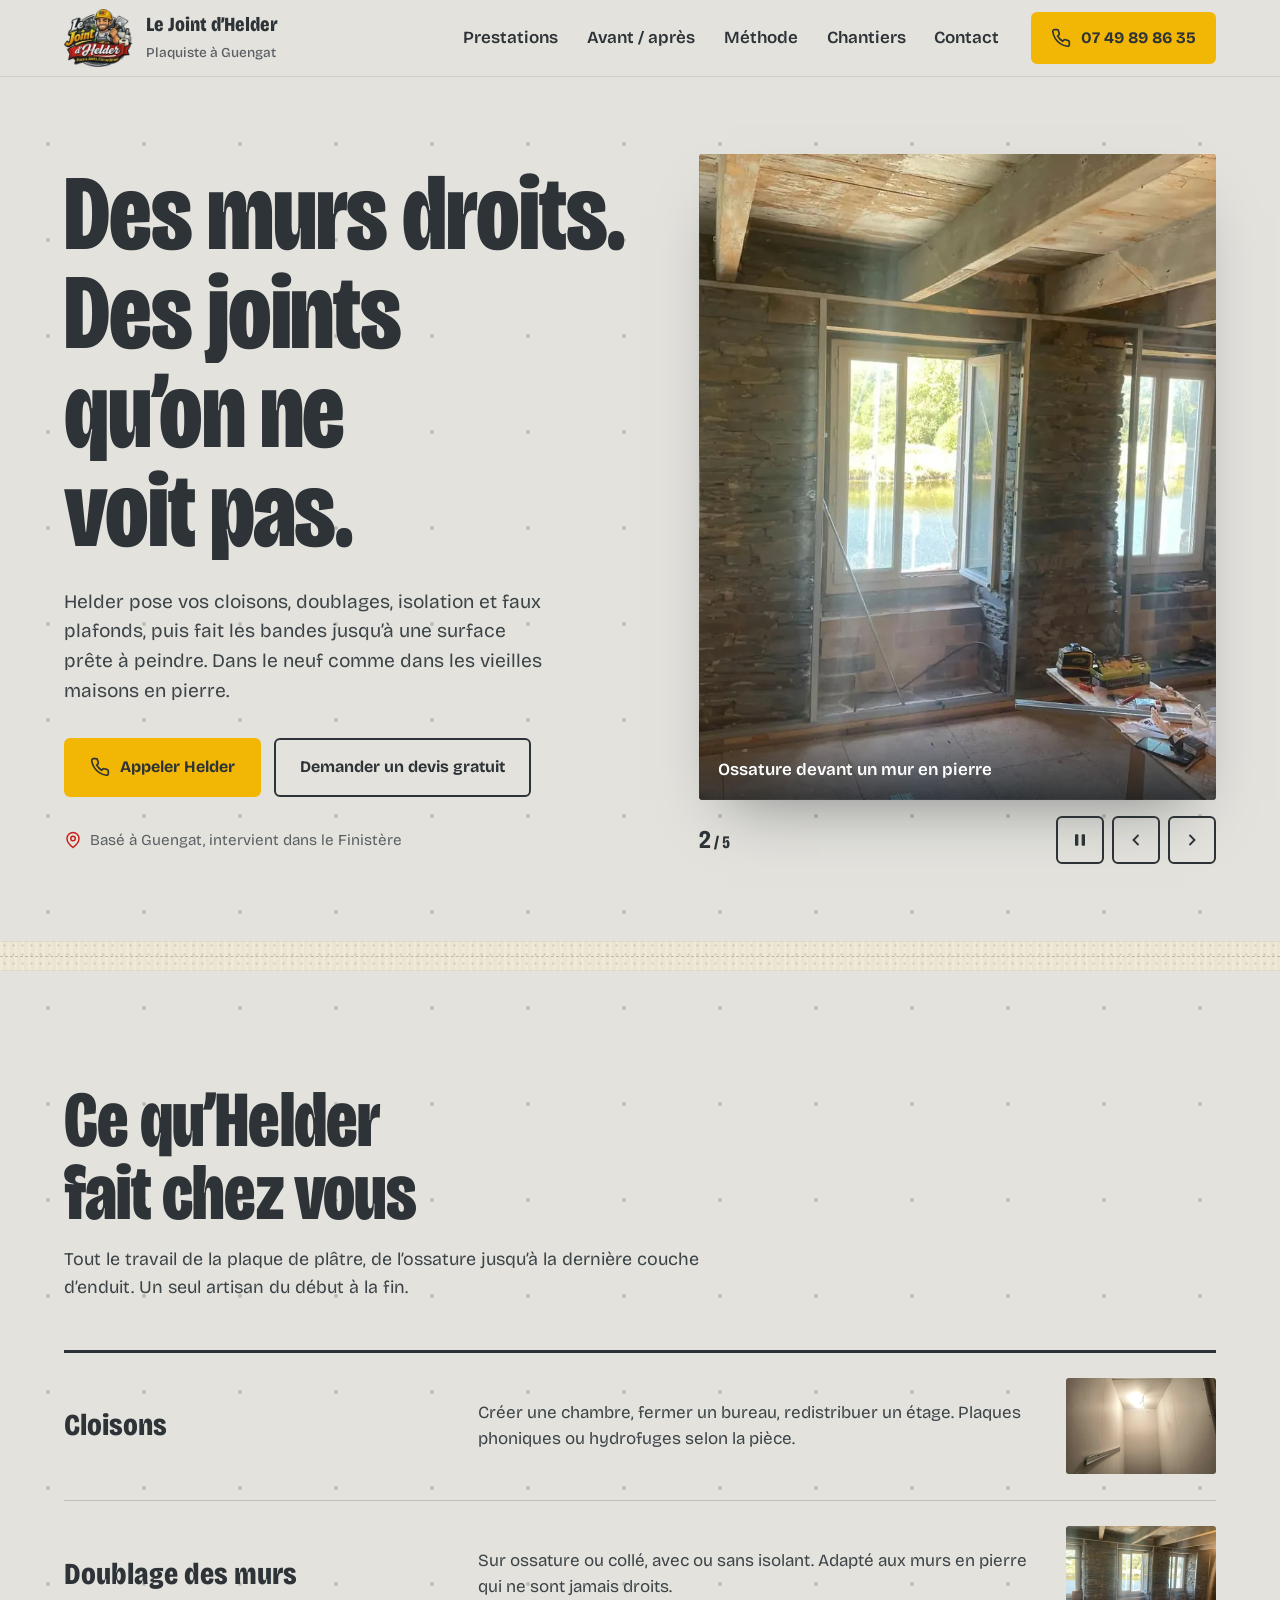
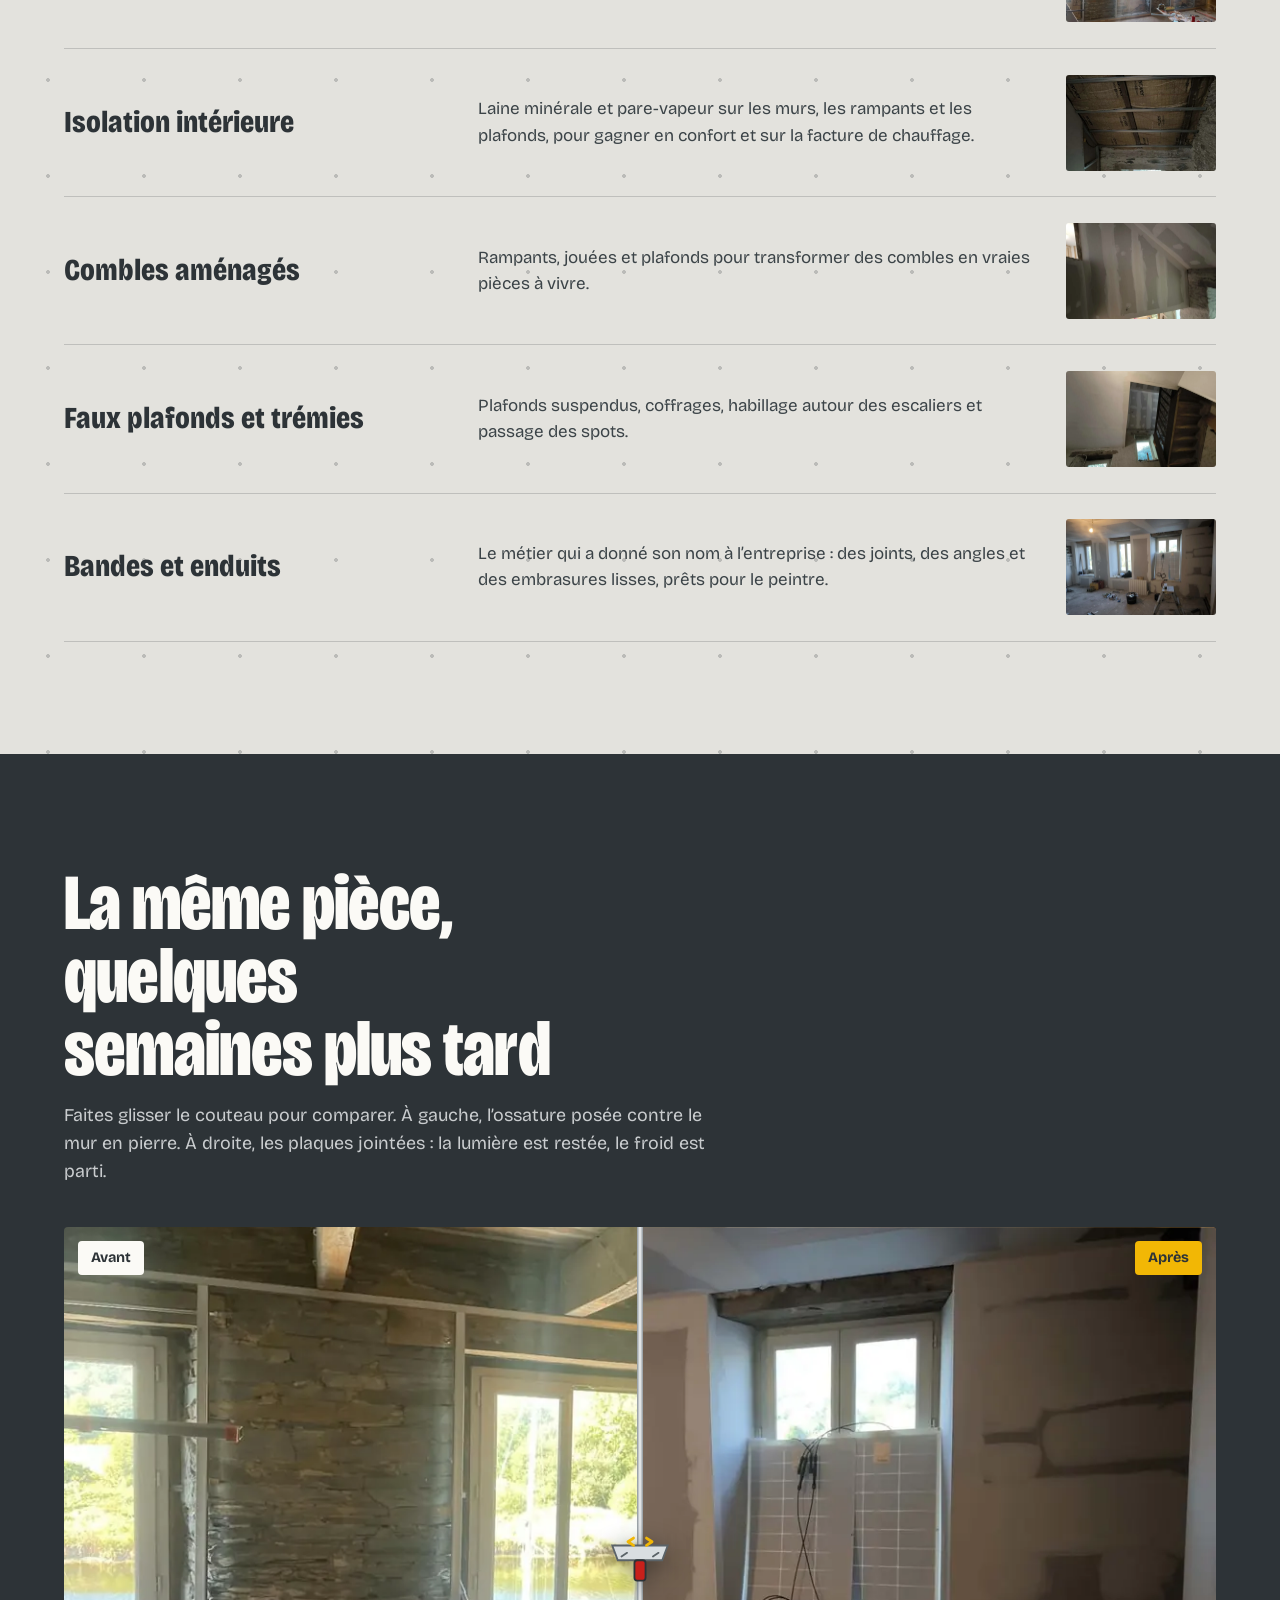
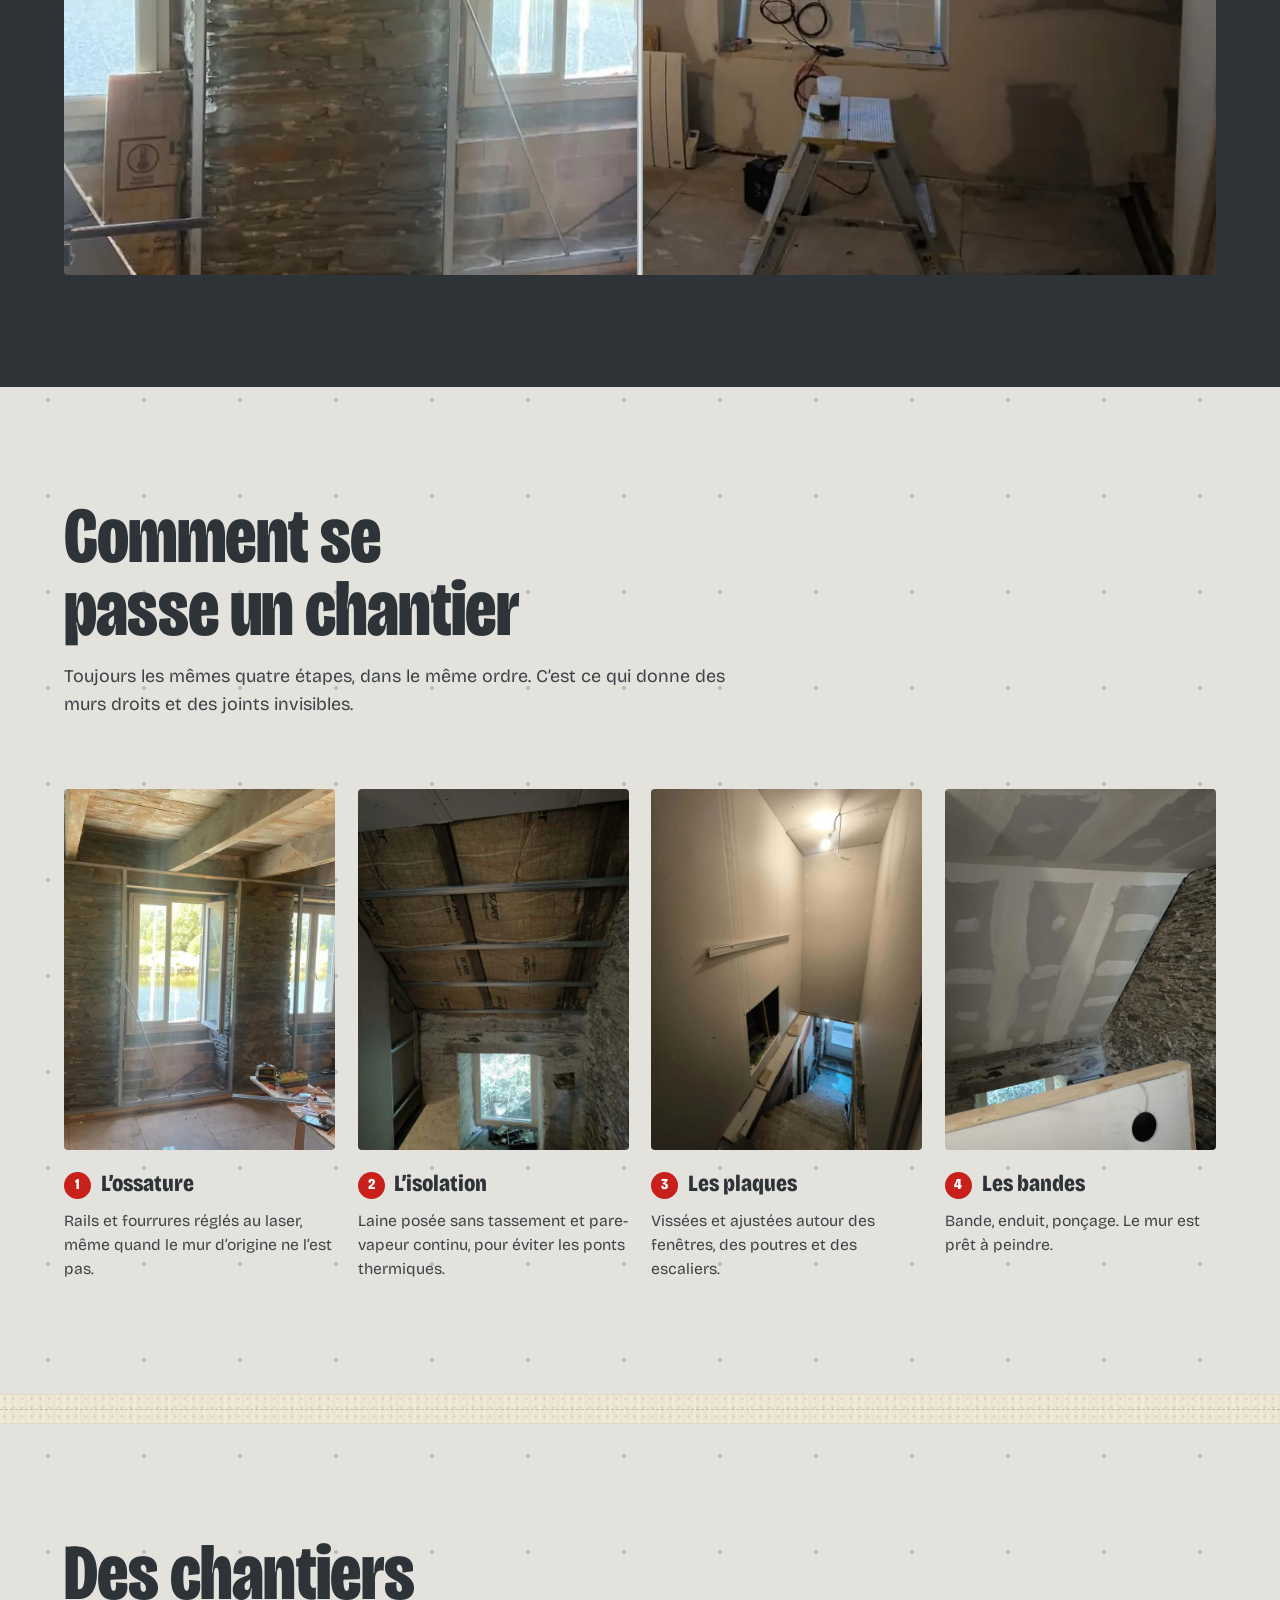
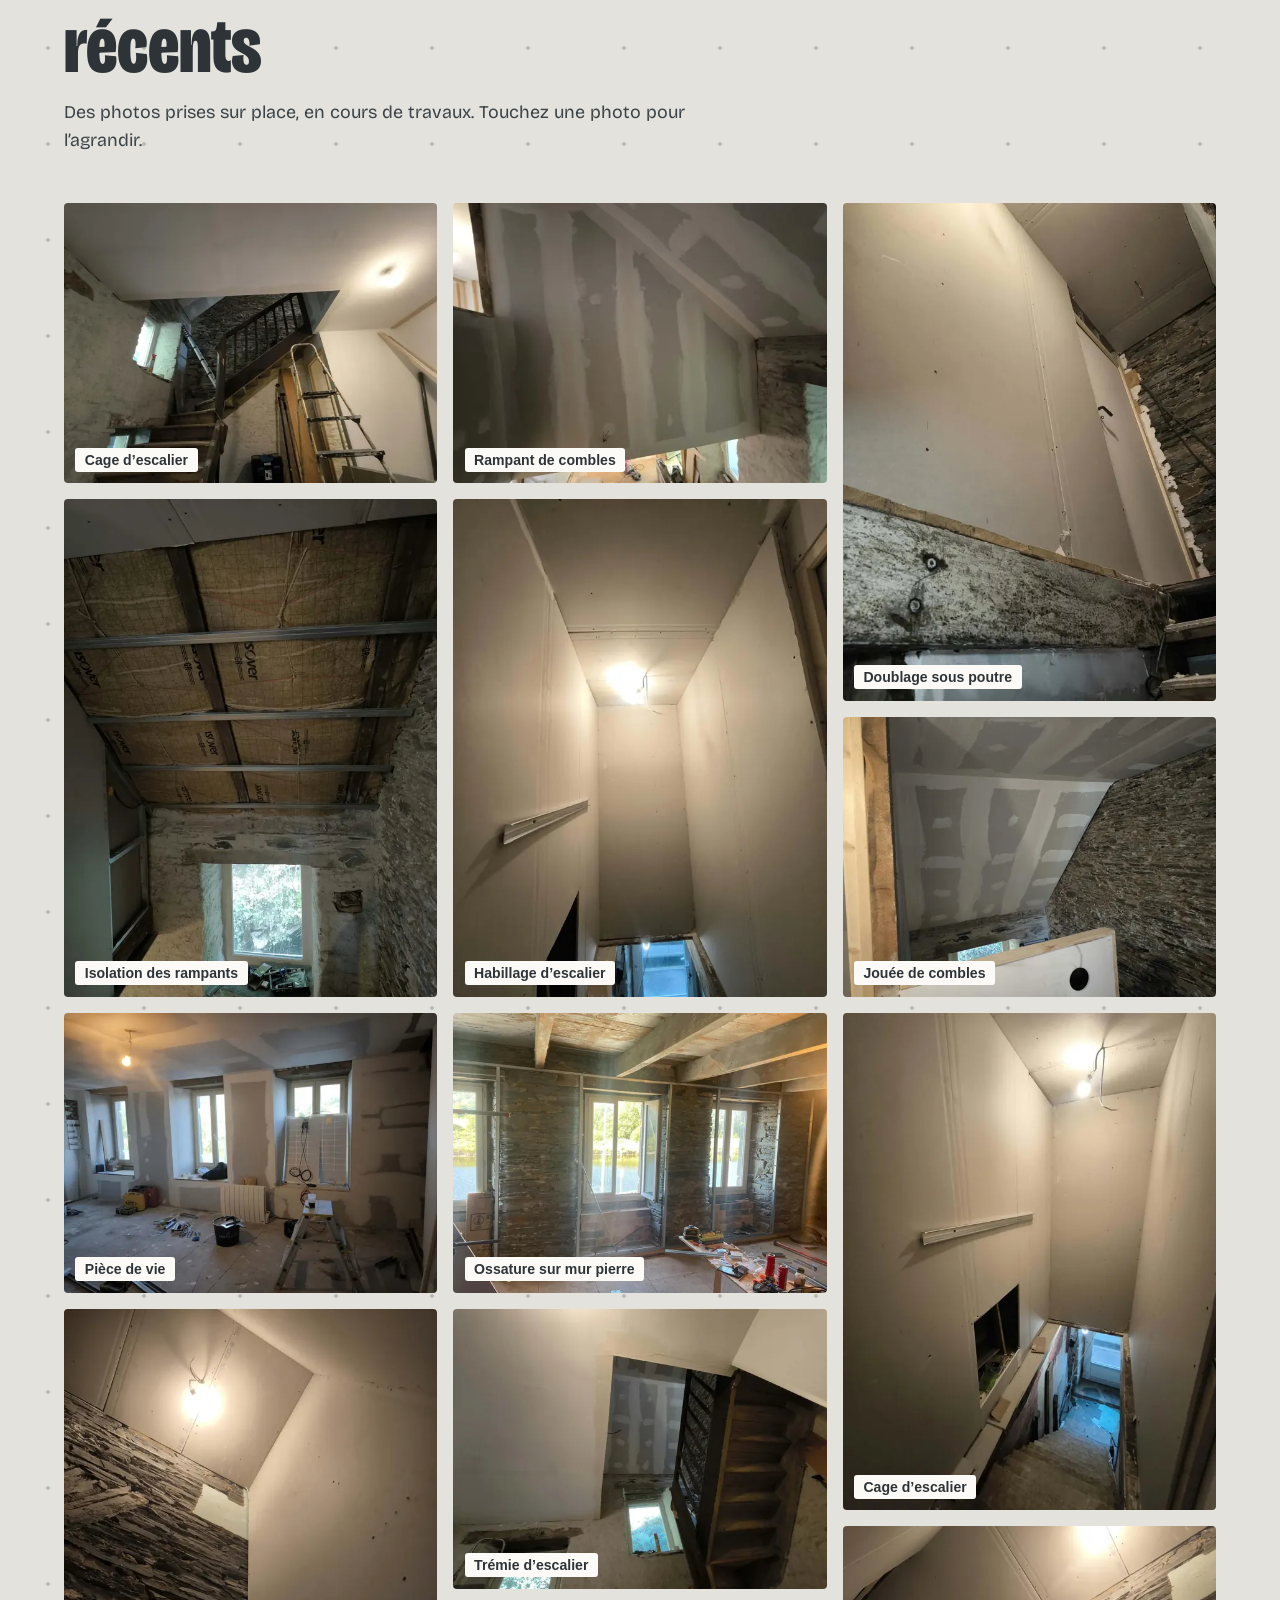
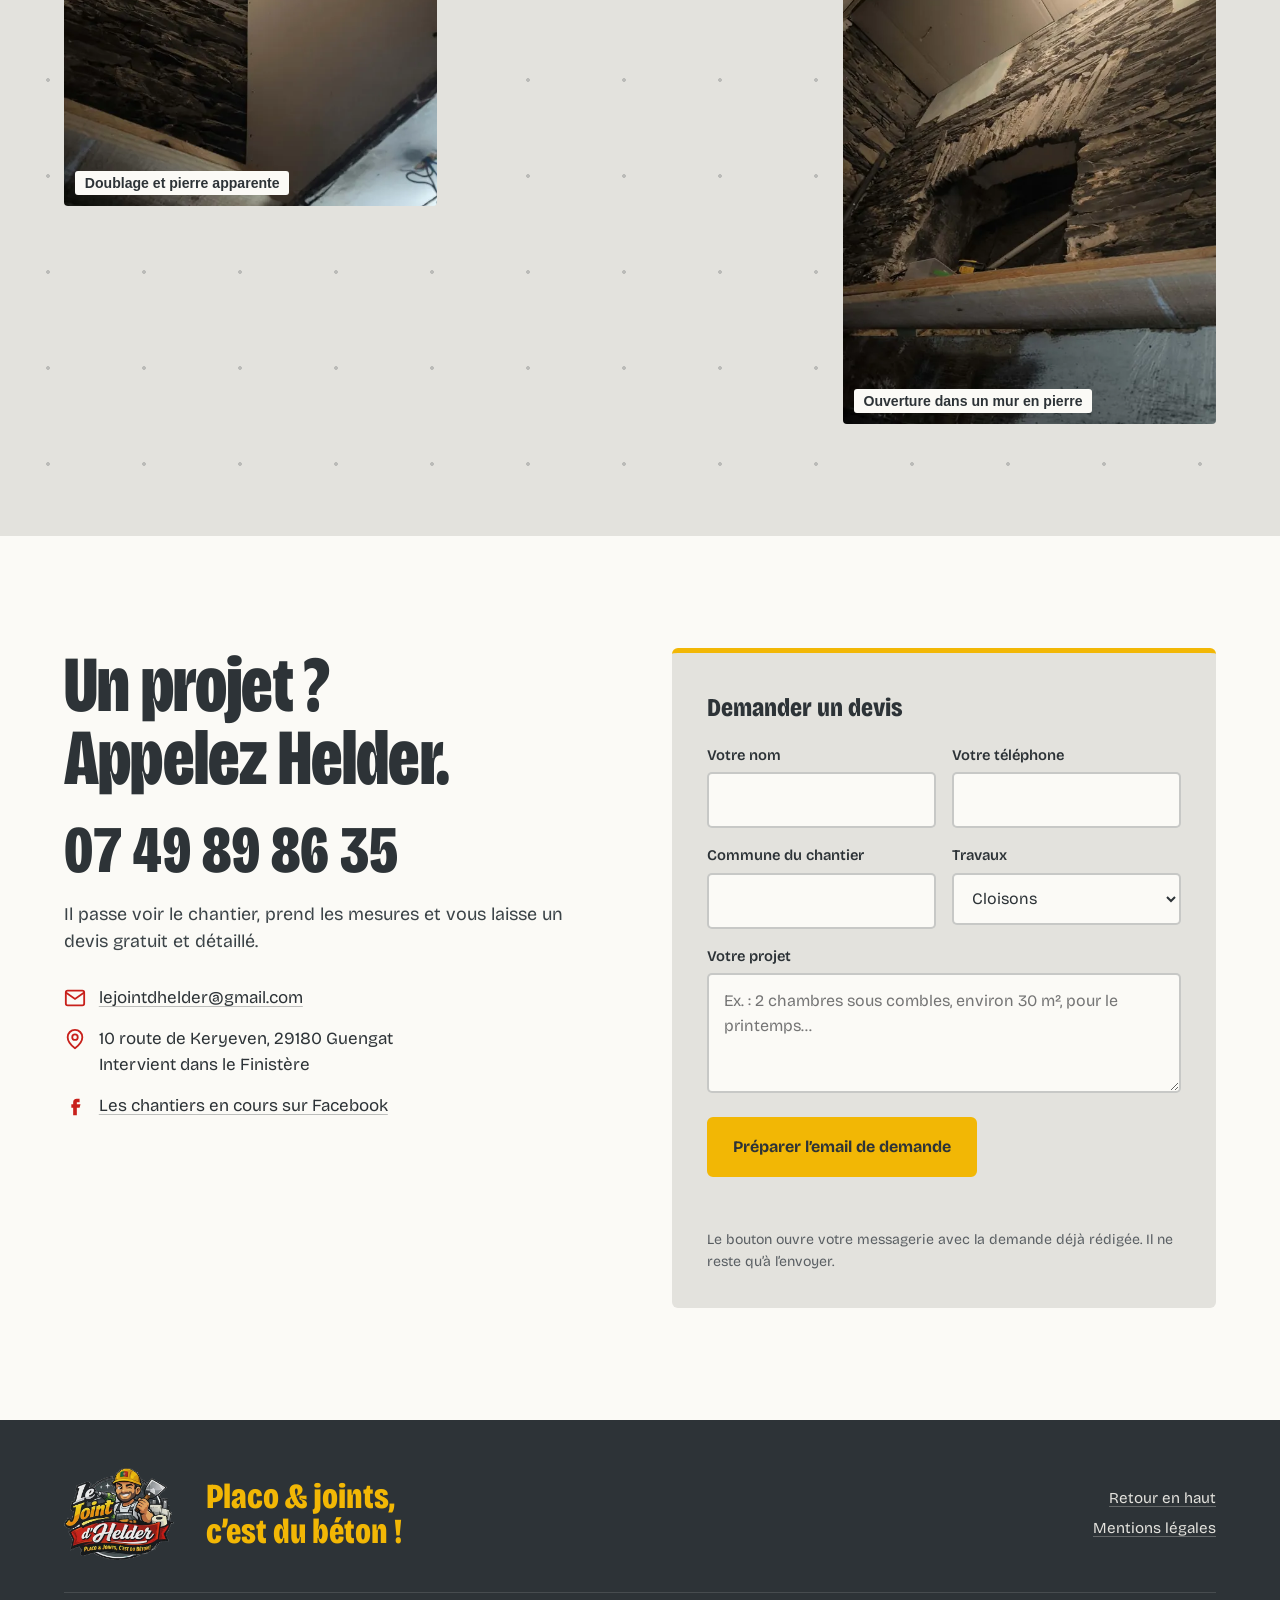
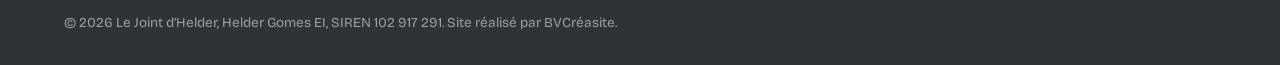
<file: index.html>
<!DOCTYPE html>
<html lang="fr">
<head>
<meta charset="UTF-8">
<meta name="viewport" content="width=device-width, initial-scale=1">
<title>Le Joint d'Helder – Plaquiste à Guengat (Finistère)</title>
<meta name="description" content="Plaquiste à Guengat (29) : cloisons, doublages, isolation, combles, bandes et enduits. Neuf et rénovation. Devis gratuit au 07 49 89 86 35.">
<meta property="og:title" content="Le Joint d'Helder – Placo & joints, c'est du béton !">
<meta property="og:description" content="Plaquiste à Guengat et alentours : cloisons, isolation, combles, bandes et enduits.">
<meta property="og:image" content="https://benjamin11700-web.github.io/Helder-gomes/photos/escalier-finition.jpg">
<meta property="og:url" content="https://benjamin11700-web.github.io/Helder-gomes/">
<meta property="og:type" content="website">
<meta property="og:locale" content="fr_FR">
<meta name="theme-color" content="#e3e2dd">
<link rel="icon" href="photos/logo-160.png">
<link rel="canonical" href="https://benjamin11700-web.github.io/Helder-gomes/">
<link rel="preload" href="fonts/bricolage.woff2" as="font" type="font/woff2" crossorigin>
<style>
@font-face{font-family:"Bricolage Grotesque";src:url(fonts/bricolage.woff2) format("woff2");font-weight:200 800;font-stretch:75% 100%;font-display:swap}
</style>
<script type="application/ld+json">
{"@context":"https://schema.org","@type":"HomeAndConstructionBusiness","name":"Le Joint d'Helder","url":"https://benjamin11700-web.github.io/Helder-gomes/","image":"https://benjamin11700-web.github.io/Helder-gomes/photos/escalier-finition.jpg","founder":"Helder Gomes","telephone":"+33749898635","email":"lejointdhelder@gmail.com","address":{"@type":"PostalAddress","streetAddress":"10 route de Keryeven","postalCode":"29180","addressLocality":"Guengat","addressCountry":"FR"},"areaServed":"Finistère","slogan":"Placo & joints, c'est du béton !"}
</script>
<style>
/* =====================================================================
   Direction : le site est une plaque de plâtre.
   Plaque  #E3E2DD · Enduit #FBFAF6 · Anthracite #2D3337
   Jaune casque #F2B705 · Rouge banderole #C8201B · Encre marquage #2F5DA8
   ===================================================================== */
:root{
  --plaque:#e3e2dd; --plaque-2:#d6d5cf; --enduit:#fbfaf6;
  --anthra:#2d3337; --anthra-2:#3c4448; --gris:#5a5f63;
  --jaune:#f2b705; --rouge:#c8201b; --encre:#2f5da8;
  --f:"Bricolage Grotesque",system-ui,sans-serif;
  --blade:cubic-bezier(.65,0,.35,1);
  --w:min(1200px,90vw);
}
*{box-sizing:border-box;margin:0;padding:0}
html{scroll-behavior:smooth;scroll-padding-top:84px}
body{font-family:var(--f);font-variation-settings:"wdth" 100;color:var(--anthra);line-height:1.55;font-size:1.0625rem;
  background-color:var(--plaque);
  /* points de vis tous les 30 cm, comme sur une vraie plaque */
  background-image:radial-gradient(circle at 50% 50%,rgba(45,51,55,.22) 1.6px,transparent 2.2px);
  background-size:96px 96px;-webkit-font-smoothing:antialiased;overflow-x:hidden}
img{display:block;max-width:100%}
a{color:inherit}
:focus-visible{outline:3px solid var(--encre);outline-offset:3px;border-radius:4px}
.wrap{width:var(--w);margin-inline:auto}
.skip{position:absolute;left:12px;top:-60px;z-index:200;background:var(--anthra);color:var(--jaune);padding:.7rem 1rem;border-radius:6px;font-weight:700;text-decoration:none}
.skip:focus{top:12px}
h1,h2,h3{text-wrap:balance}
a,button,input,select,textarea,label{touch-action:manipulation;-webkit-tap-highlight-color:rgba(242,183,5,.25)}
@media (pointer:fine){html{overscroll-behavior:none}}
.display{font-weight:800;font-variation-settings:"wdth" 75,"opsz" 96;line-height:.92;letter-spacing:-.01em}
h2.display{font-size:clamp(2.6rem,6.2vw,5rem);max-width:16ch}
.intro{max-width:56ch;color:var(--anthra-2);font-size:1.12rem;margin-top:1.1rem}

/* ---------- boutons ---------- */
.btn{display:inline-flex;align-items:center;gap:.65rem;font:inherit;font-weight:700;font-size:1rem;padding:.95rem 1.5rem;border-radius:6px;border:2px solid var(--anthra);cursor:pointer;text-decoration:none;transition:background .25s,color .25s,transform .2s}
.btn:active{transform:translateY(1px)}
.btn svg{width:20px;height:20px;flex:none}
.btn-call{background:var(--jaune);border-color:var(--jaune);color:var(--anthra)}
.btn-call:hover{background:var(--anthra);border-color:var(--anthra);color:var(--jaune)}
.btn-line{background:transparent}
.btn-line:hover{background:var(--anthra);color:var(--enduit)}

/* ---------- bande à joint (séparateur) ---------- */
.bande{height:30px;position:relative;
  background:repeating-linear-gradient(90deg,#efe9d8 0 3px,#ebe4d1 3px 7px);
  box-shadow:inset 0 1px 0 rgba(0,0,0,.06),inset 0 -1px 0 rgba(0,0,0,.06)}
.bande::before{content:"";position:absolute;left:0;right:0;top:50%;border-top:1px dashed rgba(45,51,55,.25)}
.bande::after{content:"";position:absolute;inset:0;background:radial-gradient(circle,rgba(45,51,55,.18) 1px,transparent 1.5px) 0 0/9px 9px;opacity:.6}

/* ---------- en-tête ---------- */
header{position:sticky;top:0;z-index:50;background:rgba(227,226,221,.94);backdrop-filter:blur(10px);border-bottom:1px solid rgba(45,51,55,.12)}
.nav{display:flex;align-items:center;gap:2rem;height:76px}
.brand{display:flex;align-items:center;gap:.8rem;text-decoration:none;margin-right:auto}
.brand img{height:58px;width:auto}
.brand strong{font-weight:800;font-variation-settings:"wdth" 80;font-size:1.25rem;line-height:1}
.brand span{display:block;font-size:.85rem;color:var(--gris);font-weight:500;margin-top:.15rem}
.nav ul{list-style:none;display:flex;gap:1.8rem;font-weight:600}
.nav ul a{text-decoration:none;padding:.3rem 0;border-bottom:2px solid transparent;transition:border-color .2s}
.nav ul a:hover{border-color:var(--rouge)}
.nav .btn{padding:.7rem 1.1rem}
.menu-btn{display:none;background:none;border:2px solid var(--anthra);border-radius:6px;font:inherit;font-weight:700;padding:.55rem .9rem;cursor:pointer}
@media(max-width:980px){.nav ul{display:none}.menu-btn{display:block}.nav .btn{display:none}
  body.menu-open .nav ul{display:flex;position:absolute;top:76px;left:0;right:0;flex-direction:column;gap:0;background:var(--enduit);border-bottom:3px solid var(--rouge)}
  body.menu-open .nav ul a{display:block;padding:1rem 5vw;border-bottom:1px solid var(--plaque)}}
@media(max-width:480px){.brand span{display:none}}

/* ---------- héro ---------- */
.hero{padding:clamp(2.5rem,6vw,5rem) 0 clamp(3rem,6vw,5rem)}
.hero-grid{display:grid;grid-template-columns:1.05fr .95fr;gap:clamp(2rem,5vw,5rem);align-items:center}
.hero h1{font-size:clamp(3.2rem,8.4vw,7.4rem)}
.hero h1 .l{display:block;overflow:hidden}
.hero h1 .l span{display:block;transform:translateY(105%);animation:up .9s var(--blade) forwards}
.hero h1 .l:nth-child(2) span{animation-delay:.12s}
.hero h1 .l:nth-child(3) span{animation-delay:.24s}
@keyframes up{to{transform:none}}
.hero .pitch{font-size:clamp(1.1rem,1.5vw,1.3rem);max-width:40ch;margin:1.6rem 0 2rem;color:var(--anthra-2)}
.hero .ctas{display:flex;flex-wrap:wrap;gap:.8rem}
.hero .where{margin-top:2rem;font-size:.95rem;color:var(--gris);display:flex;align-items:center;gap:.5rem}
.hero .where svg{width:18px;height:18px;color:var(--rouge)}


/* ---------- slider « couteau à enduire » ---------- */
.knife{position:relative;aspect-ratio:4/5;border-radius:4px;overflow:hidden;background:var(--plaque-2);box-shadow:0 30px 60px -30px rgba(45,51,55,.55)}
.knife .pic{position:absolute;inset:0;margin:0}
.knife .pic img{width:100%;height:100%;object-fit:cover}
.knife .pic figcaption{position:absolute;left:0;bottom:0;right:0;padding:2.2rem 1.2rem 1rem;color:#fff;font-weight:600;background:linear-gradient(0deg,rgba(20,24,26,.75),transparent)}
.knife .pic.top{clip-path:inset(0 100% 0 0);z-index:2}
.knife .pic.top.go{clip-path:inset(0 0 0 0);transition:clip-path 1.1s var(--blade)}
.knife .pic.under{z-index:1}
/* la lame + la traînée d'enduit */
.blade{position:absolute;top:-4%;bottom:-4%;left:0;width:90px;z-index:3;pointer-events:none;transform:translateX(-120px)}
.blade.go{transform:translateX(var(--to));transition:transform 1.1s var(--blade)}
.blade::before{content:"";position:absolute;right:0;top:0;bottom:0;width:12px;
  background:linear-gradient(90deg,#9aa1a6,#eef1f3 40%,#c3c9cd 60%,#7d858a);box-shadow:2px 0 6px rgba(0,0,0,.35)}
.blade::after{content:"";position:absolute;right:12px;top:0;bottom:0;width:80px;
  background:linear-gradient(90deg,rgba(251,250,246,0),rgba(251,250,246,.85) 70%,#fbfaf6)}
.knife-ui{display:flex;align-items:center;justify-content:space-between;margin-top:1rem;gap:1rem}
.knife-ui .count{font-variant-numeric:tabular-nums;font-weight:700;font-variation-settings:"wdth" 75;font-size:1.1rem}
.knife-ui .count b{font-size:1.6rem}
.knife-ui .arrows{display:flex;gap:.5rem}
.sq{width:48px;height:48px;flex:none;border-radius:6px;border:2px solid var(--anthra);background:transparent;cursor:pointer;display:grid;place-items:center;color:var(--anthra);transition:background .2s,color .2s}
.sq:hover{background:var(--anthra);color:var(--jaune)}
.sq svg{width:20px;height:20px}
@media(max-width:860px){.hero-grid{grid-template-columns:1fr}.knife{aspect-ratio:4/4.3}}

/* ---------- prestations : comme les lignes d'un devis ---------- */
.sec{padding:clamp(4rem,9vw,7rem) 0}
.lines{margin-top:3rem;border-top:3px solid var(--anthra)}
.line{display:grid;grid-template-columns:minmax(0,1.1fr) minmax(0,1.6fr) 150px;gap:2rem;align-items:center;padding:1.6rem 0;border-bottom:1px solid rgba(45,51,55,.2)}
.line h3{font-weight:800;font-variation-settings:"wdth" 80;font-size:clamp(1.4rem,2.4vw,1.9rem);line-height:1.05}
.line p{color:var(--anthra-2);max-width:52ch}
.line img{width:150px;height:96px;object-fit:cover;border-radius:3px;filter:grayscale(.15)}
@media(max-width:760px){.line{grid-template-columns:1fr 96px;gap:.6rem 1rem}.line h3{grid-column:1}.line img{grid-column:2;grid-row:1/3;width:96px;height:96px}.line p{grid-column:1}}

/* ---------- avant / après ---------- */
.ba-sec{background:var(--anthra);color:var(--enduit);background-image:none}
.ba-sec .intro{color:#c9ccce}
.ba-head{display:flex;justify-content:space-between;align-items:end;gap:2rem;flex-wrap:wrap}
.ba{position:relative;margin-top:2.6rem;aspect-ratio:16/9;border-radius:4px;overflow:hidden;user-select:none;touch-action:pan-y}
.ba img{position:absolute;inset:0;width:100%;height:100%;object-fit:cover;pointer-events:none}
.ba .after{clip-path:inset(0 0 0 var(--p,50%))}
.ba .tool{position:absolute;top:0;bottom:0;left:var(--p,50%);width:0;pointer-events:none}
.ba .tool::before{content:"";position:absolute;top:0;bottom:0;left:-3px;width:6px;background:linear-gradient(90deg,#8d959a,#f1f3f4,#8d959a)}
.ba .tool svg{position:absolute;top:50%;left:0;transform:translate(-50%,-50%);width:74px;height:74px;filter:drop-shadow(0 6px 12px rgba(0,0,0,.45))}
.ba .tag{position:absolute;top:14px;padding:.35rem .8rem;border-radius:4px;font-weight:700;font-size:.9rem}
.ba .tag.b{left:14px;background:var(--enduit);color:var(--anthra)}
.ba .tag.a{right:14px;background:var(--jaune);color:var(--anthra)}
.ba input{position:absolute;inset:0;width:100%;height:100%;opacity:0;cursor:ew-resize;margin:0}
.ba input:focus-visible + .tool::before{box-shadow:0 0 0 3px var(--jaune)}
@media(max-width:700px){.ba{aspect-ratio:4/3.4}}

/* ---------- méthode : vraie séquence, donc numérotée ---------- */
.steps{margin-top:3rem;display:grid;grid-template-columns:repeat(4,1fr);gap:1.4rem;counter-reset:s}
.step{position:relative}
.step figure{aspect-ratio:3/4;overflow:hidden;border-radius:4px;margin-bottom:1rem}
.step img{width:100%;height:100%;object-fit:cover}
.step h3{font-weight:800;font-variation-settings:"wdth" 80;font-size:1.45rem;display:flex;gap:.6rem;align-items:baseline}
.step h3::before{counter-increment:s;content:counter(s);display:inline-grid;place-items:center;width:1.7rem;height:1.7rem;border-radius:50%;background:var(--rouge);color:#fff;font-size:.95rem;flex:none;transform:translateY(-2px)}
.step p{color:var(--anthra-2);margin-top:.4rem;font-size:.98rem}
/* la bande qui relie les étapes */
.steps::before{content:"";grid-column:1/-1;grid-row:1;align-self:end;height:0}
@media(max-width:900px){.steps{grid-template-columns:1fr 1fr}}
@media(max-width:520px){.steps{grid-template-columns:1fr}.step figure{aspect-ratio:4/3}}

/* ---------- réalisations ---------- */
.gal{margin-top:3rem;columns:3 280px;column-gap:1rem}
.gal button{display:block;width:100%;margin:0 0 1rem;padding:0;border:0;background:none;cursor:zoom-in;break-inside:avoid;border-radius:4px;overflow:hidden;position:relative}
.gal img{width:100%;height:auto;transition:transform .5s ease}
.gal button:hover img{transform:scale(1.03)}
.gal span{position:absolute;left:.7rem;bottom:.7rem;background:var(--enduit);color:var(--anthra);font-weight:600;font-size:.88rem;padding:.25rem .6rem;border-radius:3px}

.lb{overscroll-behavior:contain;position:fixed;inset:0;z-index:100;background:rgba(29,33,36,.97);display:none;align-items:center;justify-content:center;flex-direction:column;gap:1rem;padding:4vw}
.lb.open{display:flex}
.lb .knife{width:min(1100px,100%);aspect-ratio:auto;height:min(78vh,820px);background:transparent;box-shadow:none}
.lb .knife .pic img{object-fit:contain}
.lb .knife .pic figcaption{display:none}
.lb-bar{display:flex;gap:.6rem;align-items:center;color:#e3e2dd}
.lb .sq{border-color:#e3e2dd;color:#e3e2dd}
.lb .sq:hover{background:var(--jaune);border-color:var(--jaune);color:var(--anthra)}
.lb-cap{min-width:14ch;text-align:center}

/* ---------- avis (masqué tant que vide) ---------- */
.avis blockquote{font-size:clamp(1.4rem,2.6vw,2rem);font-weight:600;font-variation-settings:"wdth" 85;line-height:1.25;max-width:34ch;margin-top:2rem}
.avis cite{display:block;font-style:normal;margin-top:1rem;color:var(--gris);font-weight:600}
.avis .nav-avis{display:flex;gap:.5rem;margin-top:1.5rem}

/* ---------- contact ---------- */
.contact{background:var(--enduit);background-image:none}
.contact-grid{display:grid;grid-template-columns:1fr 1fr;gap:clamp(2rem,5vw,5rem);align-items:start}
.bigtel{font-variant-numeric:tabular-nums;display:block;white-space:nowrap;font-weight:800;font-variation-settings:"wdth" 75;font-size:clamp(2.6rem,5.2vw,4.6rem);line-height:1;text-decoration:none;margin:1.4rem 0 .4rem;color:var(--anthra)}
.bigtel:hover{color:var(--rouge)}
.coords{list-style:none;margin-top:1.8rem;display:grid;gap:.9rem}
.coords li{display:flex;gap:.8rem;align-items:flex-start}
.coords svg{width:22px;height:22px;color:var(--rouge);flex:none;margin-top:2px}
.coords a{text-decoration-color:rgba(45,51,55,.3);text-underline-offset:3px}
form{display:grid;grid-template-columns:1fr 1fr;gap:1rem;background:var(--plaque);padding:clamp(1.4rem,3vw,2.2rem);border-radius:6px;border-top:5px solid var(--jaune)}
form h3{grid-column:1/-1;font-weight:800;font-variation-settings:"wdth" 80;font-size:1.6rem}
form .full{grid-column:1/-1}
label{display:block;font-weight:600;font-size:.92rem;margin-bottom:.35rem}
input,select,textarea{width:100%;font:inherit;font-size:1rem;padding:.85rem .9rem;border:2px solid rgba(45,51,55,.25);border-radius:5px;background:var(--enduit);color:var(--anthra)}
input:focus,select:focus,textarea:focus{outline:none;border-color:var(--encre)}
textarea{min-height:120px;resize:vertical}
.form-msg{grid-column:1/-1;font-weight:600;color:var(--encre);min-height:1.2em}
.form-note{grid-column:1/-1;font-size:.88rem;color:var(--gris)}
@media(max-width:860px){.contact-grid{grid-template-columns:1fr}}
@media(max-width:520px){form{grid-template-columns:1fr}}

/* ---------- pied ---------- */
footer{background:var(--anthra);color:#c9ccce;padding:3rem 0 2rem;font-size:.95rem}
.foot{display:grid;grid-template-columns:auto 1fr auto;gap:2rem;align-items:center}
.foot img{height:92px;width:auto}
.foot .slogan{font-weight:800;font-variation-settings:"wdth" 75;font-size:clamp(1.4rem,3vw,2.2rem);color:var(--jaune);line-height:1}
.foot nav{display:flex;flex-direction:column;gap:.4rem;text-align:right}
.foot nav a,.foot nav button{color:#e3e2dd;background:none;border:0;font:inherit;cursor:pointer;text-align:right;text-decoration:underline;text-underline-offset:3px;text-decoration-color:rgba(227,226,221,.3)}
.legal-line{margin-top:2rem;padding-top:1.2rem;border-top:1px solid rgba(255,255,255,.12);font-size:.85rem;color:#9aa0a4}
@media(max-width:760px){.foot{grid-template-columns:1fr}.foot nav{text-align:left}.foot nav a,.foot nav button{text-align:left}}

/* ---------- mentions légales ---------- */
dialog{overscroll-behavior:contain;border:0;border-radius:6px;max-width:680px;width:92vw;padding:clamp(1.4rem,4vw,2.6rem);background:var(--enduit);color:var(--anthra);border-top:6px solid var(--rouge)}
dialog::backdrop{background:rgba(29,33,36,.75)}
dialog h2{font-weight:800;font-variation-settings:"wdth" 80;font-size:2rem;margin-bottom:.6rem}
dialog h3{font-size:1.05rem;margin:1.2rem 0 .3rem}
dialog p{color:var(--anthra-2);font-size:.97rem}
dialog .sq{position:absolute;top:14px;right:14px;width:42px;height:42px}

.fab{position:fixed;right:16px;bottom:16px;z-index:60;display:none;align-items:center;gap:.5rem;background:var(--jaune);color:var(--anthra);font-weight:800;text-decoration:none;padding:.85rem 1.15rem;border-radius:999px;box-shadow:0 10px 24px -8px rgba(0,0,0,.45);border:2px solid var(--anthra)}
.fab svg{width:20px;height:20px}
@media(max-width:860px){.fab{display:flex}}

@media(prefers-reduced-motion:reduce){*,*::before,*::after{animation:none!important;transition:none!important}.hero h1 .l span{transform:none}}
</style>
</head>
<body>
<a class="skip" href="#contenu">Aller au contenu</a>

<header>
  <div class="wrap nav">
    <a class="brand" href="#top" aria-label="Le Joint d’Helder, accueil">
      <img src="photos/logo-160.webp" alt="" width="69" height="58">
      <div><strong translate="no">Le Joint d’Helder</strong><span>Plaquiste à Guengat</span></div>
    </a>
    <ul id="menu">
      <li><a href="#prestations">Prestations</a></li>
      <li><a href="#avant-apres">Avant / après</a></li>
      <li><a href="#methode">Méthode</a></li>
      <li><a href="#chantiers">Chantiers</a></li>
      <li><a href="#contact">Contact</a></li>
    </ul>
    <a class="btn btn-call js-tel" href="tel:+33749898635"><svg aria-hidden="true" focusable="false" viewBox="0 0 24 24" fill="none" stroke="currentColor" stroke-width="2"><path d="M22 16.9v3a2 2 0 01-2.2 2 19.8 19.8 0 01-8.6-3.1 19.5 19.5 0 01-6-6A19.8 19.8 0 012.1 4.2 2 2 0 014.1 2h3a2 2 0 012 1.7c.1.9.4 1.8.7 2.7a2 2 0 01-.5 2.1L8 9.8a16 16 0 006 6l1.3-1.3a2 2 0 012.1-.4c.9.3 1.8.6 2.7.7a2 2 0 011.7 2z"/></svg><span class="js-tel-txt">07 49 89 86 35</span></a>
    <button type="button" class="menu-btn" aria-expanded="false" aria-controls="menu">Menu</button>
  </div>
</header>

<main id="top"><span id="contenu" tabindex="-1"></span>
<!-- ================= HÉRO ================= -->
<section class="hero">
  <div class="wrap hero-grid">
    <div>
      <h1 class="display"><span class="l"><span>Des murs droits.</span></span><span class="l"><span>Des joints</span></span><span class="l"><span>qu’on ne voit pas.</span></span></h1>
      <p class="pitch">Helder pose vos cloisons, doublages, isolation et faux plafonds, puis fait les bandes jusqu’à une surface prête à peindre. Dans le neuf comme dans les vieilles maisons en pierre.</p>
      <div class="ctas">
        <a class="btn btn-call js-tel" href="tel:+33749898635"><svg aria-hidden="true" focusable="false" viewBox="0 0 24 24" fill="none" stroke="currentColor" stroke-width="2"><path d="M22 16.9v3a2 2 0 01-2.2 2 19.8 19.8 0 01-8.6-3.1 19.5 19.5 0 01-6-6A19.8 19.8 0 012.1 4.2 2 2 0 014.1 2h3a2 2 0 012 1.7c.1.9.4 1.8.7 2.7a2 2 0 01-.5 2.1L8 9.8a16 16 0 006 6l1.3-1.3a2 2 0 012.1-.4c.9.3 1.8.6 2.7.7a2 2 0 011.7 2z"/></svg>Appeler Helder</a>
        <a class="btn btn-line" href="#contact">Demander un devis gratuit</a>
      </div>
      <p class="where"><svg aria-hidden="true" focusable="false" viewBox="0 0 24 24" fill="none" stroke="currentColor" stroke-width="2"><path d="M12 22s8-6 8-12a8 8 0 10-16 0c0 6 8 12 8 12z"/><circle cx="12" cy="10" r="3"/></svg>Basé à Guengat, intervient dans le Finistère</p>
    </div>

    <div>
      <div role="region" class="knife" id="heroKnife" aria-roledescription="carrousel" aria-label="Photos de chantiers"></div>
      <div class="knife-ui">
        <p class="count" aria-live="polite"><b id="heroNum">1</b> / <span id="heroTot">5</span></p>
        <div class="arrows">
          <button type="button" class="sq" id="heroPause" aria-label="Mettre le défilement en pause" aria-pressed="false"><svg aria-hidden="true" focusable="false" viewBox="0 0 24 24" fill="currentColor"><rect x="6" y="5" width="4" height="14" rx="1"/><rect x="14" y="5" width="4" height="14" rx="1"/></svg></button>
          <button type="button" class="sq" id="heroPrev" aria-label="Photo précédente"><svg aria-hidden="true" focusable="false" viewBox="0 0 24 24" fill="none" stroke="currentColor" stroke-width="2.2"><path d="M15 6l-6 6 6 6"/></svg></button>
          <button type="button" class="sq" id="heroNext" aria-label="Photo suivante"><svg aria-hidden="true" focusable="false" viewBox="0 0 24 24" fill="none" stroke="currentColor" stroke-width="2.2"><path d="M9 6l6 6-6 6"/></svg></button>
        </div>
      </div>
    </div>
  </div>
</section>

<div class="bande" aria-hidden="true"></div>

<!-- ================= PRESTATIONS ================= -->
<section class="sec" id="prestations">
  <div class="wrap">
    <h2 class="display">Ce qu’Helder fait chez vous</h2>
    <p class="intro">Tout le travail de la plaque de plâtre, de l’ossature jusqu’à la dernière couche d’enduit. Un seul artisan du début à la fin.</p>
    <div class="lines">
      <article class="line"><h3>Cloisons</h3><p>Créer une chambre, fermer un bureau, redistribuer un étage. Plaques phoniques ou hydrofuges selon la pièce.</p><img width="1350" height="1800" src="photos/cage-escalier-1200.webp" srcset="photos/cage-escalier-600.webp 600w, photos/cage-escalier-1200.webp 1200w" sizes="(max-width: 860px) 100vw, 50vw" alt="Cloisons en plaques autour d’une cage d’escalier" loading="lazy"></article>
      <article class="line"><h3>Doublage des murs</h3><p>Sur ossature ou collé, avec ou sans isolant. Adapté aux murs en pierre qui ne sont jamais droits.</p><img width="1800" height="1350" src="photos/ossature-mur-pierre-1200.webp" srcset="photos/ossature-mur-pierre-600.webp 600w, photos/ossature-mur-pierre-1200.webp 1200w" sizes="(max-width: 860px) 100vw, 50vw" alt="Ossature métallique devant un mur en pierre" loading="lazy"></article>
      <article class="line"><h3>Isolation intérieure</h3><p>Laine minérale et pare-vapeur sur les murs, les rampants et les plafonds, pour gagner en confort et sur la facture de chauffage.</p><img width="1350" height="1800" src="photos/isolation-rampants-1200.webp" srcset="photos/isolation-rampants-600.webp 600w, photos/isolation-rampants-1200.webp 1200w" sizes="(max-width: 860px) 100vw, 50vw" alt="Laine minérale posée entre les chevrons" loading="lazy"></article>
      <article class="line"><h3>Combles aménagés</h3><p>Rampants, jouées et plafonds pour transformer des combles en vraies pièces à vivre.</p><img width="1800" height="1350" src="photos/rampant-joints-1200.webp" srcset="photos/rampant-joints-600.webp 600w, photos/rampant-joints-1200.webp 1200w" sizes="(max-width: 860px) 100vw, 50vw" alt="Rampant de combles en plaques jointées" loading="lazy"></article>
      <article class="line"><h3>Faux plafonds et trémies</h3><p>Plafonds suspendus, coffrages, habillage autour des escaliers et passage des spots.</p><img width="1800" height="1350" src="photos/tremie-escalier-1200.webp" srcset="photos/tremie-escalier-600.webp 600w, photos/tremie-escalier-1200.webp 1200w" sizes="(max-width: 860px) 100vw, 50vw" alt="Trémie d’escalier habillée en plaques" loading="lazy"></article>
      <article class="line"><h3>Bandes et enduits</h3><p>Le métier qui a donné son nom à l’entreprise : des joints, des angles et des embrasures lisses, prêts pour le peintre.</p><img width="1800" height="1350" src="photos/piece-plaques-jointees-1200.webp" srcset="photos/piece-plaques-jointees-600.webp 600w, photos/piece-plaques-jointees-1200.webp 1200w" sizes="(max-width: 860px) 100vw, 50vw" alt="Pièce aux plaques jointées" loading="lazy"></article>
    </div>
  </div>
</section>

<!-- ================= AVANT / APRÈS ================= -->
<section class="sec ba-sec" id="avant-apres">
  <div class="wrap">
    <div class="ba-head">
      <div>
        <h2 class="display">La même pièce, quelques semaines plus tard</h2>
        <p class="intro">Faites glisser le couteau pour comparer. À gauche, l’ossature posée contre le mur en pierre. À droite, les plaques jointées : la lumière est restée, le froid est parti.</p>
      </div>
    </div>
    <div class="ba" id="ba">
      <img width="1800" height="1350" src="photos/ossature-mur-pierre-1200.webp" srcset="photos/ossature-mur-pierre-600.webp 600w, photos/ossature-mur-pierre-1200.webp 1200w" sizes="(max-width: 860px) 100vw, 50vw" alt="Avant : mur en pierre avec ossature métallique">
      <img width="1800" height="1350" class="after" src="photos/piece-plaques-jointees-1200.webp" srcset="photos/piece-plaques-jointees-600.webp 600w, photos/piece-plaques-jointees-1200.webp 1200w" sizes="(max-width: 860px) 100vw, 50vw" alt="Après : murs et plafond en plaques jointées">
      <span class="tag b">Avant</span><span class="tag a">Après</span>
      <input type="range" min="0" max="100" value="50" aria-label="Comparer avant et après">
      <div class="tool"><svg viewBox="0 0 80 80" aria-hidden="true"><path d="M10 34h60l-6 16H16z" fill="#d9dee1" stroke="#5b6368" stroke-width="2"/><rect x="34" y="50" width="12" height="22" rx="3" fill="#c8201b" stroke="#2d3337" stroke-width="2"/><path d="M26 42l-6 4M60 42l-6 4" stroke="#5b6368" stroke-width="2" stroke-linecap="round"/><path d="M33 26l-6 4 6 4M47 26l6 4-6 4" fill="none" stroke="#f2b705" stroke-width="3" stroke-linecap="round" stroke-linejoin="round"/></svg></div>
    </div>
  </div>
</section>

<!-- ================= MÉTHODE ================= -->
<section class="sec" id="methode">
  <div class="wrap">
    <h2 class="display">Comment se passe un chantier</h2>
    <p class="intro">Toujours les mêmes quatre étapes, dans le même ordre. C’est ce qui donne des murs droits et des joints invisibles.</p>
    <div class="steps">
      <div class="step"><figure><img width="1800" height="1350" src="photos/ossature-mur-pierre-1200.webp" srcset="photos/ossature-mur-pierre-600.webp 600w, photos/ossature-mur-pierre-1200.webp 1200w" sizes="(max-width: 860px) 100vw, 50vw" alt="Ossature métallique alignée" loading="lazy"></figure><h3>L’ossature</h3><p>Rails et fourrures réglés au laser, même quand le mur d’origine ne l’est pas.</p></div>
      <div class="step"><figure><img width="1350" height="1800" src="photos/isolation-rampants-1200.webp" srcset="photos/isolation-rampants-600.webp 600w, photos/isolation-rampants-1200.webp 1200w" sizes="(max-width: 860px) 100vw, 50vw" alt="Isolation des rampants" loading="lazy"></figure><h3>L’isolation</h3><p>Laine posée sans tassement et pare-vapeur continu, pour éviter les ponts thermiques.</p></div>
      <div class="step"><figure><img width="1350" height="1800" src="photos/cage-escalier-haut-1200.webp" srcset="photos/cage-escalier-haut-600.webp 600w, photos/cage-escalier-haut-1200.webp 1200w" sizes="(max-width: 860px) 100vw, 50vw" alt="Plaques vissées dans une cage d’escalier" loading="lazy"></figure><h3>Les plaques</h3><p>Vissées et ajustées autour des fenêtres, des poutres et des escaliers.</p></div>
      <div class="step"><figure><img width="1800" height="1350" src="photos/combles-joints-1200.webp" srcset="photos/combles-joints-600.webp 600w, photos/combles-joints-1200.webp 1200w" sizes="(max-width: 860px) 100vw, 50vw" alt="Bandes et enduit sur un rampant" loading="lazy"></figure><h3>Les bandes</h3><p>Bande, enduit, ponçage. Le mur est prêt à peindre.</p></div>
    </div>
  </div>
</section>

<div class="bande" aria-hidden="true"></div>

<!-- ================= CHANTIERS ================= -->
<section class="sec" id="chantiers">
  <div class="wrap">
    <h2 class="display">Des chantiers récents</h2>
    <p class="intro">Des photos prises sur place, en cours de travaux. Touchez une photo pour l’agrandir.</p>
    <div class="gal" id="gal"></div>
  </div>
</section>

<div class="lb" id="lb" role="dialog" aria-modal="true" aria-label="Photo agrandie">
  <div class="knife" id="lbKnife"></div>
  <div class="lb-bar">
    <button type="button" class="sq" id="lbPrev" aria-label="Photo précédente"><svg aria-hidden="true" focusable="false" viewBox="0 0 24 24" fill="none" stroke="currentColor" stroke-width="2.2"><path d="M15 6l-6 6 6 6"/></svg></button>
    <span class="lb-cap" id="lbCap"></span>
    <button type="button" class="sq" id="lbNext" aria-label="Photo suivante"><svg aria-hidden="true" focusable="false" viewBox="0 0 24 24" fill="none" stroke="currentColor" stroke-width="2.2"><path d="M9 6l6 6-6 6"/></svg></button>
    <button type="button" class="sq" id="lbClose" aria-label="Fermer"><svg aria-hidden="true" focusable="false" viewBox="0 0 24 24" fill="none" stroke="currentColor" stroke-width="2.2"><path d="M6 6l12 12M18 6L6 18"/></svg></button>
  </div>
</div>

<!-- ================= AVIS (s’affiche quand CONFIG.avis est rempli) ================= -->
<section class="sec avis" id="avis" hidden>
  <div class="wrap">
    <h2 class="display">Ce qu’en disent les clients</h2>
    <div id="avisBox"></div>
    <div class="nav-avis">
      <button type="button" class="sq" id="avPrev" aria-label="Avis précédent"><svg aria-hidden="true" focusable="false" viewBox="0 0 24 24" fill="none" stroke="currentColor" stroke-width="2.2"><path d="M15 6l-6 6 6 6"/></svg></button>
      <button type="button" class="sq" id="avNext" aria-label="Avis suivant"><svg aria-hidden="true" focusable="false" viewBox="0 0 24 24" fill="none" stroke="currentColor" stroke-width="2.2"><path d="M9 6l6 6-6 6"/></svg></button>
    </div>
  </div>
</section>

<!-- ================= CONTACT ================= -->
<section class="sec contact" id="contact">
  <div class="wrap contact-grid">
    <div>
      <h2 class="display">Un projet ? Appelez Helder.</h2>
      <a class="bigtel js-tel" href="tel:+33749898635"><span class="js-tel-txt">07 49 89 86 35</span></a>
      <p class="intro">Il passe voir le chantier, prend les mesures et vous laisse un devis gratuit et détaillé.</p>
      <ul class="coords">
        <li><svg aria-hidden="true" focusable="false" viewBox="0 0 24 24" fill="none" stroke="currentColor" stroke-width="2"><rect x="2" y="4" width="20" height="16" rx="2"/><path d="M22 6l-10 7L2 6"/></svg><a class="js-mail" href="mailto:lejointdhelder@gmail.com">lejointdhelder@gmail.com</a></li>
        <li><svg aria-hidden="true" focusable="false" viewBox="0 0 24 24" fill="none" stroke="currentColor" stroke-width="2"><path d="M12 22s8-6 8-12a8 8 0 10-16 0c0 6 8 12 8 12z"/><circle cx="12" cy="10" r="3"/></svg><span>10 route de Keryeven, 29180 Guengat<br>Intervient dans le Finistère</span></li>
        <li><svg aria-hidden="true" focusable="false" viewBox="0 0 24 24" fill="currentColor"><path d="M14 8h3V4h-3a4 4 0 00-4 4v2H8v4h2v8h4v-8h3l1-4h-4V8z"/></svg><a class="js-fb" href="#" target="_blank" rel="noopener">Les chantiers en cours sur Facebook</a></li>
      </ul>
    </div>
    <form id="devis" novalidate>
      <h3>Demander un devis</h3>
      <div><label for="f-nom">Votre nom</label><input type="text" id="f-nom" name="nom" autocomplete="name" required></div>
      <div><label for="f-tel">Votre téléphone</label><input id="f-tel" name="tel" type="tel" autocomplete="tel" required></div>
      <div><label for="f-ville">Commune du chantier</label><input type="text" id="f-ville" name="ville" autocomplete="address-level2"></div>
      <div><label for="f-type">Travaux</label><select id="f-type" name="type"><option>Cloisons</option><option>Doublage ou isolation</option><option>Combles</option><option>Faux plafond</option><option>Bandes et enduits</option><option>Rénovation complète</option><option>Autre</option></select></div>
      <div class="full"><label for="f-msg">Votre projet</label><textarea id="f-msg" name="msg" placeholder="Ex. : 2 chambres sous combles, environ 30 m², pour le printemps…"></textarea></div>
      <div class="full"><button class="btn btn-call" type="submit">Préparer l’email de demande</button></div>
      <p class="form-msg" id="formMsg" aria-live="polite"></p>
      <p class="form-note">Le bouton ouvre votre messagerie avec la demande déjà rédigée. Il ne reste qu’à l’envoyer.</p>
    </form>
  </div>
</section>
</main>

<footer>
  <div class="wrap">
    <div class="foot">
      <img src="photos/logo-400.webp" alt="Le Joint d’Helder" width="110" height="92" loading="lazy">
      <p class="slogan" translate="no">Placo &amp; joints,<br>c’est du béton !</p>
      <nav aria-label="Pied de page"><a href="#top">Retour en haut</a><button type="button" id="mlOpen">Mentions légales</button></nav>
    </div>
    <p class="legal-line">© <span id="yr"></span> Le Joint d’Helder, Helder Gomes EI, SIREN 102 917 291. Site réalisé par BVCréasite.</p>
  </div>
</footer>

<dialog id="ml" aria-labelledby="mlTitle">
  <button type="button" class="sq" id="mlClose" aria-label="Fermer"><svg aria-hidden="true" focusable="false" viewBox="0 0 24 24" fill="none" stroke="currentColor" stroke-width="2.2"><path d="M6 6l12 12M18 6L6 18"/></svg></button>
  <h2 id="mlTitle">Mentions légales</h2>
  <h3>Éditeur du site</h3>
  <p>Le Joint d’Helder, Helder Gomes EI (entrepreneur individuel)<br>10 route de Keryeven, 29180 Guengat<br>SIREN : 102 917 291<br>Téléphone : 07 49 89 86 35<br>Email : lejointdhelder@gmail.com<br>Directeur de la publication : Helder Gomes</p>
  <h3>Hébergement</h3>
  <p>GitHub Pages, GitHub, Inc., 88 Colin P. Kelly Jr. Street, San Francisco, CA 94107, États-Unis.</p>
  <h3>Conception</h3>
  <p>Site réalisé par BVCréasite.</p>
  <h3>Propriété intellectuelle</h3>
  <p>Les textes, photos et le logo de ce site appartiennent au Joint d’Helder. Toute reproduction sans autorisation est interdite.</p>
  <h3>Données personnelles</h3>
  <p>Ce site ne dépose aucun cookie de suivi et ne collecte aucune donnée automatiquement. Le formulaire de devis ouvre votre messagerie : les informations que vous envoyez servent uniquement à répondre à votre demande et ne sont jamais transmises à des tiers. Pour en demander la suppression, écrivez à lejointdhelder@gmail.com.</p>
</dialog>

<aside aria-label="Appel rapide"><a class="fab js-tel" href="tel:+33749898635" aria-label="Appeler Helder au 07 49 89 86 35"><svg aria-hidden="true" focusable="false" viewBox="0 0 24 24" fill="none" stroke="currentColor" stroke-width="2.2"><path d="M22 16.9v3a2 2 0 01-2.2 2 19.8 19.8 0 01-8.6-3.1 19.5 19.5 0 01-6-6A19.8 19.8 0 012.1 4.2 2 2 0 014.1 2h3a2 2 0 012 1.7c.1.9.4 1.8.7 2.7a2 2 0 01-.5 2.1L8 9.8a16 16 0 006 6l1.3-1.3a2 2 0 012.1-.4c.9.3 1.8.6 2.7.7a2 2 0 011.7 2z"/></svg>Appeler</a></aside>

<script>
/* =========================================================
   ✏️  CONFIG : les infos à modifier sont ici
   ========================================================= */
const CONFIG = {
  tel: "07 49 89 86 35",
  email: "lejointdhelder@gmail.com",
  facebook: "https://www.facebook.com/share/1DxRExD9U9/",
  // Avis réels uniquement (copiés depuis Google ou Facebook). Vide = section masquée.
  avis: [
    // { texte: "…", auteur: "Prénom N., Quimper" },
  ]
};

/* Photos du carrousel d’accueil */
const DIMS = {"escalier-finition.jpg": [1800, 1350], "mur-pierre-ouverture.jpg": [1350, 1800], "tremie-plafond.jpg": [1800, 1350], "cage-escalier-haut.jpg": [1350, 1800], "piece-plaques-jointees.jpg": [1800, 1350], "doublage-poutre.jpg": [1350, 1800], "plafond-rampant.jpg": [1350, 1800], "ossature-mur-pierre.jpg": [1800, 1350], "rampant-joints.jpg": [1800, 1350], "doublage-pierre.jpg": [1350, 1800], "cage-escalier.jpg": [1350, 1800], "combles-joints.jpg": [1800, 1350], "isolation-rampants.jpg": [1350, 1800], "tremie-escalier.jpg": [1800, 1350]};
const HERO = [
  ["escalier-finition.jpg","Cage d’escalier rénovée"],
  ["ossature-mur-pierre.jpg","Ossature devant un mur en pierre"],
  ["isolation-rampants.jpg","Isolation des rampants"],
  ["piece-plaques-jointees.jpg","Pièce de vie, bandes terminées"],
  ["cage-escalier-haut.jpg","Cage d’escalier en plaques"]
];
/* Galerie des chantiers */
const GALERIE = [
  ["escalier-finition.jpg","Cage d’escalier"],
  ["isolation-rampants.jpg","Isolation des rampants"],
  ["piece-plaques-jointees.jpg","Pièce de vie"],
  ["doublage-pierre.jpg","Doublage et pierre apparente"],
  ["rampant-joints.jpg","Rampant de combles"],
  ["cage-escalier.jpg","Habillage d’escalier"],
  ["ossature-mur-pierre.jpg","Ossature sur mur pierre"],
  ["tremie-escalier.jpg","Trémie d’escalier"],
  ["doublage-poutre.jpg","Doublage sous poutre"],
  ["combles-joints.jpg","Jouée de combles"],
  ["cage-escalier-haut.jpg","Cage d’escalier"],
  ["mur-pierre-ouverture.jpg","Ouverture dans un mur en pierre"]
];

/* ---------- coordonnées ---------- */
const telHref="tel:+33"+CONFIG.tel.replace(/\s/g,"").replace(/^0/,"");
document.querySelectorAll(".js-tel").forEach(a=>a.href=telHref);
document.querySelectorAll(".js-tel-txt").forEach(s=>s.textContent=CONFIG.tel);
document.querySelectorAll(".js-mail").forEach(a=>{a.href="mailto:"+CONFIG.email;a.textContent=CONFIG.email});
document.querySelectorAll(".js-fb").forEach(a=>a.href=CONFIG.facebook);
document.getElementById("yr").textContent=new Date().getFullYear();

/* ---------- menu mobile ---------- */
const mb=document.querySelector(".menu-btn");
mb.onclick=()=>{const o=document.body.classList.toggle("menu-open");mb.setAttribute("aria-expanded",o);mb.textContent=o?"Fermer":"Menu"};
document.querySelectorAll("#menu a").forEach(a=>a.onclick=()=>{document.body.classList.remove("menu-open");mb.setAttribute("aria-expanded",false);mb.textContent="Menu"});

/* ---------- transition « couteau à enduire » ----------
   La nouvelle photo est révélée par une lame qui balaie l’image
   en laissant une traînée d’enduit. Réutilisée par le héro et la visionneuse. */
const reduce=matchMedia("(prefers-reduced-motion: reduce)").matches;
function Knife(el,items,onChange){
  let i=0,busy=false;
  const blade=document.createElement("div");blade.className="blade";el.appendChild(blade);
  const fig=(k)=>{const f=document.createElement("figure");f.className="pic";
    const d=DIMS[items[k][0]]||[1800,1350];f.innerHTML=`<img src="photos/${items[k][0].replace(".jpg","-1200.webp")}" alt="" width="${d[0]}" height="${d[1]}"${k===0&&!el.closest(".lb")?' fetchpriority="high"':""}><figcaption aria-hidden="true"></figcaption>`;
    f.querySelector("img").alt=items[k][1];f.querySelector("figcaption").textContent=items[k][1];return f};
  let cur=fig(0);cur.classList.add("under");el.insertBefore(cur,blade);
  let pending=null;
  function go(n,dir=1){
    if(busy){pending=dir;return} /* clic pendant une transition : enchaîné juste après */
    n=(n+items.length)%items.length;if(n===i)return;busy=true;i=n;
    const nx=fig(i);el.insertBefore(nx,blade);
    if(reduce){cur.remove();nx.classList.add("under");cur=nx;busy=false;onChange&&onChange(i);return}
    const w=el.offsetWidth;
    // sens du balayage : vers la droite pour « suivant », vers la gauche pour « précédent »
    if(dir>0){nx.style.clipPath="inset(0 100% 0 0)";blade.style.transform="translateX(-120px) scaleX(1)";blade.style.setProperty("--to",(w+30)+"px")}
    else{nx.style.clipPath="inset(0 0 0 100%)";blade.style.transform=`translateX(${w+30}px) scaleX(-1)`;blade.style.setProperty("--to","-120px")}
    nx.classList.add("top");void nx.offsetWidth;
    nx.style.transition="clip-path 1.1s cubic-bezier(.65,0,.35,1)";nx.style.clipPath="inset(0 0 0 0)";
    blade.style.transition="transform 1.1s cubic-bezier(.65,0,.35,1)";
    blade.style.transform=dir>0?`translateX(${w+30}px) scaleX(1)`:"translateX(-120px) scaleX(-1)";
    onChange&&onChange(i);
    setTimeout(()=>{cur.remove();nx.className="pic under";nx.style.cssText="";blade.style.transition="none";blade.style.transform="translateX(-120px)";cur=nx;busy=false;if(pending!==null){const d=pending;pending=null;go(i+d,d)}},1150);
  }
  return{go,next:()=>go(i+1,1),prev:()=>go(i-1,-1),get i(){return i},set(n){/* sans animation */i=n;const f=fig(n);f.classList.add("under");el.insertBefore(f,blade);cur.remove();cur=f}};
}

/* ---------- héro ---------- */
(()=>{const el=document.getElementById("heroKnife");
  document.getElementById("heroTot").textContent=HERO.length;
  const k=Knife(el,HERO,i=>document.getElementById("heroNum").textContent=i+1);
  let t,paused=reduce;const auto=()=>{clearTimeout(t);if(!paused)t=setTimeout(()=>{k.next();auto()},6000)};
  const pb=document.getElementById("heroPause");
  const icoPause='<svg aria-hidden="true" focusable="false" viewBox="0 0 24 24" fill="currentColor"><rect x="6" y="5" width="4" height="14" rx="1"/><rect x="14" y="5" width="4" height="14" rx="1"/></svg>';
  const icoPlay='<svg aria-hidden="true" focusable="false" viewBox="0 0 24 24" fill="currentColor"><path d="M8 5v14l11-7z"/></svg>';
  const sync=()=>{pb.innerHTML=paused?icoPlay:icoPause;pb.setAttribute("aria-label",paused?"Reprendre le défilement":"Mettre le défilement en pause");pb.setAttribute("aria-pressed",paused)};
  pb.onclick=()=>{paused=!paused;sync();paused?clearTimeout(t):auto()};sync();
  document.getElementById("heroNext").onclick=()=>{k.next();if(!paused)auto()};
  document.getElementById("heroPrev").onclick=()=>{k.prev();if(!paused)auto()};
  let x0=null;el.addEventListener("touchstart",e=>x0=e.touches[0].clientX,{passive:true});
  el.addEventListener("touchend",e=>{if(x0===null)return;const d=e.changedTouches[0].clientX-x0;if(Math.abs(d)>45){d<0?k.next():k.prev();if(!paused)auto()}x0=null});
  el.addEventListener("mouseenter",()=>clearTimeout(t));el.addEventListener("mouseleave",()=>{if(!paused)auto()});
  // premier passage de lame au chargement : le seul effet automatique de la page
  if(!paused)setTimeout(()=>{k.next();auto()},1400);
})();

/* ---------- avant / après ---------- */
(()=>{const ba=document.getElementById("ba"),r=ba.querySelector("input");
  r.addEventListener("input",()=>ba.style.setProperty("--p",r.value+"%"));})();

/* ---------- galerie + visionneuse ---------- */
(()=>{const gal=document.getElementById("gal"),lb=document.getElementById("lb"),cap=document.getElementById("lbCap");
  let k=null,last=null;
  GALERIE.forEach(([f,t],n)=>{const b=document.createElement("button");b.type="button";
    const d=DIMS[f]||[1800,1350];b.innerHTML=`<img src="photos/${f.replace(".jpg","-600.webp")}" srcset="photos/${f.replace(".jpg","-600.webp")} 600w, photos/${f.replace(".jpg","-1200.webp")} 1200w" sizes="(max-width: 860px) 50vw, 33vw" alt="" width="${d[0]}" height="${d[1]}" loading="lazy"><span aria-hidden="true"></span>`;b.setAttribute("aria-label","Agrandir : "+t);b.querySelector("img").alt=t;b.querySelector("span").textContent=t;
    b.onclick=()=>open(n);gal.appendChild(b)});
  const upd=i=>cap.textContent=`${GALERIE[i][1]} (${i+1}/${GALERIE.length})`;
  function open(n){last=document.activeElement;lb.classList.add("open");document.body.style.overflow="hidden";
    const el=document.getElementById("lbKnife");el.innerHTML="";k=Knife(el,GALERIE,upd);if(n)k.set(n);upd(n);document.getElementById("lbClose").focus()}
  function close(){lb.classList.remove("open");document.body.style.overflow="";last&&last.focus()}
  document.getElementById("lbNext").onclick=()=>k.next();
  document.getElementById("lbPrev").onclick=()=>k.prev();
  document.getElementById("lbClose").onclick=close;
  lb.addEventListener("click",e=>{if(e.target===lb)close()});
  addEventListener("keydown",e=>{if(!lb.classList.contains("open"))return;if(e.key==="Escape")close();if(e.key==="ArrowRight")k.next();if(e.key==="ArrowLeft")k.prev()});
  let x0=null;lb.addEventListener("touchstart",e=>x0=e.touches[0].clientX,{passive:true});
  lb.addEventListener("touchend",e=>{if(x0===null)return;const d=e.changedTouches[0].clientX-x0;if(Math.abs(d)>45)d<0?k.next():k.prev();x0=null});
})();

/* ---------- avis ---------- */
(()=>{if(!CONFIG.avis.length)return;const s=document.getElementById("avis");s.hidden=false;
  const box=document.getElementById("avisBox");let i=0;
  const show=()=>{const a=CONFIG.avis[i];box.innerHTML="<blockquote></blockquote><cite></cite>";box.querySelector("blockquote").textContent="« "+a.texte+" »";box.querySelector("cite").textContent=a.auteur};
  document.getElementById("avNext").onclick=()=>{i=(i+1)%CONFIG.avis.length;show()};
  document.getElementById("avPrev").onclick=()=>{i=(i-1+CONFIG.avis.length)%CONFIG.avis.length;show()};
  if(CONFIG.avis.length<2)document.querySelector(".nav-avis").hidden=true;show();
})();

/* ---------- mentions légales ---------- */
(()=>{const d=document.getElementById("ml");
  const open=()=>{if(d.showModal)d.showModal();else d.setAttribute("open","")};
  document.getElementById("mlOpen").onclick=open;
  document.getElementById("mlClose").onclick=()=>d.close?d.close():d.removeAttribute("open");
  d.addEventListener("click",e=>{if(e.target===d)d.close()});
  if(location.hash==="#mentions-legales")open();
})();

/* ---------- formulaire ---------- */
document.getElementById("devis").addEventListener("submit",e=>{e.preventDefault();const f=e.target,m=document.getElementById("formMsg");
  if(!f.nom.value.trim()||!f.tel.value.trim()){m.textContent="Indiquez au moins votre nom et votre téléphone pour qu’Helder puisse vous rappeler.";(f.nom.value.trim()?f.tel:f.nom).focus();return}
  const body=`Nom : ${f.nom.value}\nTéléphone : ${f.tel.value}\nCommune : ${f.ville.value}\nTravaux : ${f.type.value}\n\n${f.msg.value}`;
  location.href=`mailto:${CONFIG.email}?subject=${encodeURIComponent("Demande de devis : "+f.type.value)}&body=${encodeURIComponent(body)}`;
  m.textContent=`Votre messagerie s’ouvre avec la demande rédigée. Si rien ne s’ouvre, appelez le ${CONFIG.tel}.`;
});
</script>
</body>
</html>
</file>
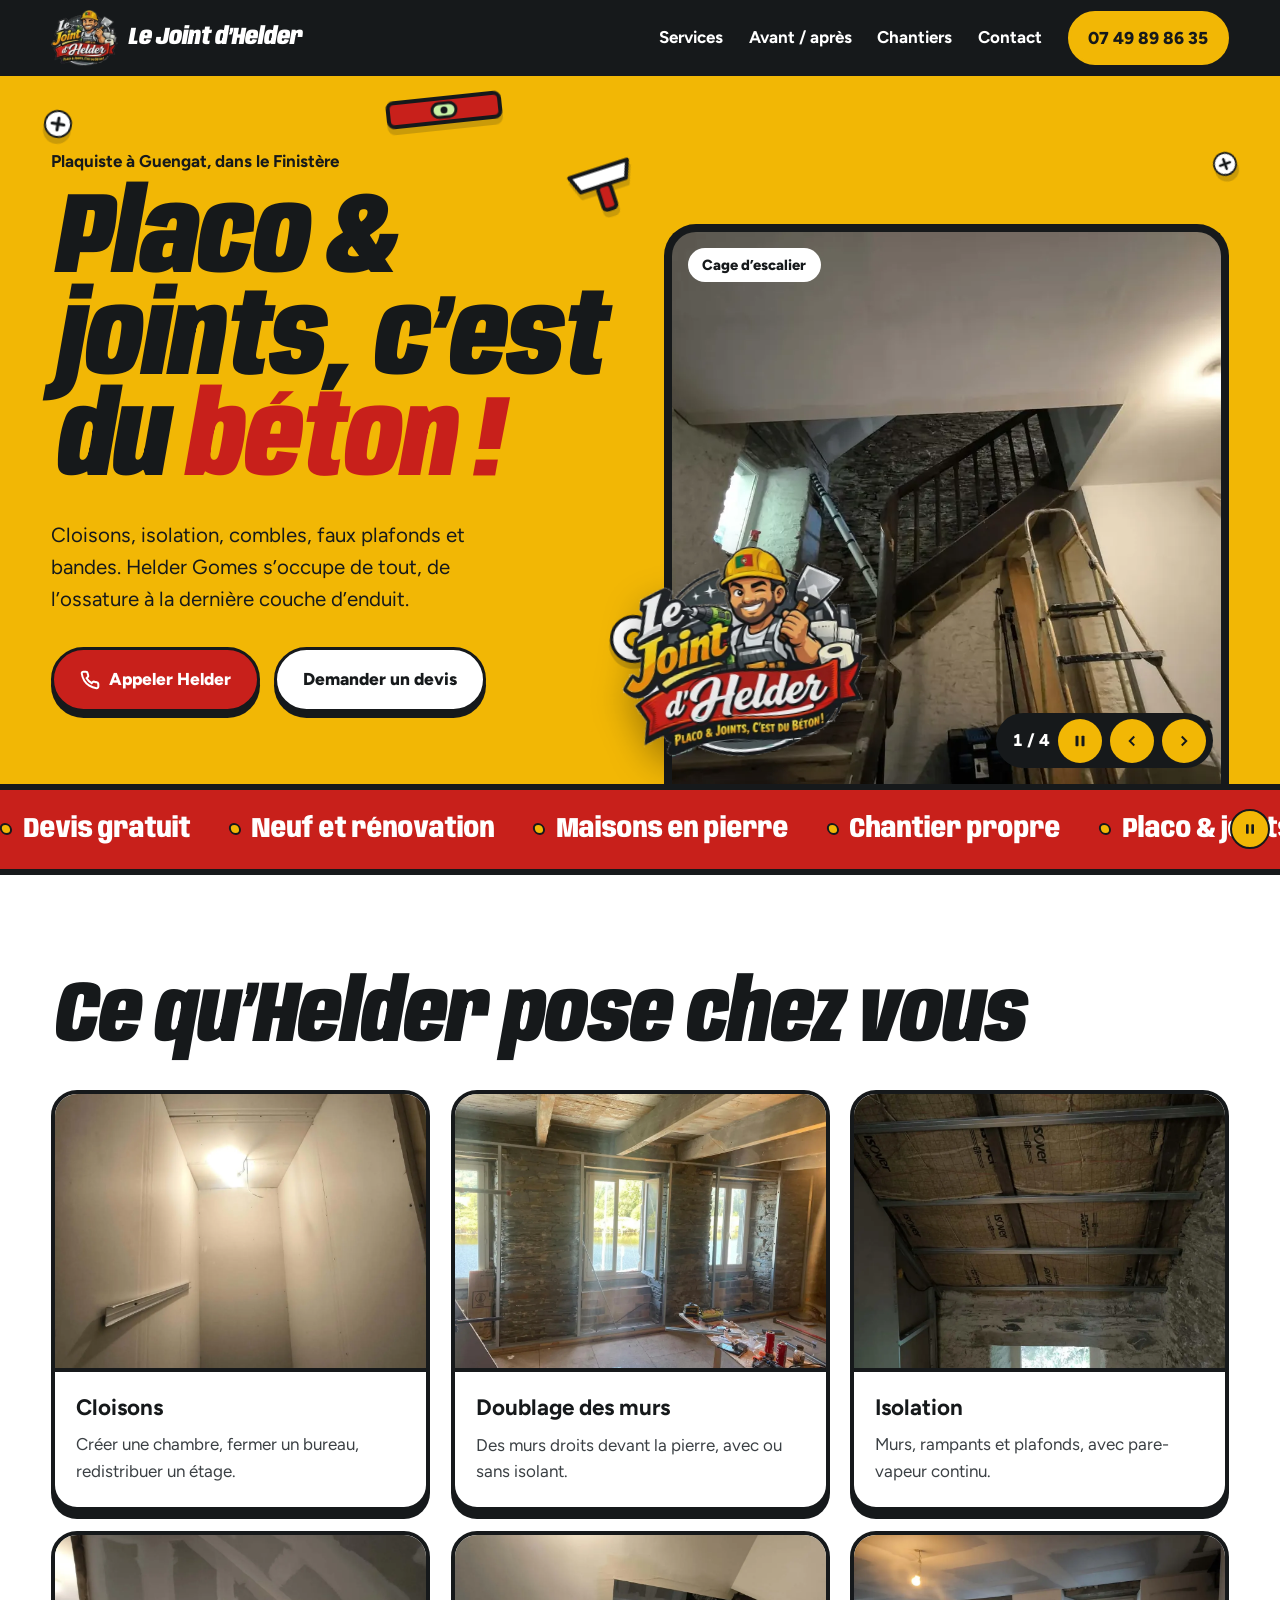
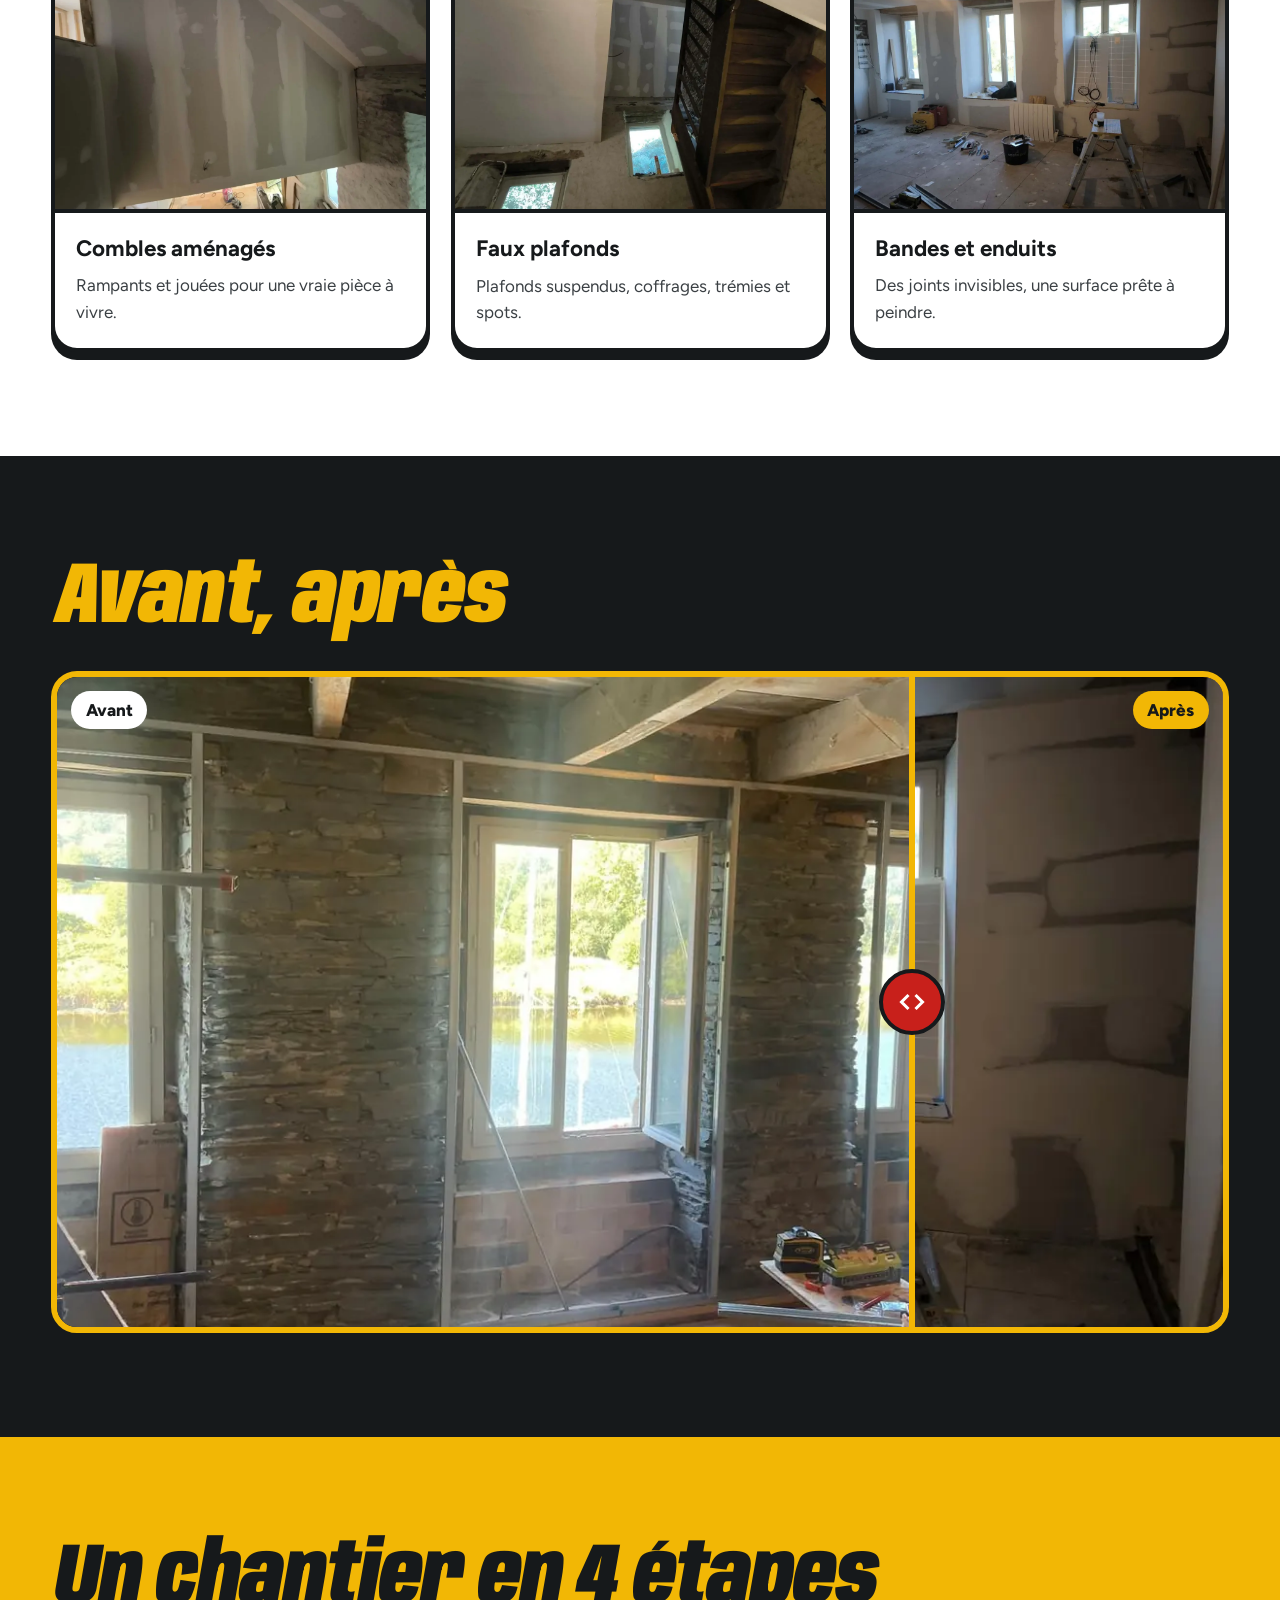
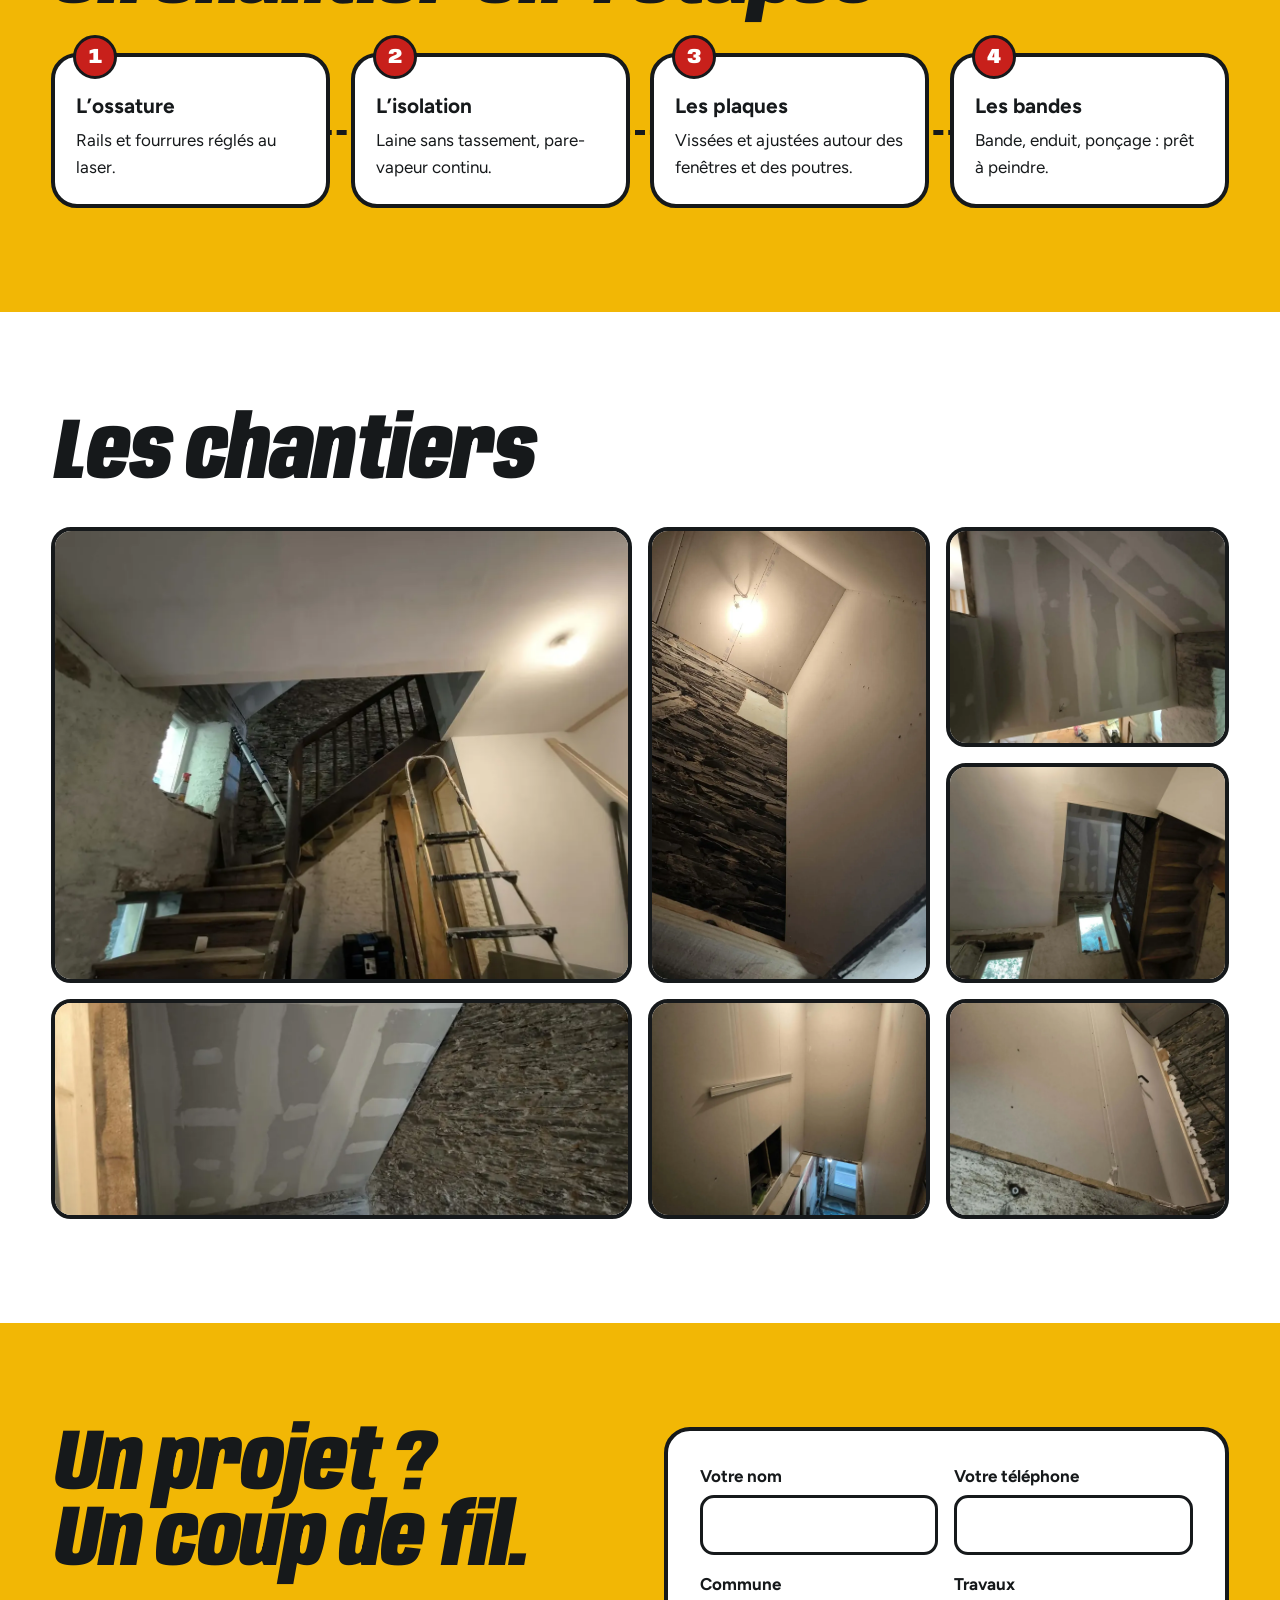
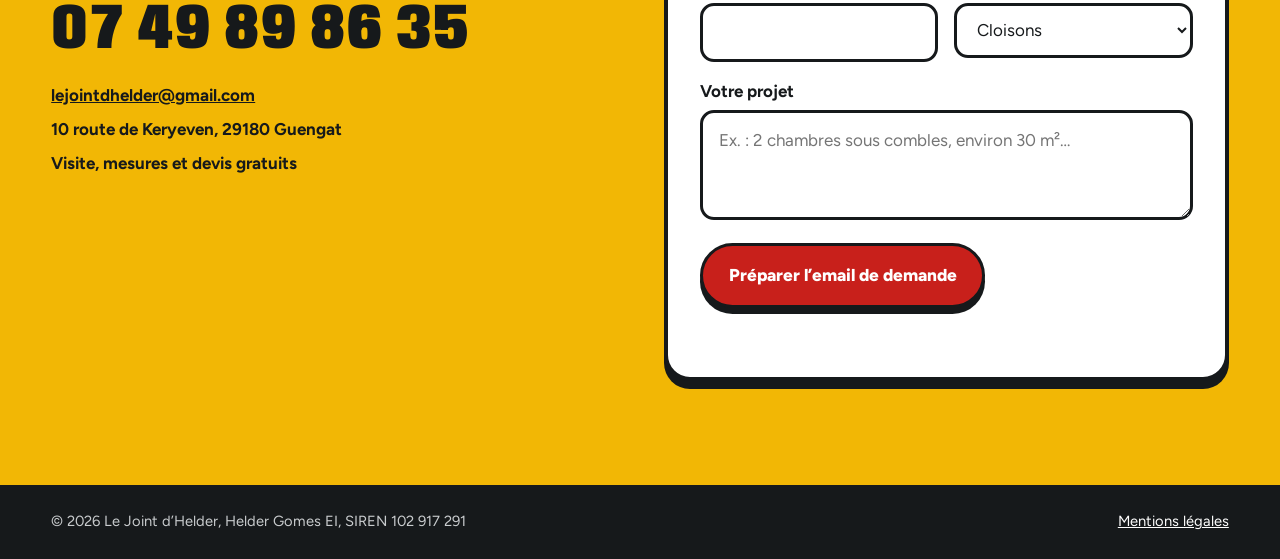
<file: a/index.html>
<!DOCTYPE html>
<html lang="fr">
<head>
<meta charset="UTF-8">
<meta name="viewport" content="width=device-width, initial-scale=1">
<title>Le Joint d’Helder – Plaquiste à Guengat · Maquette A</title>
<meta name="description" content="Le Joint d'Helder, plaquiste à Guengat (29) : cloisons, doublages, isolation, combles, faux plafonds, bandes et enduits. Devis gratuit au 07 49 89 86 35.">
<meta name="theme-color" content="#f2b705">
<meta name="robots" content="noindex">
<link rel="icon" href="../photos/logo-160.png">
<link rel="preload" href="../fonts/anybody-italic.woff2" as="font" type="font/woff2" crossorigin>
<style>
@font-face{font-family:Anybody;src:url(../fonts/anybody.woff2) format("woff2");font-weight:100 900;font-stretch:50% 150%;font-display:swap}
@font-face{font-family:Anybody;font-style:italic;src:url(../fonts/anybody-italic.woff2) format("woff2");font-weight:100 900;font-stretch:50% 150%;font-display:swap}
@font-face{font-family:Figtree;src:url(../fonts/figtree-400.woff2) format("woff2");font-weight:400;font-display:swap}
@font-face{font-family:Figtree;src:url(../fonts/figtree-500.woff2) format("woff2");font-weight:500;font-display:swap}
@font-face{font-family:Figtree;src:url(../fonts/figtree-700.woff2) format("woff2");font-weight:700;font-display:swap}
@font-face{font-family:Figtree;src:url(../fonts/figtree-800.woff2) format("woff2");font-weight:800;font-display:swap}
</style>
<link rel="stylesheet" href="../shared/base.css">
<style>
:root{--loader-bg:#f2b705;--loader-fill:#c8201b;--loader-seam:rgba(22,25,27,.18);--jaune:#f2b705;--rouge:#c8201b;--ink:#16191b;--paper:#ffffff;--accent:#f2b705;--focus:#c8201b;--lb-radius:999px;--ml-radius:24px}
body{font-family:Figtree,system-ui,sans-serif;color:var(--ink);background:var(--jaune);font-size:1.0625rem;line-height:1.55}
.wrap{width:min(1240px,92vw);margin-inline:auto}
.big{padding-inline:.06em;font-family:Anybody,sans-serif;font-style:italic;font-weight:900;font-stretch:68%;line-height:.88;letter-spacing:-.005em}
h2.big{font-size:clamp(3rem,7vw,5.4rem);margin-bottom:2.2rem}
.pill{display:inline-flex;align-items:center;gap:.6rem;font-weight:800;font-size:1.08rem;padding:1rem 1.6rem;border-radius:999px;text-decoration:none;border:3px solid var(--ink);box-shadow:0 6px 0 var(--ink);transition:transform .15s,box-shadow .15s,background .2s;cursor:pointer}
.pill:hover{transform:translateY(3px);box-shadow:0 3px 0 var(--ink)}
.pill:active{transform:translateY(6px);box-shadow:0 0 0 var(--ink)}
.pill svg{width:20px;height:20px}
.pill-red{background:var(--rouge);color:#fff}
.pill-white{background:#fff;color:var(--ink)}
.pill-yellow{background:var(--jaune);color:var(--ink)}

/* en-tête */
header{position:sticky;top:0;z-index:50;background:var(--ink);color:#fff}
.nav{display:flex;align-items:center;gap:1.6rem;min-height:76px}
.nav .logo{display:flex;align-items:center;gap:.7rem;text-decoration:none;color:#fff;margin-right:auto;font-family:Anybody,sans-serif;font-style:italic;font-weight:900;font-stretch:75%;font-size:1.5rem}
.nav .logo img{height:56px;width:auto}
.nav ul{list-style:none;display:flex;gap:1.6rem;font-weight:700}
.nav ul a{color:#fff;text-decoration:none;padding:.4rem 0;border-bottom:3px solid transparent}
.nav ul a:hover{border-color:var(--jaune)}
.nav .pill{padding:.65rem 1.1rem;box-shadow:none;border-color:var(--jaune)}
.menu-btn{display:none;background:var(--jaune);color:var(--ink);border:0;border-radius:999px;font-weight:800;padding:.6rem 1rem;cursor:pointer}
@media(max-width:960px){.nav ul,.nav .pill{display:none}.menu-btn{display:block}
  body.menu-open .nav ul{display:flex;flex-direction:column;gap:0;position:absolute;left:0;right:0;top:76px;background:var(--ink);border-bottom:6px solid var(--rouge)}
  body.menu-open .nav ul a{display:block;padding:1rem 4vw;border-bottom:1px solid #2c3133}}

/* héro */
.hero{padding:clamp(2.5rem,6vw,4.5rem) 0 0;overflow:hidden}
.hero-grid{display:grid;grid-template-columns:1fr 1fr;gap:3rem;align-items:end}
.hero h1{font-size:clamp(3.6rem,9vw,8.6rem)}
.hero .lead{font-size:clamp(1.1rem,1.6vw,1.3rem);max-width:34ch;margin:1.6rem 0 2rem}
.hero .ctas{display:flex;flex-wrap:wrap;gap:.9rem;padding-bottom:clamp(2.5rem,6vw,4.5rem)}
.hero .where{font-weight:700;margin-bottom:1rem}
.stage{position:relative}
.frame{position:relative;height:clamp(380px,46vw,560px);border:8px solid var(--ink);border-bottom:0;border-radius:32px 32px 0 0;overflow:hidden;background:var(--ink)}
.sticker{position:absolute;left:-8%;bottom:28px;width:44%;z-index:5;transform:rotate(-7deg);filter:drop-shadow(0 14px 18px rgba(0,0,0,.35));pointer-events:none}
.slider-ui{position:absolute;right:16px;bottom:16px;z-index:6;display:flex;align-items:center;gap:.5rem;background:var(--ink);color:#fff;border-radius:999px;padding:.35rem .4rem .35rem 1rem}
.slider-ui .count{font-weight:800;font-variant-numeric:tabular-nums;min-width:3.4ch}
.rbtn{width:44px;height:44px;border-radius:50%;border:0;background:var(--jaune);color:var(--ink);display:grid;place-items:center;cursor:pointer}
.rbtn:hover{background:#fff}
.rbtn svg{width:18px;height:18px}

/* transition A : coup de lame en diagonale */
.slide{position:absolute;inset:0;visibility:hidden}
.slide img{width:100%;height:100%;object-fit:cover}
.slide figcaption{position:absolute;left:16px;top:16px;background:#fff;font-weight:800;padding:.35rem .9rem;border-radius:999px;font-size:.92rem}
.slide.is-active,.slide.is-leaving{visibility:visible}
.slide.is-leaving{z-index:1}
.slide.is-active{z-index:2;animation:wipeN 1.1s cubic-bezier(.7,0,.2,1) both}
[data-dir="prev"] .slide.is-active{animation-name:wipeP}
.slide.is-active::after{content:"";position:absolute;top:-10%;bottom:-10%;width:90px;left:-120px;background:repeating-linear-gradient(-45deg,var(--jaune) 0 18px,var(--ink) 18px 36px);transform:skewX(-12deg);animation:band 1.1s cubic-bezier(.7,0,.2,1) both}
[data-dir="prev"] .slide.is-active::after{animation-name:bandP}
@keyframes wipeN{from{clip-path:polygon(0 0,0 0,-25% 100%,-25% 100%)}to{clip-path:polygon(0 0,125% 0,100% 100%,-25% 100%)}}
@keyframes wipeP{from{clip-path:polygon(125% 0,125% 0,100% 100%,100% 100%)}to{clip-path:polygon(-25% 0,125% 0,100% 100%,-25% 100%)}}
@keyframes band{from{left:-140px}to{left:calc(100% + 60px)}}
@keyframes bandP{from{left:calc(100% + 60px)}to{left:-140px}}

/* bandeau */
.ribbon{background:var(--rouge);color:#fff;border-block:6px solid var(--ink)}
.ribbon ul{list-style:none;display:flex;flex-wrap:wrap;gap:.6rem 2.4rem;padding:1.1rem 0;font-family:Anybody,sans-serif;font-style:italic;font-weight:800;font-stretch:80%;font-size:clamp(1.3rem,2.4vw,1.75rem)}
.ribbon li{display:flex;align-items:center;gap:.7rem}
.ribbon li::before{content:"";width:12px;height:12px;background:var(--jaune);border-radius:50%;border:2px solid var(--ink)}

section.white{background:#fff}
section.dark{background:var(--ink);color:#fff}
.pad{padding:clamp(4rem,9vw,6.5rem) 0}

/* services */
.cards{display:grid;grid-template-columns:repeat(3,minmax(0,1fr));gap:1.3rem}
.card{border:4px solid var(--ink);border-radius:26px;overflow:hidden;background:#fff;box-shadow:0 8px 0 var(--ink)}
.card img{width:100%;aspect-ratio:4/3;object-fit:cover;border-bottom:4px solid var(--ink)}
.card div{padding:1.2rem 1.3rem 1.4rem}
.card h3{font-size:1.4rem;margin-bottom:.35rem}
.card p{color:#3b4044}
@media(max-width:900px){.cards{grid-template-columns:1fr 1fr}.hero-grid{grid-template-columns:1fr}.sticker{left:-4%;width:38%}}
@media(max-width:560px){.cards{grid-template-columns:1fr}}

/* avant / après */
.ba{position:relative;aspect-ratio:16/9;border-radius:26px;overflow:hidden;border:6px solid var(--jaune);user-select:none;touch-action:pan-y}
.ba img{position:absolute;inset:0;width:100%;height:100%;object-fit:cover;pointer-events:none}
.ba .after{clip-path:inset(0 0 0 var(--p,50%))}
.ba .line{position:absolute;top:0;bottom:0;left:var(--p,50%);width:6px;transform:translateX(-3px);background:var(--jaune);pointer-events:none}
.ba .knob{position:absolute;top:50%;left:var(--p,50%);transform:translate(-50%,-50%);width:66px;height:66px;border-radius:50%;background:var(--rouge);border:4px solid var(--ink);display:grid;place-items:center;color:#fff;pointer-events:none}
.ba .knob svg{width:28px;height:28px}
.ba .tag{position:absolute;top:14px;font-weight:800;padding:.35rem .9rem;border-radius:999px}
.ba .t1{left:14px;background:#fff;color:var(--ink)}.ba .t2{right:14px;background:var(--jaune);color:var(--ink)}
.ba input{position:absolute;inset:0;width:100%;height:100%;opacity:0;cursor:ew-resize;margin:0}
.ba input:focus-visible ~ .knob{outline:3px solid #fff;outline-offset:3px}
@media(max-width:600px){.ba{aspect-ratio:4/3.6}}

/* méthode */
.steps{list-style:none;display:grid;grid-template-columns:repeat(4,minmax(0,1fr));gap:1.3rem;counter-reset:s}
.steps li{background:#fff;border:4px solid var(--ink);border-radius:26px;padding:1.5rem 1.3rem;position:relative}
.steps li::before{counter-increment:s;content:counter(s);position:absolute;top:-22px;left:18px;width:44px;height:44px;border-radius:50%;background:var(--rouge);color:#fff;border:3px solid var(--ink);display:grid;place-items:center;font-family:Anybody,sans-serif;font-weight:900;font-size:1.3rem}
.steps h3{font-size:1.3rem;margin:.6rem 0 .3rem}
@media(max-width:900px){.steps{grid-template-columns:1fr 1fr;row-gap:2.2rem}}
@media(max-width:520px){.steps{grid-template-columns:1fr}}

/* galerie */
.gal{display:grid;grid-template-columns:repeat(4,minmax(0,1fr));grid-auto-rows:220px;gap:1rem}
.gal button{border:4px solid var(--ink);border-radius:20px;overflow:hidden;padding:0;cursor:zoom-in;background:var(--ink);position:relative}
.gal button.tall{grid-row:span 2}.gal button.wide{grid-column:span 2}
.gal img{width:100%;height:100%;object-fit:cover;transition:transform .5s ease}
.gal button:hover img{transform:scale(1.05) rotate(.6deg)}
@media(max-width:800px){.gal{grid-template-columns:1fr 1fr;grid-auto-rows:180px}}

/* contact */
.contact-grid{display:grid;grid-template-columns:1fr 1fr;gap:3rem;align-items:start}
.tel{display:inline-block;font-family:Anybody,sans-serif;font-weight:900;font-stretch:78%;font-size:clamp(2.6rem,5vw,4.6rem);white-space:nowrap;font-variant-numeric:tabular-nums;color:var(--ink);text-decoration:none;line-height:1;margin:1.2rem 0}
.tel:hover{color:var(--rouge)}
.coords{list-style:none;display:grid;gap:.5rem;font-weight:600}
.coords a{color:var(--ink)}
form{background:#fff;border:4px solid var(--ink);border-radius:26px;padding:clamp(1.3rem,3vw,2rem);display:grid;grid-template-columns:1fr 1fr;gap:1rem;box-shadow:0 8px 0 var(--ink)}
form .full{grid-column:1/-1}
label{display:block;font-weight:700;margin-bottom:.35rem}
input,select,textarea{width:100%;font:inherit;padding:.85rem 1rem;border:3px solid var(--ink);border-radius:14px;background:#fff;color:var(--ink)}
input:focus,select:focus,textarea:focus{outline:none;border-color:var(--rouge)}
textarea{min-height:110px;resize:vertical}
.msg{grid-column:1/-1;font-weight:700;color:var(--rouge);min-height:1.2em}
@media(max-width:860px){.contact-grid{grid-template-columns:1fr}}
@media(max-width:520px){form{grid-template-columns:1fr}}


/* animations A */
.sticker{animation:drop 1.1s 1.3s cubic-bezier(.3,1.6,.5,1) both}
@keyframes drop{from{transform:translateY(-120vh) rotate(-30deg)}70%{transform:translateY(0) rotate(-4deg)}to{transform:rotate(-7deg)}}
.sticker-wrap{animation:wobble 6s 3s ease-in-out infinite;position:absolute;inset:0;pointer-events:none;z-index:5}
@keyframes wobble{0%,100%{transform:rotate(0)}50%{transform:rotate(1.5deg) translateY(-4px)}}
.ribbon{overflow:hidden}
.ribbon .track{display:flex;width:max-content;animation:marquee 26s linear infinite}
.ribbon{position:relative}.ribbon:hover .track,.ribbon.paused .track{animation-play-state:paused}
.rb-pause{position:absolute;right:10px;top:50%;transform:translateY(-50%);z-index:2;width:40px;height:40px;border-radius:50%;border:2px solid var(--ink);background:var(--jaune);color:var(--ink);display:grid;place-items:center;cursor:pointer}.rb-pause svg{width:16px;height:16px}
.ribbon ul{flex:none;padding-right:2.4rem;width:auto;margin:0}
@keyframes marquee{to{transform:translateX(-50%)}}
.card{transition:transform .18s,box-shadow .18s}
.card:hover{transform:translateY(-4px) rotate(-.4deg);box-shadow:0 12px 0 var(--ink)}
.card:active{transform:translateY(6px);box-shadow:0 2px 0 var(--ink)}
.steps li[data-anim].in::before{animation:pop .6s cubic-bezier(.3,1.8,.5,1) both}
.steps li[data-anim-d="1"].in::before{animation-delay:.25s}.steps li[data-anim-d="2"].in::before{animation-delay:.35s}.steps li[data-anim-d="3"].in::before{animation-delay:.45s}
@keyframes pop{from{transform:scale(0)}}
h2.big[data-anim]{transform:translateY(30px) skewX(-6deg)}
h2.big[data-anim].in{transform:none}
body{overflow-x:clip}
@media(max-width:600px){
  .nav{min-height:64px;gap:.8rem}
  .nav .logo{font-size:1.15rem;white-space:nowrap;gap:.5rem}
  .nav .logo img{height:44px}
  body.menu-open .nav ul{top:64px}
  .menu-btn{padding:.5rem .9rem;font-size:.95rem}
  h2.big{font-size:2.6rem;margin-bottom:1.6rem}
  .steps li{padding:1.3rem 1.1rem 1.1rem}
  .steps li::before{width:38px;height:38px;top:-19px;font-size:1.1rem}
  .card div{padding:1rem 1.1rem 1.2rem}
  footer{padding-bottom:84px}
  .fab{padding:.75rem 1.2rem;font-size:1rem}
}
@media(max-width:380px){.nav .logo span{display:none}}
@media(max-width:860px){.slider-ui{right:auto;left:12px}.sticker{left:auto;right:-4%;width:40%}}

/* ===== Animations A, deuxième couche ===== */
.scrollbar{position:fixed;left:0;right:0;top:0;height:6px;z-index:120;pointer-events:none}
.scrollbar i{display:block;height:100%;background:repeating-linear-gradient(-45deg,var(--jaune) 0 10px,var(--ink) 10px 20px);transform-origin:left;transform:scaleX(var(--sp,0))}
.hero{position:relative}
.hero-grid{position:relative;z-index:2}
.tools{position:absolute;inset:0;z-index:1;pointer-events:none;overflow:hidden}
.tool{position:absolute;width:64px;height:64px;opacity:0;filter:drop-shadow(0 6px 0 rgba(22,25,27,.18));transform:translate(var(--mx,0),var(--my,0)) rotate(var(--r,0deg))}
.hero.go .tool{animation:toolIn .7s cubic-bezier(.3,1.6,.5,1) forwards,float 7s ease-in-out infinite}
.t-knife{left:44%;top:9%;--r:-18deg;width:76px;height:76px}
.t-screw{left:3%;top:4%;--r:10deg;width:40px;height:40px}
.t-tape{left:47%;bottom:16%;--r:8deg}
.t-level{left:30%;top:2%;width:120px;height:40px;--r:-6deg}
.t-screw2{right:3%;top:10%;width:34px;height:34px;--r:-20deg}
.hero.go .t-knife{animation-delay:1.5s,2.2s}.hero.go .t-screw{animation-delay:1.65s,2.4s}.hero.go .t-tape{animation-delay:1.8s,2.6s}.hero.go .t-level{animation-delay:1.95s,2.8s}.hero.go .t-screw2{animation-delay:2.1s,3s}
@keyframes toolIn{from{opacity:0;scale:.2}to{opacity:1;scale:1}}
@keyframes float{0%,100%{translate:0 0}50%{translate:0 -12px}}
@media(max-width:860px){.tools{display:none}}

/* titre « tamponné » mot par mot, puis l'écran tremble sur « béton » */
.stamp .w{display:inline-block;opacity:0;transform:scale(2.2) rotate(-8deg);transform-origin:50% 80%}
.hero.go .stamp .w{animation:stamp .45s calc(var(--i) * .14s) cubic-bezier(.2,1.4,.4,1) forwards}
@keyframes stamp{60%{opacity:1;transform:scale(.92) rotate(1deg)}to{opacity:1;transform:none}}
.hero.go .stamp .w:last-child{animation:stamp .45s .7s cubic-bezier(.2,1.4,.4,1) forwards,jelly .6s 1.15s ease both;color:var(--rouge)}
@keyframes jelly{30%{transform:scale(1.18,.85)}50%{transform:scale(.9,1.12)}70%{transform:scale(1.05,.95)}to{transform:none}}
.hero.go .hero-grid{animation:quake .4s 1.15s both}
@keyframes quake{20%{translate:-6px 3px}40%{translate:5px -3px}60%{translate:-3px 2px}80%{translate:2px -1px}}
.hero .where,.hero .lead,.hero .ctas{opacity:0;translate:0 20px}
.hero.go .where{animation:up .6s .05s forwards}.hero.go .lead{animation:up .6s 1.3s forwards}.hero.go .ctas{animation:up .6s 1.45s forwards}
@keyframes up{to{opacity:1;translate:0 0}}
.sticker{animation:none}
.hero.go .sticker{animation:drop 1.1s 1.25s cubic-bezier(.3,1.6,.5,1) both}

/* reflet qui passe sur le bouton rouge */
.pill-red{position:relative;overflow:hidden}
.pill-red::after{content:"";position:absolute;top:-20%;bottom:-20%;width:40%;left:-60%;background:linear-gradient(100deg,transparent,rgba(255,255,255,.55),transparent);transform:skewX(-20deg);animation:shine 5s 3s infinite}
@keyframes shine{0%{left:-60%}18%,100%{left:130%}}

/* cartes qui s'inclinent sous la souris */
@media (hover:hover) and (pointer:fine){.card{transform-style:preserve-3d;will-change:transform}
  .card.tilt{transition:transform .08s linear,box-shadow .2s;transform:perspective(800px) rotateX(var(--rx,0deg)) rotateY(var(--ry,0deg)) translateY(-6px);box-shadow:0 14px 0 var(--ink)}
  .card img{transition:transform .5s}.card.tilt img{transform:scale(1.06)}}

/* étapes : cartes lancées une par une + trait pointillé qui les relie */
.steps{position:relative;isolation:isolate}
.steps::after{content:"";position:absolute;left:4%;right:4%;top:50%;border-top:5px dashed var(--ink);z-index:-1;transform:scaleX(0);transform-origin:left;transition:transform 1.4s .2s cubic-bezier(.65,0,.35,1)}
.steps:has(li.in)::after{transform:scaleX(1)}
@media(max-width:900px){.steps::after{display:none}}
.steps li[data-anim]{transform:translateY(60px) rotate(-6deg);transition:opacity .6s,transform .8s cubic-bezier(.3,1.5,.5,1)}
.steps li[data-anim]:nth-child(even){transform:translateY(60px) rotate(6deg)}
.steps li[data-anim].in{transform:none}

/* galerie : photos collées comme des stickers */
.gal button{opacity:0;transform:scale(.6) rotate(var(--rot,-4deg));transition:opacity .5s,transform .7s cubic-bezier(.3,1.6,.5,1)}
.gal.in button{opacity:1;transform:none}
.gal button:nth-child(2){--rot:5deg;transition-delay:.08s}.gal button:nth-child(3){--rot:-7deg;transition-delay:.16s}.gal button:nth-child(4){--rot:4deg;transition-delay:.24s}.gal button:nth-child(5){--rot:-3deg;transition-delay:.32s}.gal button:nth-child(6){--rot:6deg;transition-delay:.4s}.gal button:nth-child(7){--rot:-5deg;transition-delay:.48s}

/* numéro de téléphone : les chiffres rebondissent */
.tel .d{display:inline-block}
.tel.in .d{animation:hop .5s calc(var(--i) * .05s) cubic-bezier(.3,1.8,.5,1) both}
.tel:hover .d{animation:hop .45s calc(var(--i) * .04s) cubic-bezier(.3,1.8,.5,1) both}
@keyframes hop{0%{transform:none}40%{transform:translateY(-.25em) rotate(-6deg)}100%{transform:none}}

/* bandeau : accélère et penche avec la vitesse de défilement */
.ribbon .track{transform:skewX(var(--sk,0deg))}

@media (prefers-reduced-motion:reduce){.stamp .w,.hero .where,.hero .lead,.hero .ctas,.tool,.gal button{opacity:1!important;transform:none!important;translate:none!important}.steps::after{transform:none}}
footer{background:var(--ink);color:#c9ccce;font-size:.92rem}
footer .wrap{display:flex;flex-wrap:wrap;gap:1rem;justify-content:space-between;align-items:center;padding:1.6rem 0}
footer button{background:none;border:0;color:#fff;text-decoration:underline;cursor:pointer}
.fab{position:fixed;right:14px;bottom:14px;z-index:60;display:none}
@media(max-width:860px){.fab{display:inline-flex}}
</style>
</head>
<body>
<a class="skip" href="#contenu">Aller au contenu</a>
<div class="scrollbar" aria-hidden="true"><i></i></div>

<header>
  <div class="wrap nav">
    <a class="logo" href="#top"><img src="../photos/logo-160.webp" alt="" width="67" height="56"><span translate="no">Le Joint d’Helder</span></a>
    <ul data-menu-links>
      <li><a href="#services">Services</a></li>
      <li><a href="#avant-apres">Avant / après</a></li>
      <li><a href="#chantiers">Chantiers</a></li>
      <li><a href="#contact">Contact</a></li>
    </ul>
    <a class="pill pill-yellow" href="tel:+33749898635">07 49 89 86 35</a>
    <button type="button" class="menu-btn" data-menu aria-expanded="false">Menu</button>
  </div>
</header>

<main id="top">
<span id="contenu" tabindex="-1"></span>
<section class="hero">
  <div class="tools" aria-hidden="true">
    <svg class="tool t-knife" viewBox="0 0 80 80"><path d="M8 30h64l-7 18H15z" fill="#fff" stroke="#16191b" stroke-width="4" stroke-linejoin="round"/><rect x="33" y="48" width="14" height="26" rx="4" fill="#c8201b" stroke="#16191b" stroke-width="4"/></svg>
    <svg class="tool t-screw" viewBox="0 0 80 80"><circle cx="40" cy="40" r="26" fill="#fff" stroke="#16191b" stroke-width="4"/><path d="M28 40h24M40 28v24" stroke="#16191b" stroke-width="6" stroke-linecap="round"/></svg>
    <svg class="tool t-tape" viewBox="0 0 80 80"><circle cx="40" cy="40" r="28" fill="#fff" stroke="#16191b" stroke-width="4"/><circle cx="40" cy="40" r="11" fill="#f2b705" stroke="#16191b" stroke-width="4"/><path d="M62 58l12 14" stroke="#16191b" stroke-width="4" stroke-linecap="round"/></svg>
    <svg class="tool t-level" viewBox="0 0 120 40"><rect x="4" y="8" width="112" height="24" rx="6" fill="#c8201b" stroke="#16191b" stroke-width="4"/><rect x="48" y="13" width="24" height="14" rx="7" fill="#c9f2a6" stroke="#16191b" stroke-width="3"/><circle cx="60" cy="20" r="3.5" fill="#16191b"/></svg>
    <svg class="tool t-screw2" viewBox="0 0 80 80"><circle cx="40" cy="40" r="26" fill="#fff" stroke="#16191b" stroke-width="4"/><path d="M28 40h24M40 28v24" stroke="#16191b" stroke-width="6" stroke-linecap="round"/></svg>
  </div>
  <div class="wrap hero-grid">
    <div>
      <p class="where">Plaquiste à Guengat, dans le Finistère</p>
      <h1 class="big stamp" translate="no" aria-label="Placo &amp; joints, c’est du béton !"><span class="w" aria-hidden="true" style="--i:0">Placo</span> <span class="w" aria-hidden="true" style="--i:1">&amp;</span> <span class="w" aria-hidden="true" style="--i:2">joints,</span> <span class="w" aria-hidden="true" style="--i:3">c’est</span> <span class="w" aria-hidden="true" style="--i:4">du</span> <span class="w" aria-hidden="true" style="--i:5">béton&nbsp;!</span></h1>
      <p class="lead">Cloisons, isolation, combles, faux plafonds et bandes. Helder Gomes s’occupe de tout, de l’ossature à la dernière couche d’enduit.</p>
      <div class="ctas">
        <a class="pill pill-red" href="tel:+33749898635"><svg aria-hidden="true" focusable="false" viewBox="0 0 24 24" fill="none" stroke="currentColor" stroke-width="2.4"><path d="M22 16.9v3a2 2 0 01-2.2 2 19.8 19.8 0 01-8.6-3.1 19.5 19.5 0 01-6-6A19.8 19.8 0 012.1 4.2 2 2 0 014.1 2h3a2 2 0 012 1.7c.1.9.4 1.8.7 2.7a2 2 0 01-.5 2.1L8 9.8a16 16 0 006 6l1.3-1.3a2 2 0 012.1-.4c.9.3 1.8.6 2.7.7a2 2 0 011.7 2z"/></svg>Appeler Helder</a>
        <a class="pill pill-white" href="#contact">Demander un devis</a>
      </div>
    </div>
    <div class="stage" data-slider-scope>
      <div class="sticker-wrap"><img class="sticker" src="../photos/logo-400.webp" alt="" width="640" height="536"></div>
      <div role="region" class="frame" data-slider data-duration="1150" aria-roledescription="carrousel" aria-label="Photos de chantiers">
        <figure class="slide"><img src="../photos/escalier-finition-1200.webp" srcset="../photos/escalier-finition-600.webp 600w, ../photos/escalier-finition-1200.webp 1200w" sizes="(max-width: 860px) 100vw, 50vw" alt="Cage d’escalier rénovée" width="1800" height="1350" fetchpriority="high"><figcaption>Cage d’escalier</figcaption></figure>
        <figure class="slide"><img src="../photos/piece-plaques-jointees-1200.webp" srcset="../photos/piece-plaques-jointees-600.webp 600w, ../photos/piece-plaques-jointees-1200.webp 1200w" sizes="(max-width: 860px) 100vw, 50vw" alt="Pièce de vie aux bandes terminées" width="1800" height="1350"><figcaption>Bandes terminées</figcaption></figure>
        <figure class="slide"><img src="../photos/isolation-rampants-1200.webp" srcset="../photos/isolation-rampants-600.webp 600w, ../photos/isolation-rampants-1200.webp 1200w" sizes="(max-width: 860px) 100vw, 50vw" alt="Isolation des rampants" width="1350" height="1800"><figcaption>Isolation des combles</figcaption></figure>
        <figure class="slide"><img src="../photos/ossature-mur-pierre-1200.webp" srcset="../photos/ossature-mur-pierre-600.webp 600w, ../photos/ossature-mur-pierre-1200.webp 1200w" sizes="(max-width: 860px) 100vw, 50vw" alt="Ossature devant un mur en pierre" width="1800" height="1350"><figcaption>Doublage sur pierre</figcaption></figure>
      </div>
      <div class="slider-ui">
        <span class="count" data-count aria-live="polite">1 / 4</span>
        <button class="rbtn" data-pause type="button"></button>
        <button class="rbtn" data-prev type="button" aria-label="Photo précédente"><svg aria-hidden="true" focusable="false" viewBox="0 0 24 24" fill="none" stroke="currentColor" stroke-width="2.6"><path d="M15 6l-6 6 6 6"/></svg></button>
        <button class="rbtn" data-next type="button" aria-label="Photo suivante"><svg aria-hidden="true" focusable="false" viewBox="0 0 24 24" fill="none" stroke="currentColor" stroke-width="2.6"><path d="M9 6l6 6-6 6"/></svg></button>
      </div>
    </div>
  </div>
</section>

<div class="ribbon"><button type="button" class="rb-pause" aria-pressed="false" aria-label="Mettre le bandeau en pause"><svg aria-hidden="true" focusable="false" viewBox="0 0 24 24" fill="currentColor"><rect x="6" y="5" width="4" height="14" rx="1"/><rect x="14" y="5" width="4" height="14" rx="1"/></svg></button><div class="track"><ul aria-hidden="false"><li>Devis gratuit</li><li>Neuf et rénovation</li><li>Maisons en pierre</li><li>Chantier propre</li><li>Placo &amp; joints, c’est du béton&nbsp;!</li></ul><ul aria-hidden="true"><li>Devis gratuit</li><li>Neuf et rénovation</li><li>Maisons en pierre</li><li>Chantier propre</li><li>Placo &amp; joints, c’est du béton&nbsp;!</li></ul></div></div>

<section class="white pad" id="services">
  <div class="wrap">
    <h2 data-anim class="big">Ce qu’Helder pose chez vous</h2>
    <div class="cards">
      <article data-anim data-anim-d="0" class="card"><img src="../photos/cage-escalier-1200.webp" srcset="../photos/cage-escalier-600.webp 600w, ../photos/cage-escalier-1200.webp 1200w" sizes="(max-width: 860px) 100vw, 50vw" alt="Cloisons autour d’une cage d’escalier" width="1350" height="1800" loading="lazy"><div><h3>Cloisons</h3><p>Créer une chambre, fermer un bureau, redistribuer un étage.</p></div></article>
      <article data-anim data-anim-d="1" class="card"><img src="../photos/ossature-mur-pierre-1200.webp" srcset="../photos/ossature-mur-pierre-600.webp 600w, ../photos/ossature-mur-pierre-1200.webp 1200w" sizes="(max-width: 860px) 100vw, 50vw" alt="Ossature devant un mur en pierre" width="1800" height="1350" loading="lazy"><div><h3>Doublage des murs</h3><p>Des murs droits devant la pierre, avec ou sans isolant.</p></div></article>
      <article data-anim data-anim-d="2" class="card"><img src="../photos/isolation-rampants-1200.webp" srcset="../photos/isolation-rampants-600.webp 600w, ../photos/isolation-rampants-1200.webp 1200w" sizes="(max-width: 860px) 100vw, 50vw" alt="Laine minérale entre les chevrons" width="1350" height="1800" loading="lazy"><div><h3>Isolation</h3><p>Murs, rampants et plafonds, avec pare-vapeur continu.</p></div></article>
      <article data-anim data-anim-d="0" class="card"><img src="../photos/rampant-joints-1200.webp" srcset="../photos/rampant-joints-600.webp 600w, ../photos/rampant-joints-1200.webp 1200w" sizes="(max-width: 860px) 100vw, 50vw" alt="Rampant de combles jointé" width="1800" height="1350" loading="lazy"><div><h3>Combles aménagés</h3><p>Rampants et jouées pour une vraie pièce à vivre.</p></div></article>
      <article data-anim data-anim-d="1" class="card"><img src="../photos/tremie-escalier-1200.webp" srcset="../photos/tremie-escalier-600.webp 600w, ../photos/tremie-escalier-1200.webp 1200w" sizes="(max-width: 860px) 100vw, 50vw" alt="Trémie d’escalier habillée" width="1800" height="1350" loading="lazy"><div><h3>Faux plafonds</h3><p>Plafonds suspendus, coffrages, trémies et spots.</p></div></article>
      <article data-anim data-anim-d="2" class="card"><img src="../photos/piece-plaques-jointees-1200.webp" srcset="../photos/piece-plaques-jointees-600.webp 600w, ../photos/piece-plaques-jointees-1200.webp 1200w" sizes="(max-width: 860px) 100vw, 50vw" alt="Pièce aux plaques jointées" width="1800" height="1350" loading="lazy"><div><h3>Bandes et enduits</h3><p>Des joints invisibles, une surface prête à peindre.</p></div></article>
    </div>
  </div>
</section>

<section class="dark pad" id="avant-apres">
  <div class="wrap">
    <h2 data-anim class="big" style="color:var(--jaune)">Avant, après</h2>
    <div class="ba" data-ba data-anim>
      <img src="../photos/ossature-mur-pierre-1200.webp" srcset="../photos/ossature-mur-pierre-600.webp 600w, ../photos/ossature-mur-pierre-1200.webp 1200w" sizes="(max-width: 860px) 100vw, 50vw" alt="Avant : ossature devant le mur en pierre" width="1800" height="1350" loading="lazy">
      <img class="after" src="../photos/piece-plaques-jointees-1200.webp" srcset="../photos/piece-plaques-jointees-600.webp 600w, ../photos/piece-plaques-jointees-1200.webp 1200w" sizes="(max-width: 860px) 100vw, 50vw" alt="Après : plaques jointées" width="1800" height="1350" loading="lazy">
      <span class="tag t1">Avant</span><span class="tag t2">Après</span>
      <span class="line"></span>
      <input type="range" min="0" max="100" value="50" aria-label="Glisser pour comparer avant et après">
      <span class="knob"><svg aria-hidden="true" focusable="false" viewBox="0 0 24 24" fill="none" stroke="currentColor" stroke-width="2.6"><path d="M9 6l-6 6 6 6M15 6l6 6-6 6"/></svg></span>
    </div>
  </div>
</section>

<section class="pad" id="methode">
  <div class="wrap">
    <h2 data-anim class="big">Un chantier en 4 étapes</h2>
    <ol class="steps">
      <li data-anim data-anim-d="0"><h3>L’ossature</h3><p>Rails et fourrures réglés au laser.</p></li>
      <li data-anim data-anim-d="1"><h3>L’isolation</h3><p>Laine sans tassement, pare-vapeur continu.</p></li>
      <li data-anim data-anim-d="2"><h3>Les plaques</h3><p>Vissées et ajustées autour des fenêtres et des poutres.</p></li>
      <li data-anim data-anim-d="3"><h3>Les bandes</h3><p>Bande, enduit, ponçage : prêt à peindre.</p></li>
    </ol>
  </div>
</section>

<section class="white pad" id="chantiers">
  <div class="wrap">
    <h2 data-anim class="big">Les chantiers</h2>
    <div class="gal" data-gallery data-draw>
      <button type="button" class="wide tall" data-src="../photos/escalier-finition-1200.webp" data-cap="Cage d’escalier" aria-label="Agrandir la photo : Cage d’escalier"><img src="../photos/escalier-finition-1200.webp" srcset="../photos/escalier-finition-600.webp 600w, ../photos/escalier-finition-1200.webp 1200w" sizes="(max-width: 860px) 100vw, 50vw" alt="Cage d’escalier" width="1800" height="1350" loading="lazy"></button>
      <button type="button" class="tall" data-src="../photos/doublage-pierre-1200.webp" data-cap="Doublage et pierre apparente" aria-label="Agrandir la photo : Doublage et pierre apparente"><img src="../photos/doublage-pierre-1200.webp" srcset="../photos/doublage-pierre-600.webp 600w, ../photos/doublage-pierre-1200.webp 1200w" sizes="(max-width: 860px) 100vw, 50vw" alt="Doublage et pierre apparente" width="1350" height="1800" loading="lazy"></button>
      <button type="button" data-src="../photos/rampant-joints-1200.webp" data-cap="Rampant de combles" aria-label="Agrandir la photo : Rampant de combles"><img src="../photos/rampant-joints-1200.webp" srcset="../photos/rampant-joints-600.webp 600w, ../photos/rampant-joints-1200.webp 1200w" sizes="(max-width: 860px) 100vw, 50vw" alt="Rampant de combles" width="1800" height="1350" loading="lazy"></button>
      <button type="button" data-src="../photos/tremie-escalier-1200.webp" data-cap="Trémie d’escalier" aria-label="Agrandir la photo : Trémie d’escalier"><img src="../photos/tremie-escalier-1200.webp" srcset="../photos/tremie-escalier-600.webp 600w, ../photos/tremie-escalier-1200.webp 1200w" sizes="(max-width: 860px) 100vw, 50vw" alt="Trémie d’escalier" width="1800" height="1350" loading="lazy"></button>
      <button type="button" class="wide" data-src="../photos/combles-joints-1200.webp" data-cap="Jouée de combles" aria-label="Agrandir la photo : Jouée de combles"><img src="../photos/combles-joints-1200.webp" srcset="../photos/combles-joints-600.webp 600w, ../photos/combles-joints-1200.webp 1200w" sizes="(max-width: 860px) 100vw, 50vw" alt="Jouée de combles" width="1800" height="1350" loading="lazy"></button>
      <button type="button" data-src="../photos/cage-escalier-haut-1200.webp" data-cap="Cage d’escalier en plaques" aria-label="Agrandir la photo : Cage d’escalier en plaques"><img src="../photos/cage-escalier-haut-1200.webp" srcset="../photos/cage-escalier-haut-600.webp 600w, ../photos/cage-escalier-haut-1200.webp 1200w" sizes="(max-width: 860px) 100vw, 50vw" alt="Cage d’escalier en plaques" width="1350" height="1800" loading="lazy"></button>
      <button type="button" data-src="../photos/doublage-poutre-1200.webp" data-cap="Doublage sous poutre" aria-label="Agrandir la photo : Doublage sous poutre"><img src="../photos/doublage-poutre-1200.webp" srcset="../photos/doublage-poutre-600.webp 600w, ../photos/doublage-poutre-1200.webp 1200w" sizes="(max-width: 860px) 100vw, 50vw" alt="Doublage sous poutre" width="1350" height="1800" loading="lazy"></button>
    </div>
  </div>
</section>

<section class="pad" id="contact">
  <div class="wrap contact-grid">
    <div>
      <h2 data-anim class="big" style="margin-bottom:0">Un projet&nbsp;? Un coup de fil.</h2>
      <a class="tel" href="tel:+33749898635" aria-label="Appeler le 07 49 89 86 35">07 49 89 86 35</a>
      <ul class="coords">
        <li><a href="mailto:lejointdhelder@gmail.com">lejointdhelder@gmail.com</a></li>
        <li>10 route de Keryeven, 29180 Guengat</li>
        <li>Visite, mesures et devis gratuits</li>
      </ul>
    </div>
    <form data-devis novalidate data-anim data-anim-d="1">
      <div><label for="a-nom">Votre nom</label><input type="text" id="a-nom" name="nom" autocomplete="name"></div>
      <div><label for="a-tel">Votre téléphone</label><input id="a-tel" name="tel" type="tel" autocomplete="tel"></div>
      <div><label for="a-ville">Commune</label><input type="text" id="a-ville" name="ville" autocomplete="address-level2"></div>
      <div><label for="a-type">Travaux</label><select id="a-type" name="type"><option>Cloisons</option><option>Doublage ou isolation</option><option>Combles</option><option>Faux plafond</option><option>Bandes et enduits</option><option>Rénovation complète</option></select></div>
      <div class="full"><label for="a-msg">Votre projet</label><textarea id="a-msg" name="msg" placeholder="Ex. : 2 chambres sous combles, environ 30 m²…"></textarea></div>
      <div class="full"><button class="pill pill-red" type="submit">Préparer l’email de demande</button></div>
      <p class="msg" data-msg aria-live="polite"></p>
    </form>
  </div>
</section>
</main>

<footer><div class="wrap"><span>© <span data-year></span> Le Joint d’Helder, Helder Gomes EI, SIREN 102 917 291</span><button type="button" data-ml>Mentions légales</button></div></footer>
<aside aria-label="Appel rapide"><a class="pill pill-red fab" href="tel:+33749898635" aria-label="Appeler Helder au 07 49 89 86 35">Appeler</a></aside>
<dialog class="ml" id="ml" aria-labelledby="mlT">
  <button class="ml-x" type="button" data-ml-close aria-label="Fermer"><svg aria-hidden="true" focusable="false" viewBox="0 0 24 24" fill="none" stroke="currentColor" stroke-width="2.4"><path d="M6 6l12 12M18 6L6 18"/></svg></button>
  <h2 id="mlT">Mentions légales</h2>
  <h3>Éditeur du site</h3>
  <p>Le Joint d’Helder, Helder Gomes EI (entrepreneur individuel)<br>10 route de Keryeven, 29180 Guengat<br>SIREN : 102 917 291<br>Téléphone : 07 49 89 86 35 · Email : lejointdhelder@gmail.com<br>Directeur de la publication : Helder Gomes</p>
  <h3>Hébergement</h3>
  <p>GitHub Pages, GitHub, Inc., 88 Colin P. Kelly Jr. Street, San Francisco, CA 94107, États-Unis.</p>
  <h3>Conception</h3>
  <p>Site réalisé par BVCréasite.</p>
  <h3>Propriété intellectuelle</h3>
  <p>Les textes, photos et le logo de ce site appartiennent au Joint d’Helder. Toute reproduction sans autorisation est interdite.</p>
  <h3>Données personnelles</h3>
  <p>Ce site ne dépose aucun cookie de suivi et ne collecte aucune donnée automatiquement. Le formulaire de devis ouvre votre messagerie : les informations envoyées servent uniquement à répondre à votre demande et ne sont jamais transmises à des tiers. Pour en demander la suppression, écrivez à lejointdhelder@gmail.com.</p>
</dialog>
<script src="../shared/site.js"></script>
<script src="anim.js"></script>
<script>
(()=>{const r=document.querySelector(".ribbon"),b=r.querySelector(".rb-pause");
b.addEventListener("click",()=>{const p=r.classList.toggle("paused");b.setAttribute("aria-pressed",p);b.setAttribute("aria-label",p?"Relancer le bandeau":"Mettre le bandeau en pause");
b.innerHTML=p?'<svg aria-hidden="true" focusable="false" viewBox="0 0 24 24" fill="currentColor"><path d="M8 5v14l11-7z"/></svg>':'<svg aria-hidden="true" focusable="false" viewBox="0 0 24 24" fill="currentColor"><rect x="6" y="5" width="4" height="14" rx="1"/><rect x="14" y="5" width="4" height="14" rx="1"/></svg>'})})();
</script>

</body>
</html>
</file>
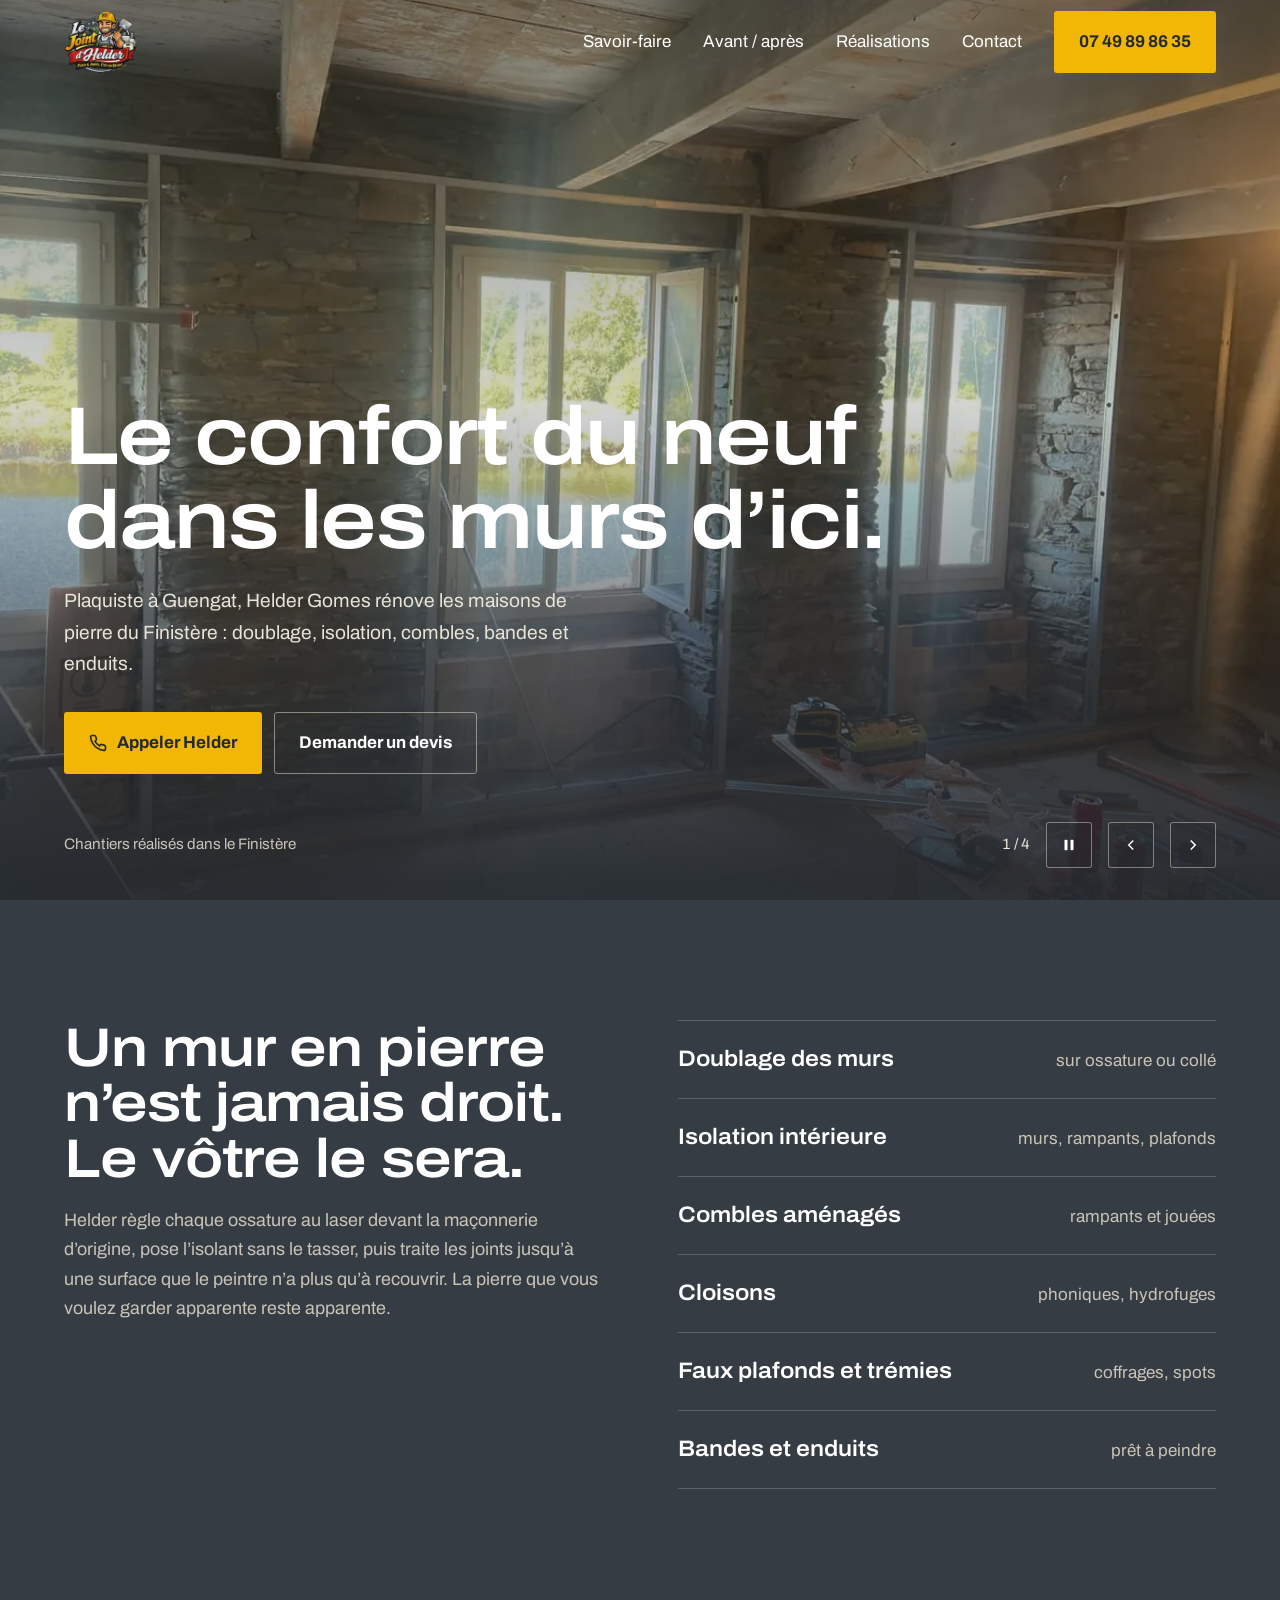
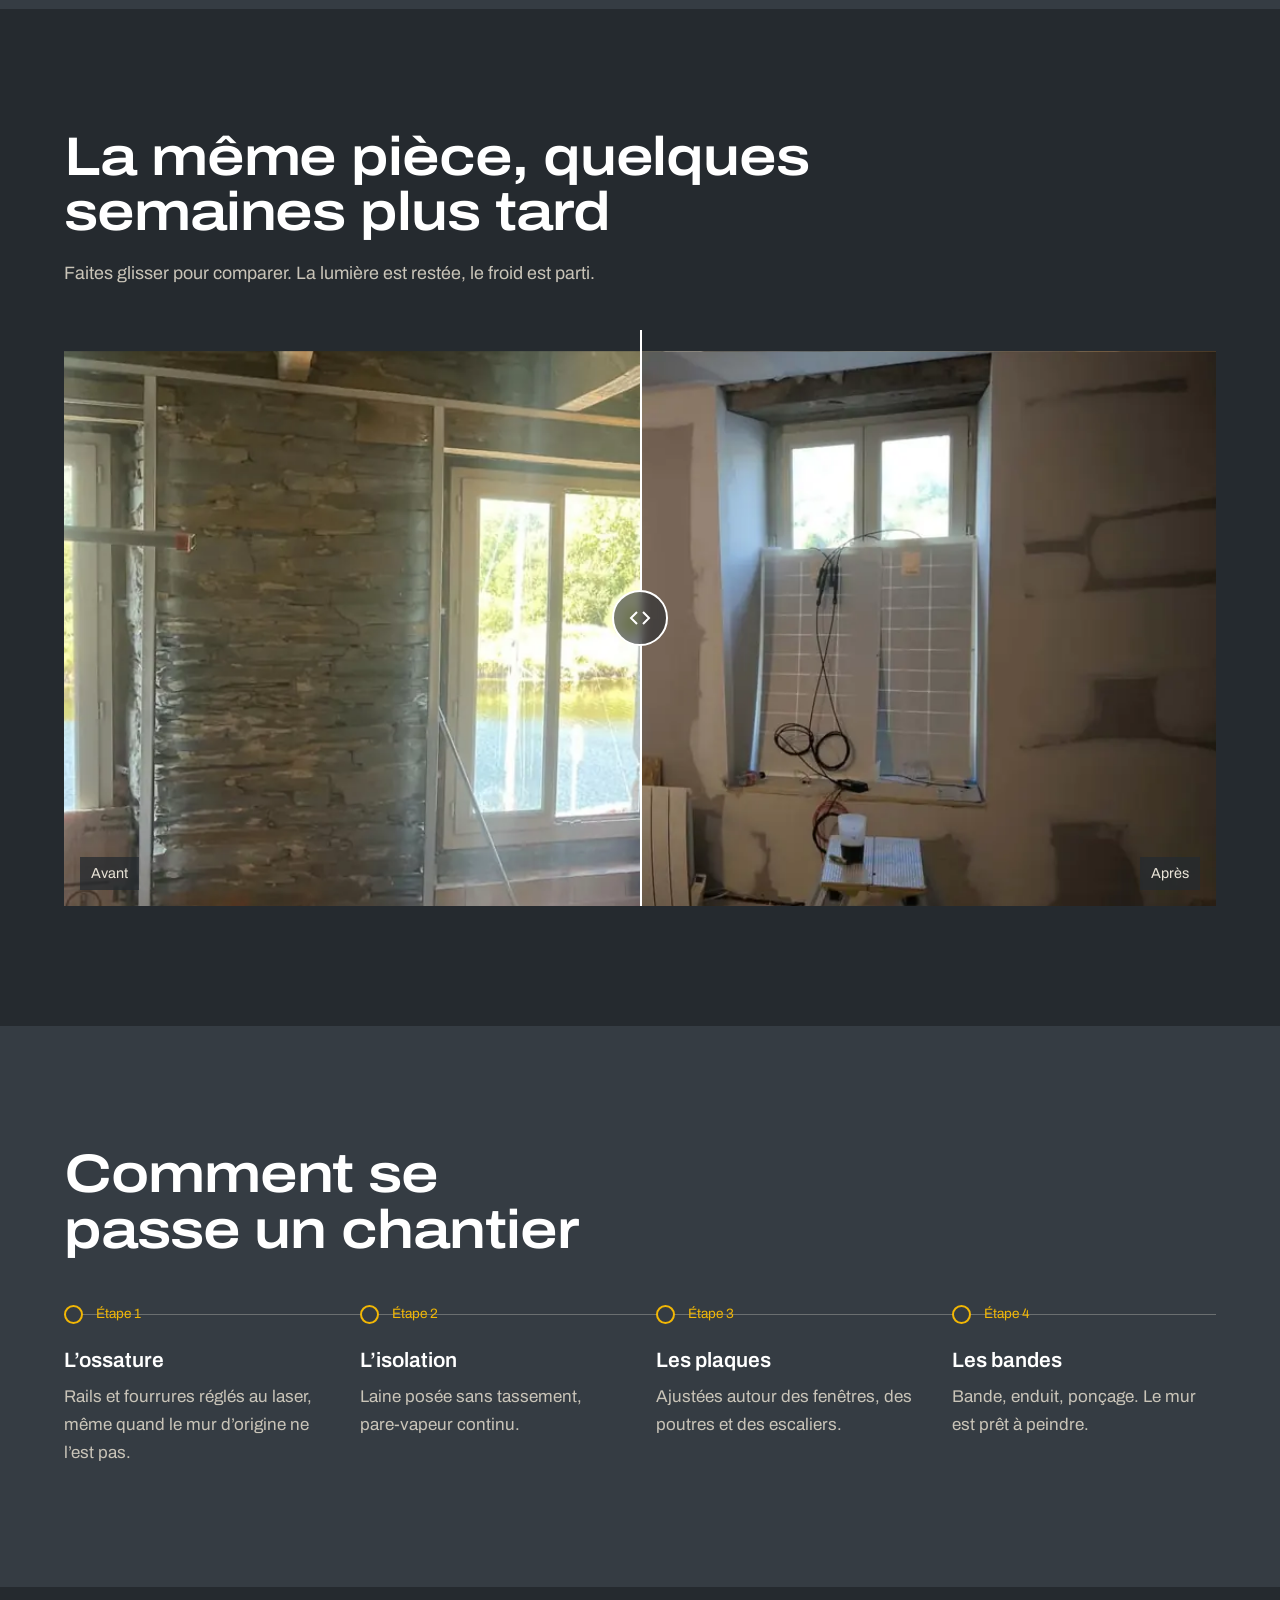
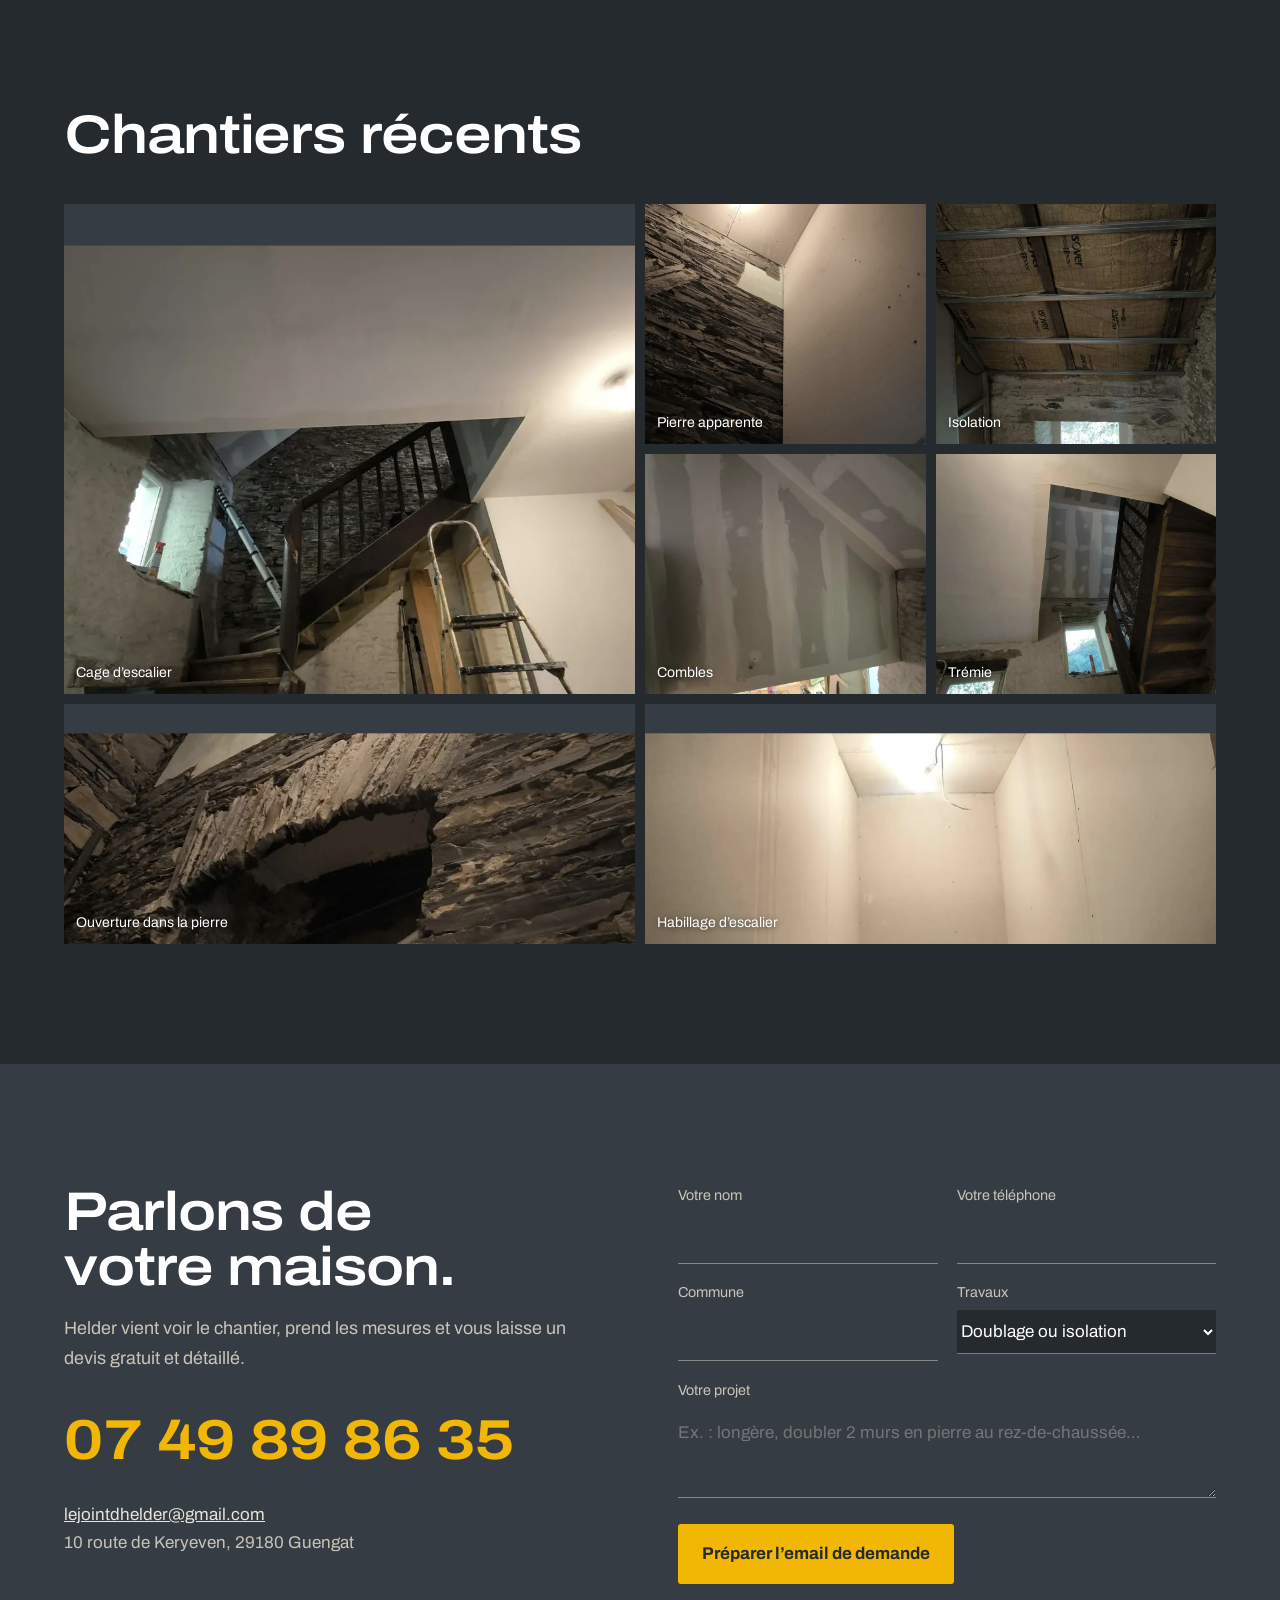
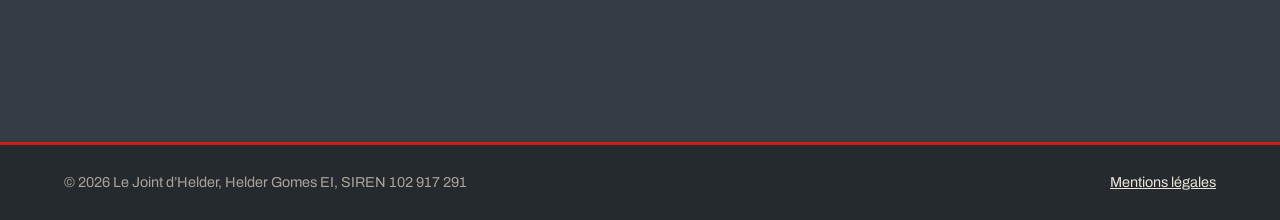
<file: b/index.html>
<!DOCTYPE html>
<html lang="fr">
<head>
<meta charset="UTF-8">
<meta name="viewport" content="width=device-width, initial-scale=1">
<title>Le Joint d’Helder – Plaquiste à Guengat · Maquette B</title>
<meta name="description" content="Le Joint d'Helder, plaquiste à Guengat (29) : rénovation des maisons en pierre, doublage, isolation, combles, bandes et enduits. Devis gratuit au 07 49 89 86 35.">
<meta name="theme-color" content="#2a3036">
<meta name="robots" content="noindex">
<link rel="icon" href="../photos/logo-160.png">
<link rel="preload" href="../fonts/archivo.woff2" as="font" type="font/woff2" crossorigin>
<style>
@font-face{font-family:Archivo;src:url(../fonts/archivo.woff2) format("woff2");font-weight:100 900;font-stretch:62% 125%;font-display:swap}
</style>
<link rel="stylesheet" href="../shared/base.css">
<style>
:root{--loader-bg:#252a2f;--loader-fill:#f2b705;--loader-seam:rgba(233,228,216,.15);--ardoise:#353c43;--nuit:#252a2f;--lin:#e9e4d8;--lin-2:#c9c4b8;--jaune:#f2b705;--rouge:#c8201b;--ink:#252a2f;--paper:#e9e4d8;--accent:#f2b705;--focus:#f2b705;--lb-radius:4px;--ml-radius:4px}
html{color-scheme:dark}
body{font-family:Archivo,system-ui,sans-serif;background:var(--ardoise);color:var(--lin);font-size:1.0625rem;line-height:1.65}
.wrap{width:min(1280px,90vw);margin-inline:auto}
h1,h2{font-weight:600;font-stretch:118%;letter-spacing:-.02em;line-height:1.02;color:#fff}
h2{font-size:clamp(2.2rem,4.4vw,3.4rem);max-width:20ch}
.sub{color:var(--lin-2);max-width:56ch;margin-top:1.2rem;font-size:1.12rem}
a{color:var(--lin)}
.btn{display:inline-flex;align-items:center;gap:.6rem;padding:1rem 1.5rem;border-radius:3px;font-weight:700;text-decoration:none;border:1px solid transparent;transition:background .3s,color .3s,border-color .3s}
.btn svg{width:18px;height:18px}
.btn-y{background:var(--jaune);color:var(--nuit)}
.btn-y:hover{background:#fff}
.btn-o{border-color:rgba(233,228,216,.5);color:#fff}
.btn-o:hover{background:var(--lin);color:var(--nuit)}

/* en-tête : transparent sur la photo, plein au défilement */
header{position:fixed;inset:0 0 auto;z-index:50;transition:background .4s,box-shadow .4s}
header.solid{background:rgba(37,42,47,.95);backdrop-filter:blur(10px);box-shadow:0 1px 0 rgba(233,228,216,.12)}
.nav{display:flex;align-items:center;gap:2rem;min-height:84px}
.nav .logo{margin-right:auto;display:flex;align-items:center}
.nav .logo img{height:62px;width:auto}
.nav ul{list-style:none;display:flex;gap:2rem}
.nav ul a{text-decoration:none;color:#fff;padding:.3rem 0;background:linear-gradient(var(--jaune),var(--jaune)) left bottom/0 2px no-repeat;transition:background-size .35s}
.nav ul a:hover{background-size:100% 2px}
.menu-btn{display:none;background:none;border:1px solid rgba(233,228,216,.5);color:#fff;padding:.55rem .9rem;border-radius:3px;cursor:pointer}
@media(max-width:900px){.nav ul,.nav .btn{display:none}.menu-btn{display:block}
  body.menu-open header{background:var(--nuit)}
  body.menu-open .nav ul{display:flex;flex-direction:column;gap:0;position:absolute;top:84px;left:0;right:0;background:var(--nuit);border-bottom:3px solid var(--rouge)}
  body.menu-open .nav ul a{display:block;padding:1rem 5vw;border-bottom:1px solid #353c43}}

/* héro plein écran — transition B : fondu lent et zoom de caméra */
.hero{position:relative;height:100svh;min-height:600px;overflow:hidden;background:var(--nuit)}
.slides{position:absolute;inset:0}
.slide{position:absolute;inset:0;opacity:0;transition:opacity 1.8s ease}
.slide img{width:100%;height:100%;object-fit:cover;transform:scale(1.14);transition:transform 9s cubic-bezier(.2,.6,.2,1)}
.slide.is-active{opacity:1;z-index:2}
.slide.is-active img{transform:scale(1)}
.slide.is-leaving{opacity:0;z-index:1}
.slide.is-leaving img{transform:scale(1)}
.hero::after{content:"";position:absolute;inset:0;z-index:3;background:linear-gradient(0deg,rgba(37,42,47,.94) 2%,rgba(37,42,47,.2) 55%,rgba(37,42,47,.55) 100%);pointer-events:none}
.hero-text{position:absolute;z-index:4;left:0;right:0;bottom:clamp(110px,14vh,150px)}
.hero h1{font-size:clamp(2.8rem,6.4vw,5.6rem);max-width:15ch;opacity:0;transform:translateY(24px);animation:rise 1.4s .3s cubic-bezier(.2,.7,.2,1) forwards}
.hero p{max-width:46ch;margin:1.4rem 0 2rem;font-size:clamp(1.05rem,1.5vw,1.25rem);opacity:0;animation:rise 1.4s .55s cubic-bezier(.2,.7,.2,1) forwards}
.hero .ctas{display:flex;gap:.8rem;flex-wrap:wrap;opacity:0;animation:rise 1.4s .75s cubic-bezier(.2,.7,.2,1) forwards}
@keyframes rise{to{opacity:1;transform:none}}
.hero-ui{position:absolute;z-index:4;left:0;right:0;bottom:32px}
.hero-ui .wrap{display:flex;align-items:center;gap:1rem}
.caption{margin-right:auto;font-size:.95rem;color:var(--lin-2)}
.count{font-variant-numeric:tabular-nums;font-size:.95rem}
.sq{width:46px;height:46px;border:1px solid rgba(233,228,216,.45);background:rgba(37,42,47,.35);color:#fff;border-radius:3px;display:grid;place-items:center;cursor:pointer}
.sq:hover{background:var(--jaune);color:var(--nuit);border-color:var(--jaune)}
.sq svg{width:18px;height:18px}

.pad{padding:clamp(4.5rem,10vw,7.5rem) 0}
.deep{background:var(--nuit)}

/* savoir-faire */
.two{display:grid;grid-template-columns:1fr 1fr;gap:clamp(2.5rem,6vw,5rem)}
.list{list-style:none;border-top:1px solid rgba(233,228,216,.22)}
.list li{display:flex;justify-content:space-between;align-items:baseline;gap:1.5rem;flex-wrap:wrap;padding:1.25rem 0;border-bottom:1px solid rgba(233,228,216,.22)}
.list b{font-size:1.4rem;font-weight:600;color:#fff;font-stretch:108%}
.list span{color:var(--lin-2)}
@media(max-width:860px){.two{grid-template-columns:1fr}}

/* avant / après */
.ba{position:relative;margin-top:2.6rem;aspect-ratio:16/8;overflow:hidden;user-select:none;touch-action:pan-y}
.ba img{position:absolute;inset:0;width:100%;height:100%;object-fit:cover;pointer-events:none}
.ba .after{clip-path:inset(0 0 0 var(--p,50%))}
.ba .line{position:absolute;top:0;bottom:0;left:var(--p,50%);width:2px;background:#fff;pointer-events:none}
.ba .knob{position:absolute;top:50%;left:var(--p,50%);transform:translate(-50%,-50%);width:56px;height:56px;border-radius:50%;border:2px solid #fff;background:rgba(37,42,47,.6);backdrop-filter:blur(4px);display:grid;place-items:center;pointer-events:none;color:#fff}
.ba .knob svg{width:24px;height:24px}
.ba .tag{position:absolute;bottom:16px;font-size:.9rem;padding:.3rem .7rem;background:rgba(37,42,47,.75)}
.ba .t1{left:16px}.ba .t2{right:16px}
.ba input{position:absolute;inset:0;width:100%;height:100%;opacity:0;cursor:ew-resize;margin:0}
.ba input:focus-visible ~ .knob{outline:3px solid var(--jaune);outline-offset:3px}
@media(max-width:600px){.ba{aspect-ratio:4/3.6}}

/* méthode : frise */
.frise{list-style:none;display:grid;grid-template-columns:repeat(4,minmax(0,1fr));gap:2rem;margin-top:3rem;counter-reset:s;position:relative}
.frise::before{content:"";position:absolute;top:9px;left:0;right:0;height:1px;background:rgba(233,228,216,.3)}
.frise li{position:relative;padding-top:2.4rem}
.frise li::before{counter-increment:s;content:"";position:absolute;top:0;left:0;width:19px;height:19px;border-radius:50%;background:var(--ardoise);border:2px solid var(--jaune)}
.frise li::after{content:"Étape " counter(s);position:absolute;top:-2px;left:32px;font-size:.85rem;color:var(--jaune)}
.frise h3{font-size:1.3rem;font-weight:600;color:#fff;margin-bottom:.3rem}
.frise p{color:var(--lin-2)}
@media(max-width:860px){.frise{grid-template-columns:1fr 1fr}.frise::before{display:none}}
@media(max-width:520px){.frise{grid-template-columns:1fr}}

/* mosaïque */
.mosa{display:grid;grid-template-columns:repeat(4,minmax(0,1fr));grid-auto-rows:240px;gap:10px;margin-top:2.6rem}
.mosa button{padding:0;border:0;background:var(--ardoise);cursor:zoom-in;overflow:hidden;position:relative}
.mosa .big{grid-column:span 2;grid-row:span 2}
.mosa .wide{grid-column:span 2}
.mosa img{width:100%;height:100%;object-fit:cover;filter:saturate(.85);transition:transform .3s ease-out,filter .6s}
.mosa button:hover img{transform:scale(1.06);filter:saturate(1.05)}
.mosa span{position:absolute;left:12px;bottom:10px;font-size:.88rem;color:#fff;text-shadow:0 1px 6px rgba(0,0,0,.6)}
@media(max-width:800px){.mosa{grid-template-columns:1fr 1fr;grid-auto-rows:180px}}

/* contact */
.tel{display:block;font-weight:700;font-stretch:115%;font-size:clamp(2.2rem,4.4vw,3.6rem);white-space:nowrap;color:var(--jaune);text-decoration:none;font-variant-numeric:tabular-nums;margin:1.4rem 0 .8rem}
.tel:hover{color:#fff}
form{display:grid;grid-template-columns:1fr 1fr;gap:1.1rem 1.2rem}
form .full{grid-column:1/-1}
label{display:block;font-size:.9rem;color:var(--lin-2);margin-bottom:.3rem}
input,select,textarea{width:100%;font:inherit;color:#fff;background:transparent;border:0;border-bottom:1px solid rgba(233,228,216,.45);padding:.7rem 0;border-radius:0}
select{background:var(--nuit);color:#fff}
input:focus,select:focus,textarea:focus{outline:none;border-bottom-color:var(--jaune)}
textarea{min-height:90px;resize:vertical}
.msg{grid-column:1/-1;color:var(--jaune);min-height:1.2em}
@media(max-width:520px){form{grid-template-columns:1fr}}


/* animations B */
.mosa img,.ba img{transform:translateY(var(--py,0)) scale(1.12)}
.mosa button:hover img{transform:translateY(var(--py,0)) scale(1.18)}
.ba .after{clip-path:inset(0 0 0 var(--p,50%))}
.frise::before{transform-origin:left;transform:scaleX(0);transition:transform 1.6s cubic-bezier(.65,0,.35,1)}
.frise.in::before{transform:scaleX(1)}
.frise li{opacity:0;transform:translateY(16px);transition:opacity .7s,transform .7s}
.frise.in li{opacity:1;transform:none}
.frise li::before{transform:scale(0);transition:transform .5s cubic-bezier(.3,1.7,.5,1)}
.frise.in li::before{transform:scale(1)}
.frise.in li:nth-child(1),.frise.in li:nth-child(1)::before{transition-delay:.2s}
.frise.in li:nth-child(2),.frise.in li:nth-child(2)::before{transition-delay:.6s}
.frise.in li:nth-child(3),.frise.in li:nth-child(3)::before{transition-delay:1s}
.frise.in li:nth-child(4),.frise.in li:nth-child(4)::before{transition-delay:1.4s}
.list li{position:relative}
.list li::after{content:"";position:absolute;left:0;bottom:-1px;height:1px;width:100%;background:var(--jaune);transform:scaleX(0);transform-origin:left;transition:transform .5s}
.list li:hover::after{transform:scaleX(1)}
@media (prefers-reduced-motion:reduce){.frise li{opacity:1;transform:none}.frise::before{transform:none}}
footer{border-top:3px solid var(--rouge);background:var(--nuit);color:#a9a49a;font-size:.9rem}
footer .wrap{display:flex;flex-wrap:wrap;justify-content:space-between;gap:1rem;padding:1.6rem 0}
footer button{background:none;border:0;color:var(--lin);text-decoration:underline;cursor:pointer}
.fab{position:fixed;right:14px;bottom:14px;z-index:60;display:none;box-shadow:0 10px 24px -8px rgba(0,0,0,.6)}
@media(max-width:860px){.fab{display:inline-flex}}
body{overflow-x:clip}
@media(max-width:600px){footer{padding-bottom:84px}.nav .logo{white-space:nowrap}.caption{display:none}.count{white-space:nowrap;margin-right:.3rem}.hero-ui .wrap{justify-content:flex-start}.hero-text{bottom:96px}}
</style>
</head>
<body>
<a class="skip" href="#contenu">Aller au contenu</a>

<header id="hdr">
  <div class="wrap nav">
    <a class="logo" href="#top" aria-label="Le Joint d’Helder, accueil"><img src="../photos/logo-160.webp" alt="" width="74" height="62"></a>
    <ul data-menu-links>
      <li><a href="#savoir-faire">Savoir-faire</a></li>
      <li><a href="#avant-apres">Avant / après</a></li>
      <li><a href="#realisations">Réalisations</a></li>
      <li><a href="#contact">Contact</a></li>
    </ul>
    <a class="btn btn-y" href="tel:+33749898635">07 49 89 86 35</a>
    <button type="button" class="menu-btn" data-menu aria-expanded="false">Menu</button>
  </div>
</header>

<main id="top">
<section class="hero" data-slider-scope aria-label="Accueil">
  <div role="region" class="slides" data-slider data-duration="1800" data-delay="7000" aria-roledescription="carrousel" aria-label="Photos de chantiers">
    <figure class="slide"><img src="../photos/ossature-mur-pierre-1200.webp" srcset="../photos/ossature-mur-pierre-600.webp 600w, ../photos/ossature-mur-pierre-1200.webp 1200w" sizes="(max-width: 860px) 100vw, 50vw" alt="Ossature posée devant un mur en pierre" width="1800" height="1350" fetchpriority="high"></figure>
    <figure class="slide"><img src="../photos/escalier-finition-1200.webp" srcset="../photos/escalier-finition-600.webp 600w, ../photos/escalier-finition-1200.webp 1200w" sizes="(max-width: 860px) 100vw, 50vw" alt="Cage d’escalier rénovée, pierre et plaques" width="1800" height="1350"></figure>
    <figure class="slide"><img src="../photos/piece-plaques-jointees-1200.webp" srcset="../photos/piece-plaques-jointees-600.webp 600w, ../photos/piece-plaques-jointees-1200.webp 1200w" sizes="(max-width: 860px) 100vw, 50vw" alt="Pièce de vie lumineuse aux plaques jointées" width="1800" height="1350"></figure>
    <figure class="slide"><img src="../photos/combles-joints-1200.webp" srcset="../photos/combles-joints-600.webp 600w, ../photos/combles-joints-1200.webp 1200w" sizes="(max-width: 860px) 100vw, 50vw" alt="Combles en cours de finition" width="1800" height="1350"></figure>
  </div>
  <div class="hero-text" id="contenu" tabindex="-1">
    <div class="wrap">
      <h1>Le confort du neuf dans les murs d’ici.</h1>
      <p>Plaquiste à Guengat, Helder Gomes rénove les maisons de pierre du Finistère : doublage, isolation, combles, bandes et enduits.</p>
      <div class="ctas">
        <a class="btn btn-y" href="tel:+33749898635"><svg aria-hidden="true" focusable="false" viewBox="0 0 24 24" fill="none" stroke="currentColor" stroke-width="2.2"><path d="M22 16.9v3a2 2 0 01-2.2 2 19.8 19.8 0 01-8.6-3.1 19.5 19.5 0 01-6-6A19.8 19.8 0 012.1 4.2 2 2 0 014.1 2h3a2 2 0 012 1.7c.1.9.4 1.8.7 2.7a2 2 0 01-.5 2.1L8 9.8a16 16 0 006 6l1.3-1.3a2 2 0 012.1-.4c.9.3 1.8.6 2.7.7a2 2 0 011.7 2z"/></svg>Appeler Helder</a>
        <a class="btn btn-o" href="#contact">Demander un devis</a>
      </div>
    </div>
  </div>
  <div class="hero-ui"><div class="wrap">
    <span class="caption">Chantiers réalisés dans le Finistère</span>
    <span class="count" data-count aria-live="polite">1 / 4</span>
    <button class="sq" data-pause type="button"></button>
    <button class="sq" data-prev type="button" aria-label="Photo précédente"><svg aria-hidden="true" focusable="false" viewBox="0 0 24 24" fill="none" stroke="currentColor" stroke-width="2"><path d="M15 6l-6 6 6 6"/></svg></button>
    <button class="sq" data-next type="button" aria-label="Photo suivante"><svg aria-hidden="true" focusable="false" viewBox="0 0 24 24" fill="none" stroke="currentColor" stroke-width="2"><path d="M9 6l6 6-6 6"/></svg></button>
  </div></div>
</section>

<section class="pad" id="savoir-faire">
  <div class="wrap two">
    <div>
      <h2 data-anim>Un mur en pierre n’est jamais droit. Le vôtre le sera.</h2>
      <p class="sub">Helder règle chaque ossature au laser devant la maçonnerie d’origine, pose l’isolant sans le tasser, puis traite les joints jusqu’à une surface que le peintre n’a plus qu’à recouvrir. La pierre que vous voulez garder apparente reste apparente.</p>
    </div>
    <ul class="list" data-anim data-anim-d="2">
      <li><b>Doublage des murs</b><span>sur ossature ou collé</span></li>
      <li><b>Isolation intérieure</b><span>murs, rampants, plafonds</span></li>
      <li><b>Combles aménagés</b><span>rampants et jouées</span></li>
      <li><b>Cloisons</b><span>phoniques, hydrofuges</span></li>
      <li><b>Faux plafonds et trémies</b><span>coffrages, spots</span></li>
      <li><b>Bandes et enduits</b><span>prêt à peindre</span></li>
    </ul>
  </div>
</section>

<section class="pad deep" id="avant-apres">
  <div class="wrap">
    <h2 data-anim>La même pièce, quelques semaines plus tard</h2>
    <p class="sub">Faites glisser pour comparer. La lumière est restée, le froid est parti.</p>
    <div class="ba" data-ba data-anim>
      <img data-parallax="0.06" src="../photos/ossature-mur-pierre-1200.webp" srcset="../photos/ossature-mur-pierre-600.webp 600w, ../photos/ossature-mur-pierre-1200.webp 1200w" sizes="(max-width: 860px) 100vw, 50vw" alt="Avant : ossature devant le mur en pierre" width="1800" height="1350" loading="lazy">
      <img data-parallax="0.06" class="after" src="../photos/piece-plaques-jointees-1200.webp" srcset="../photos/piece-plaques-jointees-600.webp 600w, ../photos/piece-plaques-jointees-1200.webp 1200w" sizes="(max-width: 860px) 100vw, 50vw" alt="Après : plaques jointées" width="1800" height="1350" loading="lazy">
      <span class="line"></span>
      <span class="tag t1">Avant</span><span class="tag t2">Après</span>
      <input type="range" min="0" max="100" value="50" aria-label="Glisser pour comparer avant et après">
      <span class="knob"><svg aria-hidden="true" focusable="false" viewBox="0 0 24 24" fill="none" stroke="currentColor" stroke-width="2"><path d="M9 6l-6 6 6 6M15 6l6 6-6 6"/></svg></span>
    </div>
  </div>
</section>

<section class="pad" id="methode">
  <div class="wrap">
    <h2 data-anim>Comment se passe un chantier</h2>
    <ol class="frise" data-draw>
      <li><h3>L’ossature</h3><p>Rails et fourrures réglés au laser, même quand le mur d’origine ne l’est pas.</p></li>
      <li><h3>L’isolation</h3><p>Laine posée sans tassement, pare-vapeur continu.</p></li>
      <li><h3>Les plaques</h3><p>Ajustées autour des fenêtres, des poutres et des escaliers.</p></li>
      <li><h3>Les bandes</h3><p>Bande, enduit, ponçage. Le mur est prêt à peindre.</p></li>
    </ol>
  </div>
</section>

<section class="pad deep" id="realisations">
  <div class="wrap">
    <h2 data-anim>Chantiers récents</h2>
    <div class="mosa" data-gallery data-anim>
      <button type="button" class="big" data-src="../photos/escalier-finition-1200.webp" data-cap="Cage d’escalier" aria-label="Agrandir la photo : Cage d’escalier"><img data-parallax="0.08" src="../photos/escalier-finition-1200.webp" srcset="../photos/escalier-finition-600.webp 600w, ../photos/escalier-finition-1200.webp 1200w" sizes="(max-width: 860px) 100vw, 50vw" alt="Cage d’escalier" width="1800" height="1350" loading="lazy"><span aria-hidden="true">Cage d’escalier</span></button>
      <button type="button" data-src="../photos/doublage-pierre-1200.webp" data-cap="Doublage et pierre apparente" aria-label="Agrandir la photo : Doublage et pierre apparente"><img src="../photos/doublage-pierre-1200.webp" srcset="../photos/doublage-pierre-600.webp 600w, ../photos/doublage-pierre-1200.webp 1200w" sizes="(max-width: 860px) 100vw, 50vw" alt="Doublage et pierre apparente" width="1350" height="1800" loading="lazy"><span>Pierre apparente</span></button>
      <button type="button" data-src="../photos/isolation-rampants-1200.webp" data-cap="Isolation des rampants" aria-label="Agrandir la photo : Isolation des rampants"><img src="../photos/isolation-rampants-1200.webp" srcset="../photos/isolation-rampants-600.webp 600w, ../photos/isolation-rampants-1200.webp 1200w" sizes="(max-width: 860px) 100vw, 50vw" alt="Isolation des rampants" width="1350" height="1800" loading="lazy"><span>Isolation</span></button>
      <button type="button" data-src="../photos/rampant-joints-1200.webp" data-cap="Rampant de combles" aria-label="Agrandir la photo : Rampant de combles"><img src="../photos/rampant-joints-1200.webp" srcset="../photos/rampant-joints-600.webp 600w, ../photos/rampant-joints-1200.webp 1200w" sizes="(max-width: 860px) 100vw, 50vw" alt="Rampant de combles" width="1800" height="1350" loading="lazy"><span>Combles</span></button>
      <button type="button" data-src="../photos/tremie-escalier-1200.webp" data-cap="Trémie d’escalier" aria-label="Agrandir la photo : Trémie d’escalier"><img src="../photos/tremie-escalier-1200.webp" srcset="../photos/tremie-escalier-600.webp 600w, ../photos/tremie-escalier-1200.webp 1200w" sizes="(max-width: 860px) 100vw, 50vw" alt="Trémie d’escalier" width="1800" height="1350" loading="lazy"><span>Trémie</span></button>
      <button type="button" class="wide" data-src="../photos/mur-pierre-ouverture-1200.webp" data-cap="Ouverture dans un mur en pierre" aria-label="Agrandir la photo : Ouverture dans un mur en pierre"><img data-parallax="0.08" src="../photos/mur-pierre-ouverture-1200.webp" srcset="../photos/mur-pierre-ouverture-600.webp 600w, ../photos/mur-pierre-ouverture-1200.webp 1200w" sizes="(max-width: 860px) 100vw, 50vw" alt="Ouverture dans un mur en pierre" width="1350" height="1800" loading="lazy"><span aria-hidden="true">Ouverture dans la pierre</span></button>
      <button type="button" class="wide" data-src="../photos/cage-escalier-1200.webp" data-cap="Habillage d’escalier" aria-label="Agrandir la photo : Habillage d’escalier"><img data-parallax="0.08" src="../photos/cage-escalier-1200.webp" srcset="../photos/cage-escalier-600.webp 600w, ../photos/cage-escalier-1200.webp 1200w" sizes="(max-width: 860px) 100vw, 50vw" alt="Habillage d’escalier" width="1350" height="1800" loading="lazy"><span aria-hidden="true">Habillage d’escalier</span></button>
    </div>
  </div>
</section>

<section class="pad" id="contact">
  <div class="wrap two">
    <div>
      <h2 data-anim>Parlons de votre maison.</h2>
      <p class="sub">Helder vient voir le chantier, prend les mesures et vous laisse un devis gratuit et détaillé.</p>
      <a class="tel" href="tel:+33749898635">07 49 89 86 35</a>
      <p><a href="mailto:lejointdhelder@gmail.com">lejointdhelder@gmail.com</a><br><span style="color:var(--lin-2)">10 route de Keryeven, 29180 Guengat</span></p>
    </div>
    <form data-devis novalidate>
      <div><label for="b-nom">Votre nom</label><input type="text" id="b-nom" name="nom" autocomplete="name"></div>
      <div><label for="b-tel">Votre téléphone</label><input id="b-tel" name="tel" type="tel" autocomplete="tel"></div>
      <div><label for="b-ville">Commune</label><input type="text" id="b-ville" name="ville" autocomplete="address-level2"></div>
      <div><label for="b-type">Travaux</label><select id="b-type" name="type"><option>Doublage ou isolation</option><option>Combles</option><option>Cloisons</option><option>Faux plafond</option><option>Bandes et enduits</option><option>Rénovation complète</option></select></div>
      <div class="full"><label for="b-msg">Votre projet</label><textarea id="b-msg" name="msg" placeholder="Ex. : longère, doubler 2 murs en pierre au rez-de-chaussée…"></textarea></div>
      <div class="full"><button class="btn btn-y" type="submit" style="border:0;cursor:pointer">Préparer l’email de demande</button></div>
      <p class="msg" data-msg aria-live="polite"></p>
    </form>
  </div>
</section>
</main>

<footer><div class="wrap"><span>© <span data-year></span> Le Joint d’Helder, Helder Gomes EI, SIREN 102 917 291</span><button type="button" data-ml>Mentions légales</button></div></footer>
<aside aria-label="Appel rapide"><a class="btn btn-y fab" href="tel:+33749898635" aria-label="Appeler Helder au 07 49 89 86 35">Appeler</a></aside>
<dialog class="ml" id="ml" aria-labelledby="mlT">
  <button class="ml-x" type="button" data-ml-close aria-label="Fermer"><svg aria-hidden="true" focusable="false" viewBox="0 0 24 24" fill="none" stroke="currentColor" stroke-width="2.4"><path d="M6 6l12 12M18 6L6 18"/></svg></button>
  <h2 id="mlT">Mentions légales</h2>
  <h3>Éditeur du site</h3>
  <p>Le Joint d’Helder, Helder Gomes EI (entrepreneur individuel)<br>10 route de Keryeven, 29180 Guengat<br>SIREN : 102 917 291<br>Téléphone : 07 49 89 86 35 · Email : lejointdhelder@gmail.com<br>Directeur de la publication : Helder Gomes</p>
  <h3>Hébergement</h3>
  <p>GitHub Pages, GitHub, Inc., 88 Colin P. Kelly Jr. Street, San Francisco, CA 94107, États-Unis.</p>
  <h3>Conception</h3>
  <p>Site réalisé par BVCréasite.</p>
  <h3>Propriété intellectuelle</h3>
  <p>Les textes, photos et le logo de ce site appartiennent au Joint d’Helder. Toute reproduction sans autorisation est interdite.</p>
  <h3>Données personnelles</h3>
  <p>Ce site ne dépose aucun cookie de suivi et ne collecte aucune donnée automatiquement. Le formulaire de devis ouvre votre messagerie : les informations envoyées servent uniquement à répondre à votre demande et ne sont jamais transmises à des tiers. Pour en demander la suppression, écrivez à lejointdhelder@gmail.com.</p>
</dialog>
<script src="../shared/site.js"></script>
<script>
const hdr=document.getElementById("hdr");
const onS=()=>hdr.classList.toggle("solid",scrollY>60);addEventListener("scroll",onS,{passive:true});onS();
</script>
</body>
</html>
</file>
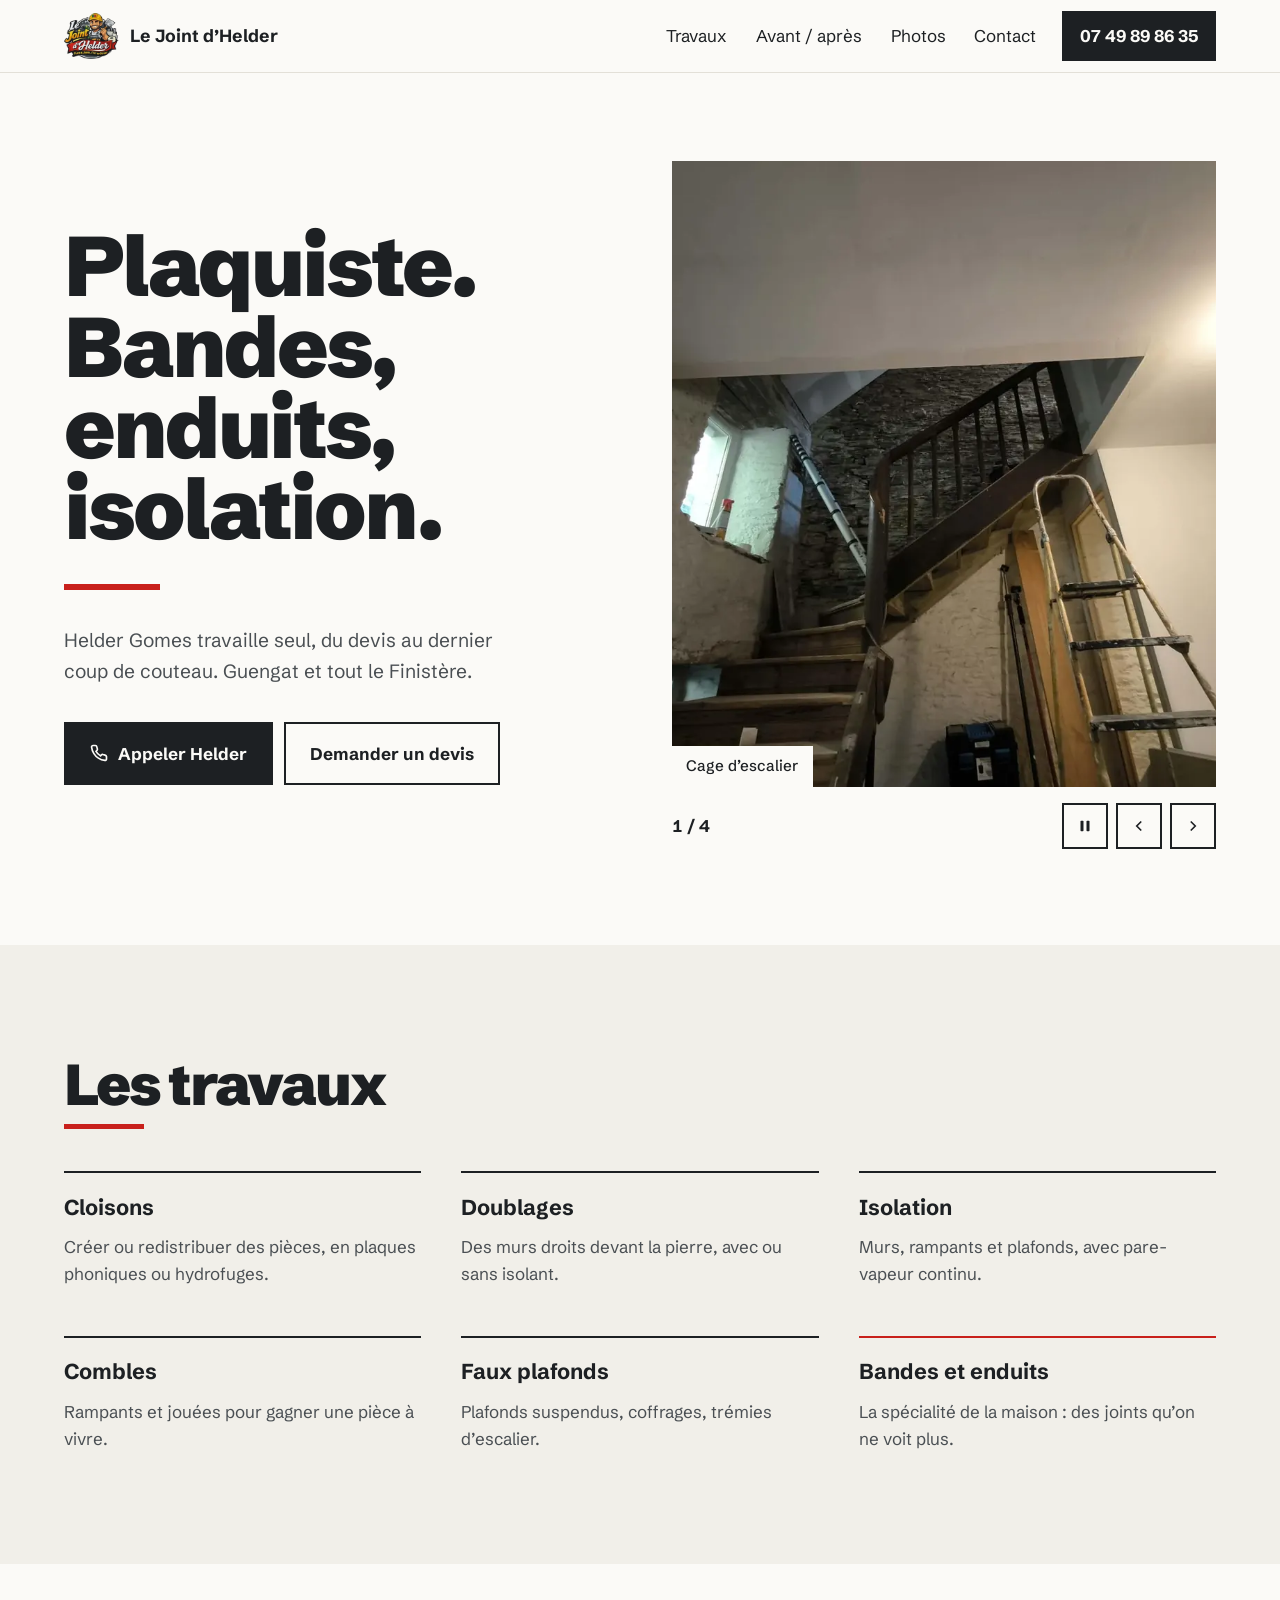
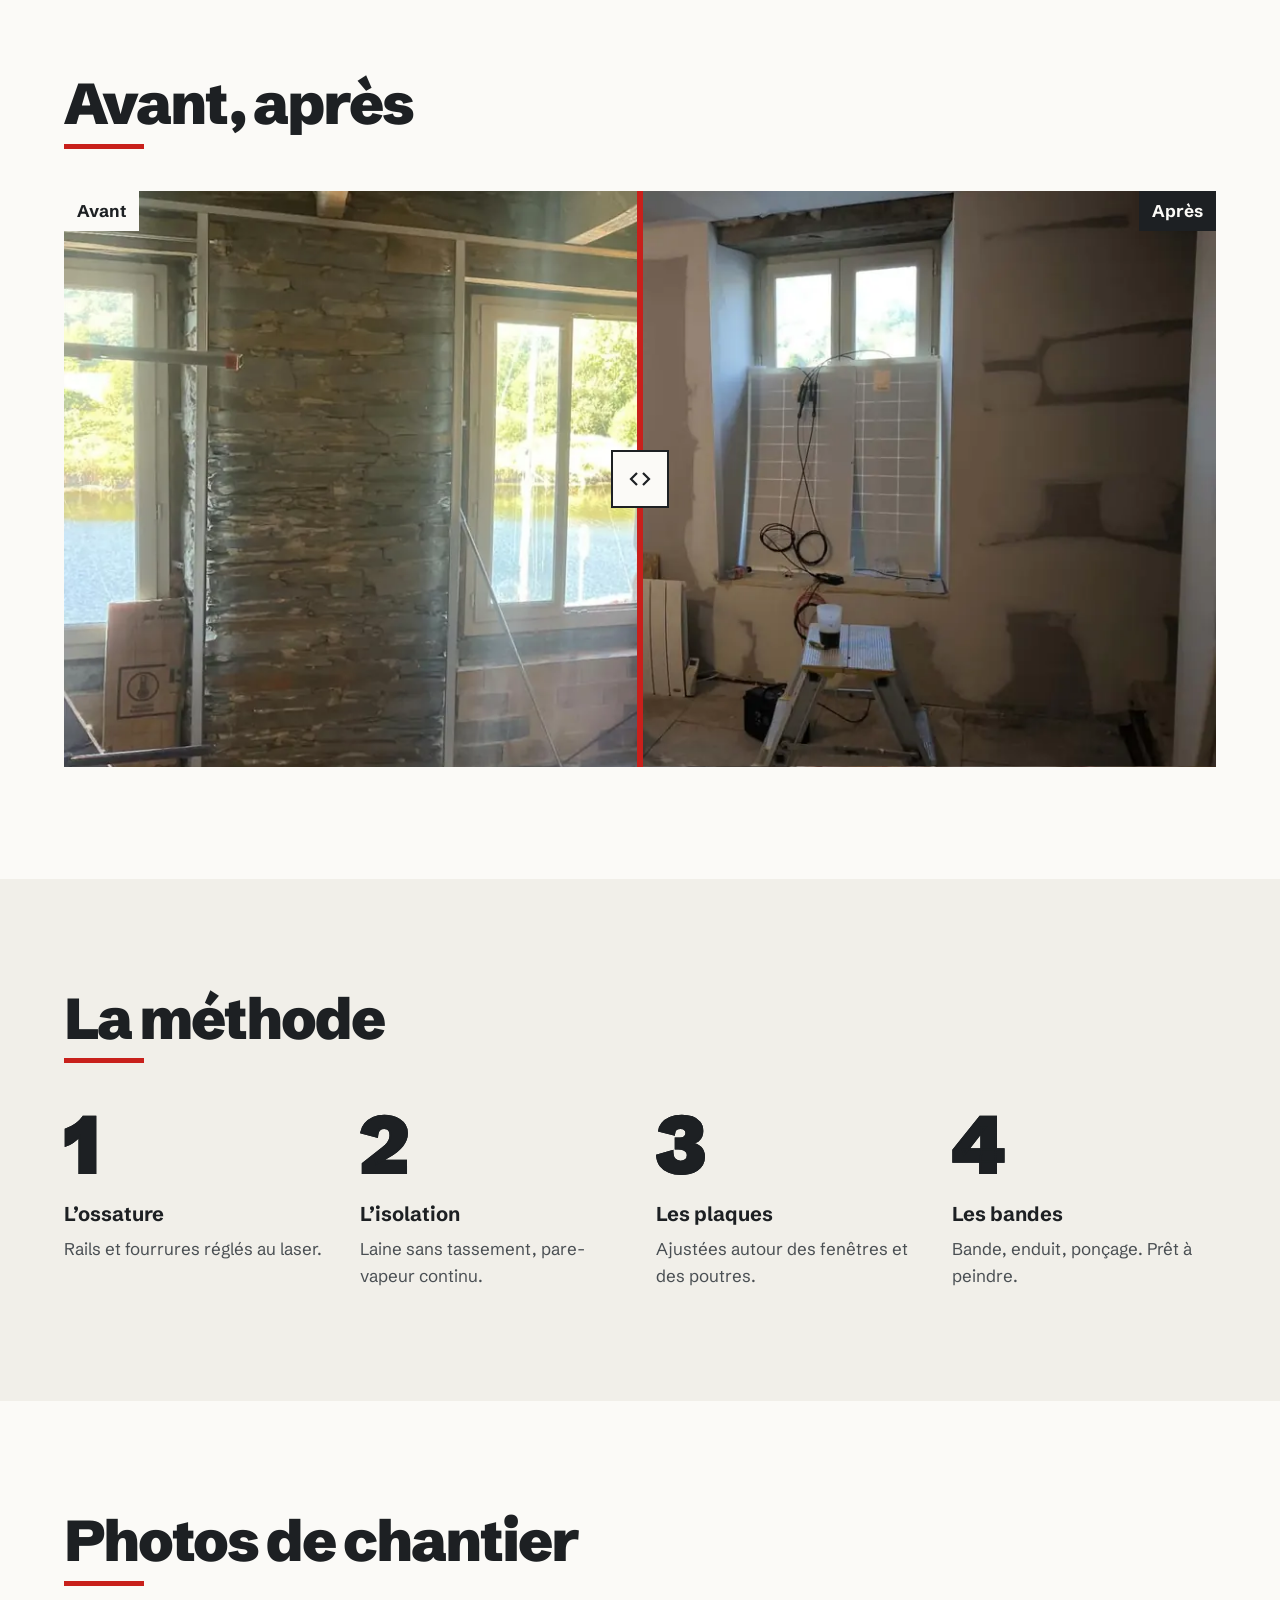
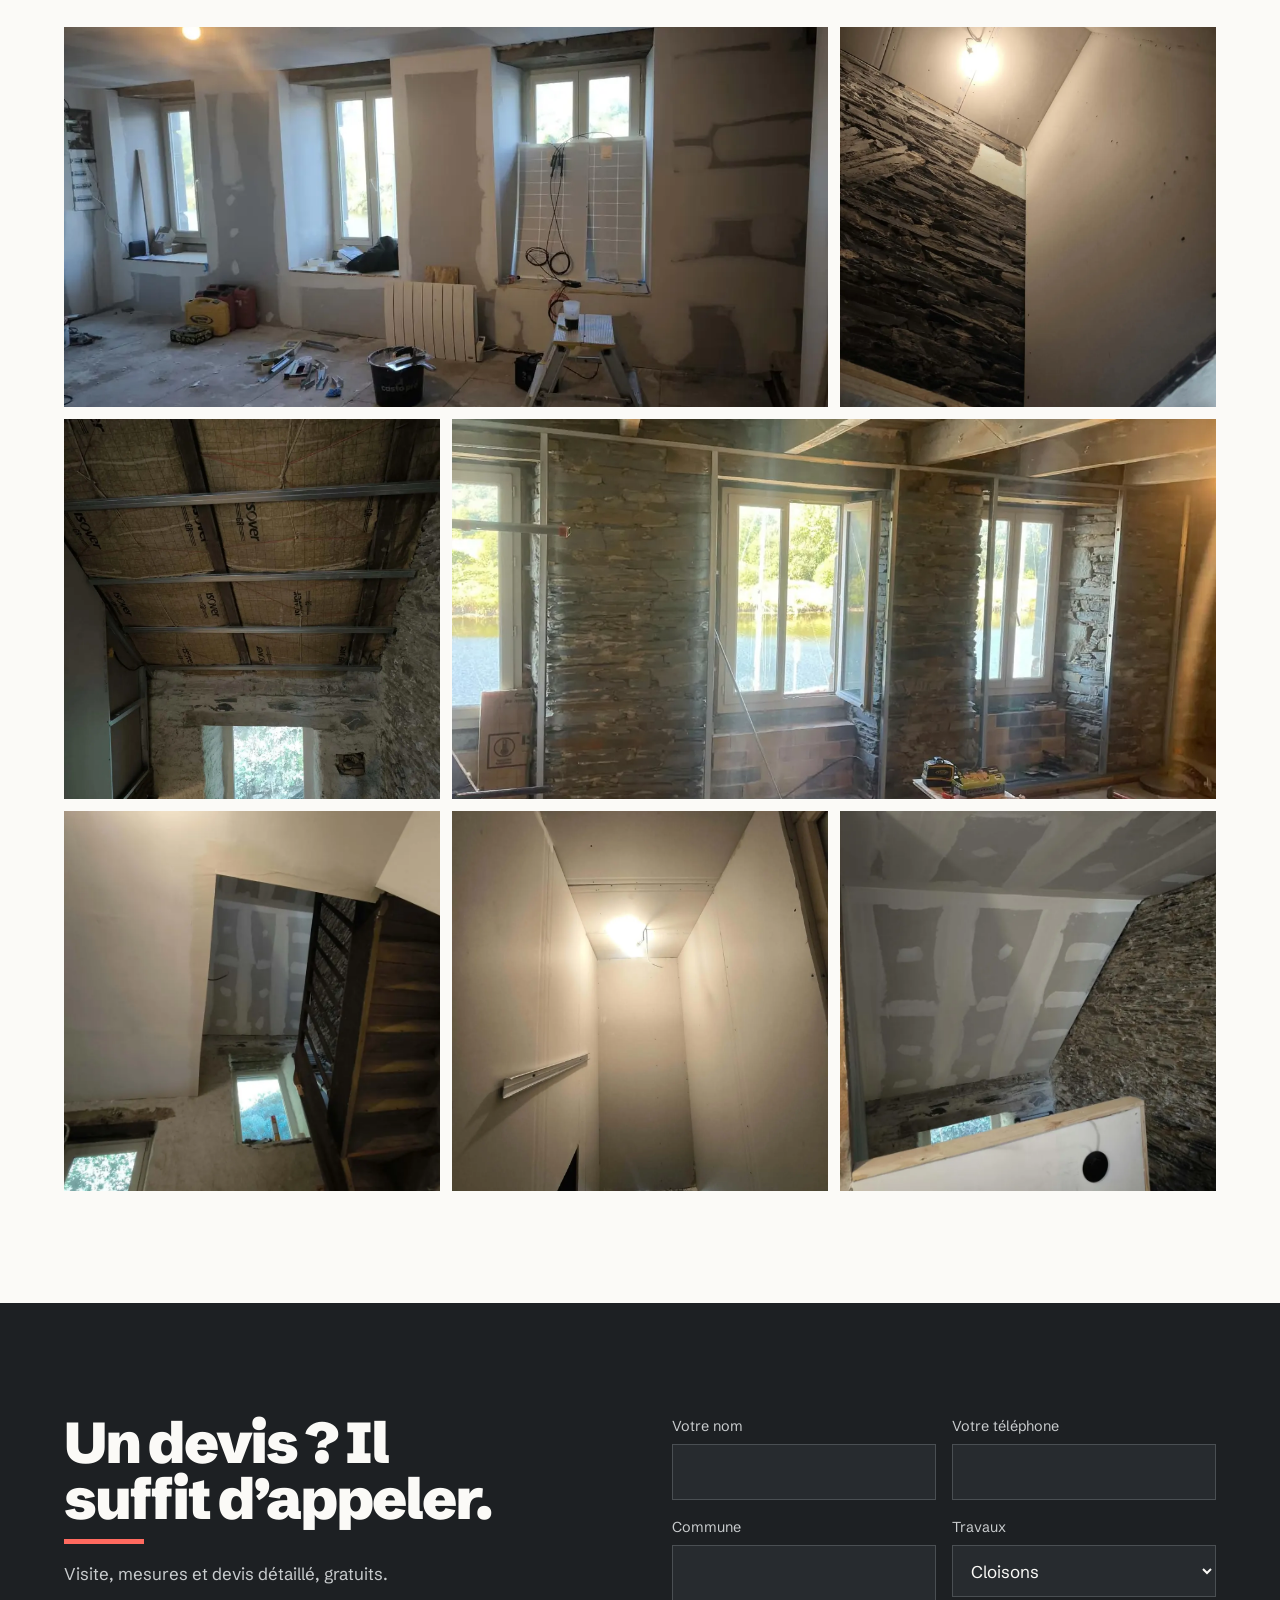
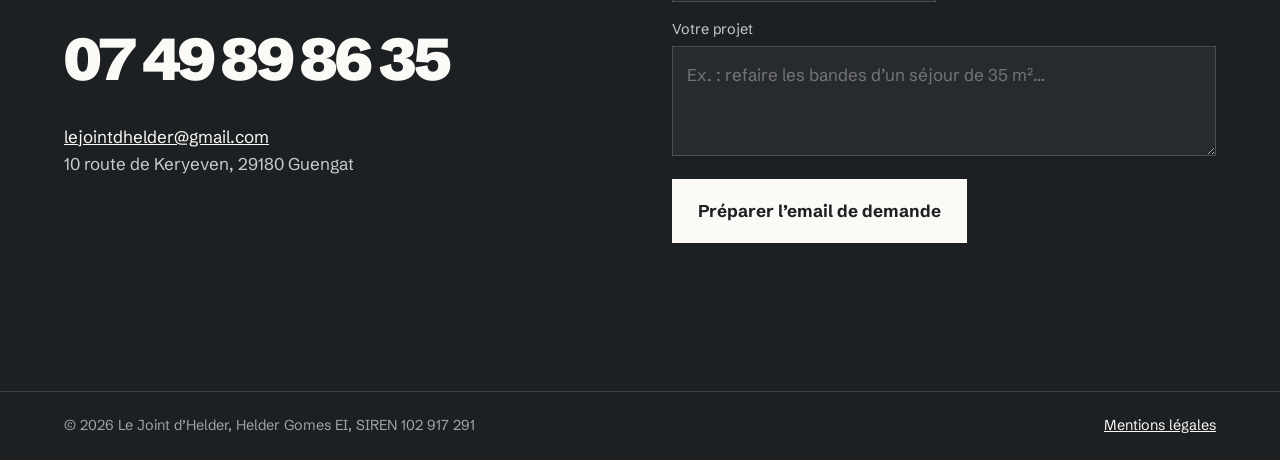
<file: c/index.html>
<!DOCTYPE html>
<html lang="fr">
<head>
<meta charset="UTF-8">
<meta name="viewport" content="width=device-width, initial-scale=1">
<title>Le Joint d’Helder – Plaquiste à Guengat · Maquette C</title>
<meta name="description" content="Le Joint d'Helder, plaquiste à Guengat (29) : cloisons, doublages, isolation, combles, faux plafonds, bandes et enduits. Devis gratuit au 07 49 89 86 35.">
<meta name="theme-color" content="#fbfaf7">
<meta name="robots" content="noindex">
<link rel="icon" href="../photos/logo-160.png">
<link rel="preload" href="../fonts/schibsted.woff2" as="font" type="font/woff2" crossorigin>
<style>
@font-face{font-family:"Schibsted Grotesk";src:url(../fonts/schibsted.woff2) format("woff2");font-weight:400 900;font-display:swap}
</style>
<link rel="stylesheet" href="../shared/base.css">
<style>
:root{--loader-bg:#fbfaf7;--loader-fill:#c8201b;--loader-seam:#e3e0d8;--blanc:#fbfaf7;--craie:#f1efe9;--ink:#1d2023;--gris:#4a4f53;--rouge:#c8201b;--paper:#fbfaf7;--accent:#fbfaf7;--focus:#c8201b;--lb-radius:0;--ml-radius:0}
body{font-family:"Schibsted Grotesk",system-ui,sans-serif;background:var(--blanc);color:var(--ink);font-size:1.0625rem;line-height:1.6}
.wrap{width:min(1280px,90vw);margin-inline:auto}
h1,h2{font-weight:900;letter-spacing:-.035em;line-height:.96}
h2{font-size:clamp(2.4rem,5vw,3.6rem);margin-bottom:2.6rem}
.btn{display:inline-flex;align-items:center;gap:.6rem;padding:1rem 1.5rem;font-weight:700;text-decoration:none;border:2px solid var(--ink);transition:background .25s,color .25s}
.btn svg{width:18px;height:18px}
.btn-dark{background:var(--ink);color:var(--blanc)}
.btn-dark:hover{background:var(--rouge);border-color:var(--rouge)}
.btn-line{color:var(--ink)}
.btn-line:hover{background:var(--ink);color:var(--blanc)}

header{position:sticky;top:0;z-index:50;background:rgba(251,250,247,.94);backdrop-filter:blur(8px);border-bottom:1px solid #e3e0d8}
.nav{display:flex;align-items:center;gap:1.6rem;min-height:72px}
.nav .logo{display:flex;align-items:center;gap:.7rem;text-decoration:none;color:var(--ink);font-weight:700;font-size:1.1rem;margin-right:auto}
.nav .logo img{height:46px;width:auto}
.nav ul{list-style:none;display:flex;gap:1.8rem}
.nav ul a{color:var(--ink);text-decoration:none}
.nav ul a:hover{text-decoration:underline;text-decoration-color:var(--rouge);text-decoration-thickness:2px;text-underline-offset:6px}
.nav .btn{padding:.6rem 1rem}
.menu-btn{display:none;background:none;border:2px solid var(--ink);padding:.5rem .9rem;font-weight:700;cursor:pointer}
@media(max-width:900px){.nav ul,.nav .btn{display:none}.menu-btn{display:block}
  body.menu-open .nav ul{display:flex;flex-direction:column;gap:0;position:absolute;top:72px;left:0;right:0;background:var(--blanc);border-bottom:2px solid var(--ink)}
  body.menu-open .nav ul a{display:block;padding:1rem 5vw;border-bottom:1px solid #e3e0d8}}

/* héro */
.hero{padding:clamp(3rem,7vw,5.5rem) 0 clamp(4rem,8vw,6rem)}
.hero-grid{display:grid;grid-template-columns:1fr 1fr;gap:clamp(2.5rem,5vw,4.5rem);align-items:center}
.hero h1{font-size:clamp(3rem,6.6vw,6rem)}
.joint{width:96px;height:6px;background:var(--rouge);margin:2.2rem 0;transform-origin:left;animation:draw 1s .2s cubic-bezier(.7,0,.2,1) both}
@keyframes draw{from{transform:scaleX(0)}}
.hero p{font-size:1.2rem;color:var(--gris);max-width:38ch}
.hero .ctas{display:flex;flex-wrap:wrap;gap:.7rem;margin-top:2.2rem}
@media(max-width:860px){.hero-grid{grid-template-columns:1fr}}

/* transition C : les plaques se posent une à une (bandes verticales) */
.panel{position:relative;aspect-ratio:4/4.6;overflow:hidden;background:var(--craie)}
.slide{position:absolute;inset:0;visibility:hidden}
.slide.is-active,.slide.is-leaving{visibility:visible}
.slide.is-active{z-index:2}.slide.is-leaving{z-index:1}
.strips{position:absolute;inset:0;display:flex}
.strip{position:relative;flex:1;overflow:hidden;transform:translateY(101%);transition:transform .9s cubic-bezier(.7,0,.2,1)}
.strip img{position:absolute;top:0;height:100%;width:500%;max-width:none;object-fit:cover}
[data-dir="prev"] .strip{transform:translateY(-101%)}
.slide.is-active .strip,.slide.is-leaving .strip{transform:none}
.slide.is-active .strip:nth-child(2){transition-delay:.08s}
.slide.is-active .strip:nth-child(3){transition-delay:.16s}
.slide.is-active .strip:nth-child(4){transition-delay:.24s}
.slide.is-active .strip:nth-child(5){transition-delay:.32s}
.slide figcaption{position:absolute;left:0;bottom:0;z-index:3;background:var(--blanc);padding:.5rem .9rem;font-weight:500;font-size:.95rem}
.panel-ui{display:flex;align-items:center;gap:.5rem;margin-top:1rem}
.panel-ui .count{margin-right:auto;font-weight:700;font-variant-numeric:tabular-nums}
.sq{width:46px;height:46px;border:2px solid var(--ink);background:transparent;display:grid;place-items:center;cursor:pointer}
.sq:hover{background:var(--ink);color:var(--blanc)}
.sq svg{width:18px;height:18px}

.pad{padding:clamp(4.5rem,9vw,7rem) 0}
.craie{background:var(--craie)}

/* travaux */
.trav{display:grid;grid-template-columns:repeat(3,minmax(0,1fr));gap:3rem 2.5rem}
.trav div{border-top:2px solid var(--ink);padding-top:1.1rem}
.trav div.r{border-color:var(--rouge)}
.trav h3{font-size:1.35rem;margin-bottom:.5rem}
.trav p{color:var(--gris)}
@media(max-width:860px){.trav{grid-template-columns:1fr 1fr}}
@media(max-width:520px){.trav{grid-template-columns:1fr}}

/* avant / après */
.ba{position:relative;aspect-ratio:16/8;overflow:hidden;user-select:none;touch-action:pan-y}
.ba img{position:absolute;inset:0;width:100%;height:100%;object-fit:cover;pointer-events:none}
.ba .after{clip-path:inset(0 0 0 var(--p,50%))}
.ba .line{position:absolute;top:0;bottom:0;left:var(--p,50%);width:6px;transform:translateX(-3px);background:var(--rouge);pointer-events:none}
.ba .knob{position:absolute;top:50%;left:var(--p,50%);transform:translate(-50%,-50%);width:58px;height:58px;background:var(--blanc);border:2px solid var(--ink);display:grid;place-items:center;pointer-events:none}
.ba .knob svg{width:24px;height:24px}
.ba .tag{position:absolute;top:0;background:var(--blanc);font-weight:700;padding:.4rem .8rem}
.ba .t1{left:0}.ba .t2{right:0;background:var(--ink);color:var(--blanc)}
.ba input{position:absolute;inset:0;width:100%;height:100%;opacity:0;cursor:ew-resize;margin:0}
.ba input:focus-visible ~ .knob{outline:3px solid var(--rouge);outline-offset:3px}
@media(max-width:600px){.ba{aspect-ratio:4/3.6}}

/* méthode */
.steps{list-style:none;display:grid;grid-template-columns:repeat(4,minmax(0,1fr));gap:2rem;counter-reset:s}
.steps li::before{counter-increment:s;content:counter(s);display:block;font-weight:900;font-size:5rem;line-height:1;color:transparent;-webkit-text-stroke:2px var(--ink);margin-bottom:.8rem}
.steps h3{font-size:1.25rem;margin-bottom:.3rem}
.steps p{color:var(--gris)}
@media(max-width:860px){.steps{grid-template-columns:1fr 1fr}}
@media(max-width:520px){.steps{grid-template-columns:1fr}}

/* photos */
.photos{display:grid;grid-template-columns:repeat(3,minmax(0,1fr));gap:12px}
.photos button{padding:0;border:0;background:var(--craie);cursor:zoom-in;overflow:hidden;height:380px}
.photos .w2{grid-column:span 2}
.photos img{width:100%;height:100%;object-fit:cover;transition:transform .8s cubic-bezier(.2,.6,.2,1)}
.photos button:hover img{transform:scale(1.04)}
@media(max-width:760px){.photos{grid-template-columns:1fr 1fr}.photos button{height:220px}}

/* contact */
.contact{background:var(--ink);color:var(--blanc)}
.contact-grid{display:grid;grid-template-columns:1fr 1fr;gap:4rem;align-items:start}
.contact h2{margin-bottom:1rem}
.contact .sub{color:#c9ccce}
.tel{display:block;font-weight:900;letter-spacing:-.03em;font-size:clamp(2.4rem,4.6vw,4rem);white-space:nowrap;color:var(--blanc);text-decoration:none;font-variant-numeric:tabular-nums;margin:1.6rem 0 1rem}
.tel:hover{color:#ff6a5f}
.contact a{color:var(--blanc)}
form{display:grid;grid-template-columns:1fr 1fr;gap:1rem}
form .full{grid-column:1/-1}
label{display:block;font-size:.9rem;color:#c9ccce;margin-bottom:.35rem}
input,select,textarea{width:100%;font:inherit;padding:.85rem .9rem;background:#272b2f;color:var(--blanc);border:1px solid #4a4f53;border-radius:0}
input:focus,select:focus,textarea:focus{outline:none;border-color:var(--blanc)}
textarea{min-height:110px;resize:vertical}
.contact .btn-dark{background:var(--blanc);color:var(--ink);border-color:var(--blanc);cursor:pointer}
.contact .btn-dark:hover{background:var(--rouge);color:#fff;border-color:var(--rouge)}
.msg{grid-column:1/-1;color:#ff8a80;min-height:1.2em}
@media(max-width:860px){.contact-grid{grid-template-columns:1fr}}
@media(max-width:520px){form{grid-template-columns:1fr}}

/* animations C */
h2[data-draw]{position:relative;padding-bottom:1.1rem}
h2[data-draw]::after{content:"";position:absolute;left:0;bottom:0;width:80px;height:5px;background:var(--rouge);transform:scaleX(0);transform-origin:left;transition:transform .9s .15s cubic-bezier(.7,0,.2,1)}
h2[data-draw].in::after{transform:scaleX(1)}
.contact h2[data-draw]::after{background:#ff6a5f}
.steps li::before{background:linear-gradient(var(--ink),var(--ink)) bottom/100% 0% no-repeat;-webkit-background-clip:text;background-clip:text;transition:background-size 1.3s cubic-bezier(.65,0,.35,1)}
.steps.in li::before{background-size:100% 100%}
.steps.in li:nth-child(2)::before{transition-delay:.3s}.steps.in li:nth-child(3)::before{transition-delay:.6s}.steps.in li:nth-child(4)::before{transition-delay:.9s}
.trav div{position:relative;border-top-color:transparent}
.trav div::before{content:"";position:absolute;top:-2px;left:0;right:0;height:2px;background:var(--ink);transform:scaleX(0);transform-origin:left;transition:transform .9s cubic-bezier(.7,0,.2,1)}
.trav div.r::before{background:var(--rouge)}
.trav.in div::before{transform:scaleX(1)}
.trav.in div:nth-child(2)::before{transition-delay:.1s}.trav.in div:nth-child(3)::before{transition-delay:.2s}.trav.in div:nth-child(4)::before{transition-delay:.3s}.trav.in div:nth-child(5)::before{transition-delay:.4s}.trav.in div:nth-child(6)::before{transition-delay:.5s}
@media (prefers-reduced-motion:reduce){.trav div::before,h2[data-draw]::after{transform:none}.steps li::before{background-size:100% 100%}}
footer{background:var(--ink);color:#9ea3a6;font-size:.9rem;border-top:1px solid #3a3f43}
footer .wrap{display:flex;flex-wrap:wrap;justify-content:space-between;gap:1rem;padding:1.4rem 0}
footer button{background:none;border:0;color:var(--blanc);text-decoration:underline;cursor:pointer}
.fab{position:fixed;right:14px;bottom:14px;z-index:60;display:none}
@media(max-width:860px){.fab{display:inline-flex}}
body{overflow-x:clip}
@media(max-width:600px){footer{padding-bottom:84px}.nav .logo{white-space:nowrap;font-size:1rem}.nav .logo img{height:40px}}
@media(max-width:360px){.nav .logo span{display:none}}
</style>
</head>
<body>
<a class="skip" href="#contenu">Aller au contenu</a>

<header>
  <div class="wrap nav">
    <a class="logo" href="#top"><img src="../photos/logo-160.webp" alt="" width="55" height="46"><span translate="no">Le Joint d’Helder</span></a>
    <ul data-menu-links>
      <li><a href="#travaux">Travaux</a></li>
      <li><a href="#avant-apres">Avant / après</a></li>
      <li><a href="#photos">Photos</a></li>
      <li><a href="#contact">Contact</a></li>
    </ul>
    <a class="btn btn-dark" href="tel:+33749898635">07 49 89 86 35</a>
    <button type="button" class="menu-btn" data-menu aria-expanded="false">Menu</button>
  </div>
</header>

<main id="top">
<span id="contenu" tabindex="-1"></span>
<section class="hero">
  <div class="wrap hero-grid">
    <div>
      <h1>Plaquiste.<br>Bandes, enduits, isolation.</h1>
      <div class="joint" aria-hidden="true"></div>
      <p>Helder Gomes travaille seul, du devis au dernier coup de couteau. Guengat et tout le Finistère.</p>
      <div class="ctas">
        <a class="btn btn-dark" href="tel:+33749898635"><svg aria-hidden="true" focusable="false" viewBox="0 0 24 24" fill="none" stroke="currentColor" stroke-width="2.2"><path d="M22 16.9v3a2 2 0 01-2.2 2 19.8 19.8 0 01-8.6-3.1 19.5 19.5 0 01-6-6A19.8 19.8 0 012.1 4.2 2 2 0 014.1 2h3a2 2 0 012 1.7c.1.9.4 1.8.7 2.7a2 2 0 01-.5 2.1L8 9.8a16 16 0 006 6l1.3-1.3a2 2 0 012.1-.4c.9.3 1.8.6 2.7.7a2 2 0 011.7 2z"/></svg>Appeler Helder</a>
        <a class="btn btn-line" href="#contact">Demander un devis</a>
      </div>
    </div>
    <div data-slider-scope>
      <div role="region" class="panel" data-slider data-duration="1300" aria-roledescription="carrousel" aria-label="Photos de chantiers">
        <figure class="slide" data-img="../photos/escalier-finition-1200.webp" data-alt="Cage d’escalier rénovée"><figcaption aria-hidden="true">Cage d’escalier</figcaption></figure>
        <figure class="slide" data-img="../photos/rampant-joints-1200.webp" data-alt="Rampant de combles jointé"><figcaption aria-hidden="true">Combles</figcaption></figure>
        <figure class="slide" data-img="../photos/piece-plaques-jointees-1200.webp" data-alt="Pièce de vie aux bandes terminées"><figcaption aria-hidden="true">Bandes terminées</figcaption></figure>
        <figure class="slide" data-img="../photos/cage-escalier-haut-1200.webp" data-alt="Cage d’escalier en plaques"><figcaption aria-hidden="true">Cage d’escalier</figcaption></figure>
      </div>
      <div class="panel-ui">
        <span class="count" data-count aria-live="polite">1 / 4</span>
        <button class="sq" data-pause type="button"></button>
        <button class="sq" data-prev type="button" aria-label="Photo précédente"><svg aria-hidden="true" focusable="false" viewBox="0 0 24 24" fill="none" stroke="currentColor" stroke-width="2.2"><path d="M15 6l-6 6 6 6"/></svg></button>
        <button class="sq" data-next type="button" aria-label="Photo suivante"><svg aria-hidden="true" focusable="false" viewBox="0 0 24 24" fill="none" stroke="currentColor" stroke-width="2.2"><path d="M9 6l6 6-6 6"/></svg></button>
      </div>
    </div>
  </div>
</section>

<section class="pad craie" id="travaux">
  <div class="wrap">
    <h2 data-draw>Les travaux</h2>
    <div class="trav" data-draw>
      <div><h3>Cloisons</h3><p>Créer ou redistribuer des pièces, en plaques phoniques ou hydrofuges.</p></div>
      <div><h3>Doublages</h3><p>Des murs droits devant la pierre, avec ou sans isolant.</p></div>
      <div><h3>Isolation</h3><p>Murs, rampants et plafonds, avec pare-vapeur continu.</p></div>
      <div><h3>Combles</h3><p>Rampants et jouées pour gagner une pièce à vivre.</p></div>
      <div><h3>Faux plafonds</h3><p>Plafonds suspendus, coffrages, trémies d’escalier.</p></div>
      <div class="r"><h3>Bandes et enduits</h3><p>La spécialité de la maison : des joints qu’on ne voit plus.</p></div>
    </div>
  </div>
</section>

<section class="pad" id="avant-apres">
  <div class="wrap">
    <h2 data-draw>Avant, après</h2>
    <div class="ba" data-ba data-anim>
      <img src="../photos/ossature-mur-pierre-1200.webp" srcset="../photos/ossature-mur-pierre-600.webp 600w, ../photos/ossature-mur-pierre-1200.webp 1200w" sizes="(max-width: 860px) 100vw, 50vw" alt="Avant : ossature devant le mur en pierre" width="1800" height="1350" loading="lazy">
      <img class="after" src="../photos/piece-plaques-jointees-1200.webp" srcset="../photos/piece-plaques-jointees-600.webp 600w, ../photos/piece-plaques-jointees-1200.webp 1200w" sizes="(max-width: 860px) 100vw, 50vw" alt="Après : plaques jointées" width="1800" height="1350" loading="lazy">
      <span class="tag t1">Avant</span><span class="tag t2">Après</span>
      <span class="line"></span>
      <input type="range" min="0" max="100" value="50" aria-label="Glisser pour comparer avant et après">
      <span class="knob"><svg aria-hidden="true" focusable="false" viewBox="0 0 24 24" fill="none" stroke="currentColor" stroke-width="2.2"><path d="M9 6l-6 6 6 6M15 6l6 6-6 6"/></svg></span>
    </div>
  </div>
</section>

<section class="pad craie" id="methode">
  <div class="wrap">
    <h2 data-draw>La méthode</h2>
    <ol class="steps" data-draw>
      <li><h3>L’ossature</h3><p>Rails et fourrures réglés au laser.</p></li>
      <li><h3>L’isolation</h3><p>Laine sans tassement, pare-vapeur continu.</p></li>
      <li><h3>Les plaques</h3><p>Ajustées autour des fenêtres et des poutres.</p></li>
      <li><h3>Les bandes</h3><p>Bande, enduit, ponçage. Prêt à peindre.</p></li>
    </ol>
  </div>
</section>

<section class="pad" id="photos">
  <div class="wrap">
    <h2 data-draw>Photos de chantier</h2>
    <div class="photos" data-gallery data-anim>
      <button type="button" class="w2" data-src="../photos/piece-plaques-jointees-1200.webp" data-cap="Pièce de vie" aria-label="Agrandir la photo : Pièce de vie"><img src="../photos/piece-plaques-jointees-1200.webp" srcset="../photos/piece-plaques-jointees-600.webp 600w, ../photos/piece-plaques-jointees-1200.webp 1200w" sizes="(max-width: 860px) 100vw, 50vw" alt="Pièce de vie aux plaques jointées" width="1800" height="1350" loading="lazy"></button>
      <button type="button" data-src="../photos/doublage-pierre-1200.webp" data-cap="Doublage et pierre apparente" aria-label="Agrandir la photo : Doublage et pierre apparente"><img src="../photos/doublage-pierre-1200.webp" srcset="../photos/doublage-pierre-600.webp 600w, ../photos/doublage-pierre-1200.webp 1200w" sizes="(max-width: 860px) 100vw, 50vw" alt="Doublage et pierre apparente" width="1350" height="1800" loading="lazy"></button>
      <button type="button" data-src="../photos/isolation-rampants-1200.webp" data-cap="Isolation des rampants" aria-label="Agrandir la photo : Isolation des rampants"><img src="../photos/isolation-rampants-1200.webp" srcset="../photos/isolation-rampants-600.webp 600w, ../photos/isolation-rampants-1200.webp 1200w" sizes="(max-width: 860px) 100vw, 50vw" alt="Isolation des rampants" width="1350" height="1800" loading="lazy"></button>
      <button type="button" class="w2" data-src="../photos/ossature-mur-pierre-1200.webp" data-cap="Ossature sur mur pierre" aria-label="Agrandir la photo : Ossature sur mur pierre"><img src="../photos/ossature-mur-pierre-1200.webp" srcset="../photos/ossature-mur-pierre-600.webp 600w, ../photos/ossature-mur-pierre-1200.webp 1200w" sizes="(max-width: 860px) 100vw, 50vw" alt="Ossature devant un mur en pierre" width="1800" height="1350" loading="lazy"></button>
      <button type="button" data-src="../photos/tremie-escalier-1200.webp" data-cap="Trémie d’escalier" aria-label="Agrandir la photo : Trémie d’escalier"><img src="../photos/tremie-escalier-1200.webp" srcset="../photos/tremie-escalier-600.webp 600w, ../photos/tremie-escalier-1200.webp 1200w" sizes="(max-width: 860px) 100vw, 50vw" alt="Trémie d’escalier" width="1800" height="1350" loading="lazy"></button>
      <button type="button" data-src="../photos/cage-escalier-1200.webp" data-cap="Habillage d’escalier" aria-label="Agrandir la photo : Habillage d’escalier"><img src="../photos/cage-escalier-1200.webp" srcset="../photos/cage-escalier-600.webp 600w, ../photos/cage-escalier-1200.webp 1200w" sizes="(max-width: 860px) 100vw, 50vw" alt="Habillage d’escalier" width="1350" height="1800" loading="lazy"></button>
      <button type="button" data-src="../photos/combles-joints-1200.webp" data-cap="Jouée de combles" aria-label="Agrandir la photo : Jouée de combles"><img src="../photos/combles-joints-1200.webp" srcset="../photos/combles-joints-600.webp 600w, ../photos/combles-joints-1200.webp 1200w" sizes="(max-width: 860px) 100vw, 50vw" alt="Jouée de combles" width="1800" height="1350" loading="lazy"></button>
    </div>
  </div>
</section>

<section class="pad contact" id="contact">
  <div class="wrap contact-grid">
    <div>
      <h2 data-draw>Un devis&nbsp;? Il suffit d’appeler.</h2>
      <p class="sub">Visite, mesures et devis détaillé, gratuits.</p>
      <a class="tel" href="tel:+33749898635">07 49 89 86 35</a>
      <p><a href="mailto:lejointdhelder@gmail.com">lejointdhelder@gmail.com</a><br><span style="color:#c9ccce">10 route de Keryeven, 29180 Guengat</span></p>
    </div>
    <form data-devis novalidate>
      <div><label for="c-nom">Votre nom</label><input type="text" id="c-nom" name="nom" autocomplete="name"></div>
      <div><label for="c-tel">Votre téléphone</label><input id="c-tel" name="tel" type="tel" autocomplete="tel"></div>
      <div><label for="c-ville">Commune</label><input type="text" id="c-ville" name="ville" autocomplete="address-level2"></div>
      <div><label for="c-type">Travaux</label><select id="c-type" name="type"><option>Cloisons</option><option>Doublage ou isolation</option><option>Combles</option><option>Faux plafond</option><option>Bandes et enduits</option><option>Rénovation complète</option></select></div>
      <div class="full"><label for="c-msg">Votre projet</label><textarea id="c-msg" name="msg" placeholder="Ex. : refaire les bandes d’un séjour de 35 m²…"></textarea></div>
      <div class="full"><button class="btn btn-dark" type="submit">Préparer l’email de demande</button></div>
      <p class="msg" data-msg aria-live="polite"></p>
    </form>
  </div>
</section>
</main>

<footer><div class="wrap"><span>© <span data-year></span> Le Joint d’Helder, Helder Gomes EI, SIREN 102 917 291</span><button type="button" data-ml>Mentions légales</button></div></footer>
<aside aria-label="Appel rapide"><a class="btn btn-dark fab" href="tel:+33749898635" aria-label="Appeler Helder au 07 49 89 86 35">Appeler</a></aside>
<dialog class="ml" id="ml" aria-labelledby="mlT">
  <button class="ml-x" type="button" data-ml-close aria-label="Fermer"><svg aria-hidden="true" focusable="false" viewBox="0 0 24 24" fill="none" stroke="currentColor" stroke-width="2.4"><path d="M6 6l12 12M18 6L6 18"/></svg></button>
  <h2 id="mlT">Mentions légales</h2>
  <h3>Éditeur du site</h3>
  <p>Le Joint d’Helder, Helder Gomes EI (entrepreneur individuel)<br>10 route de Keryeven, 29180 Guengat<br>SIREN : 102 917 291<br>Téléphone : 07 49 89 86 35 · Email : lejointdhelder@gmail.com<br>Directeur de la publication : Helder Gomes</p>
  <h3>Hébergement</h3>
  <p>GitHub Pages, GitHub, Inc., 88 Colin P. Kelly Jr. Street, San Francisco, CA 94107, États-Unis.</p>
  <h3>Conception</h3>
  <p>Site réalisé par BVCréasite.</p>
  <h3>Propriété intellectuelle</h3>
  <p>Les textes, photos et le logo de ce site appartiennent au Joint d’Helder. Toute reproduction sans autorisation est interdite.</p>
  <h3>Données personnelles</h3>
  <p>Ce site ne dépose aucun cookie de suivi et ne collecte aucune donnée automatiquement. Le formulaire de devis ouvre votre messagerie : les informations envoyées servent uniquement à répondre à votre demande et ne sont jamais transmises à des tiers. Pour en demander la suppression, écrivez à lejointdhelder@gmail.com.</p>
</dialog>
<script>
/* découpe chaque photo en 5 bandes verticales, comme des plaques posées une à une */
document.querySelectorAll(".panel .slide").forEach((s,n)=>{
  const w=document.createElement("div");w.className="strips";
  for(let i=0;i<5;i++){const st=document.createElement("div");st.className="strip";
    const im=document.createElement("img");im.src=s.dataset.img;im.alt=i===0?s.dataset.alt:"";if(i>0)im.setAttribute("aria-hidden","true");
    im.width=1200;im.height=900;if(n===0)im.fetchPriority="high";im.style.left=(-i*100)+"%";st.appendChild(im);w.appendChild(st)}
  s.prepend(w);
});
</script>
<script src="../shared/site.js"></script>
</body>
</html>
</file>
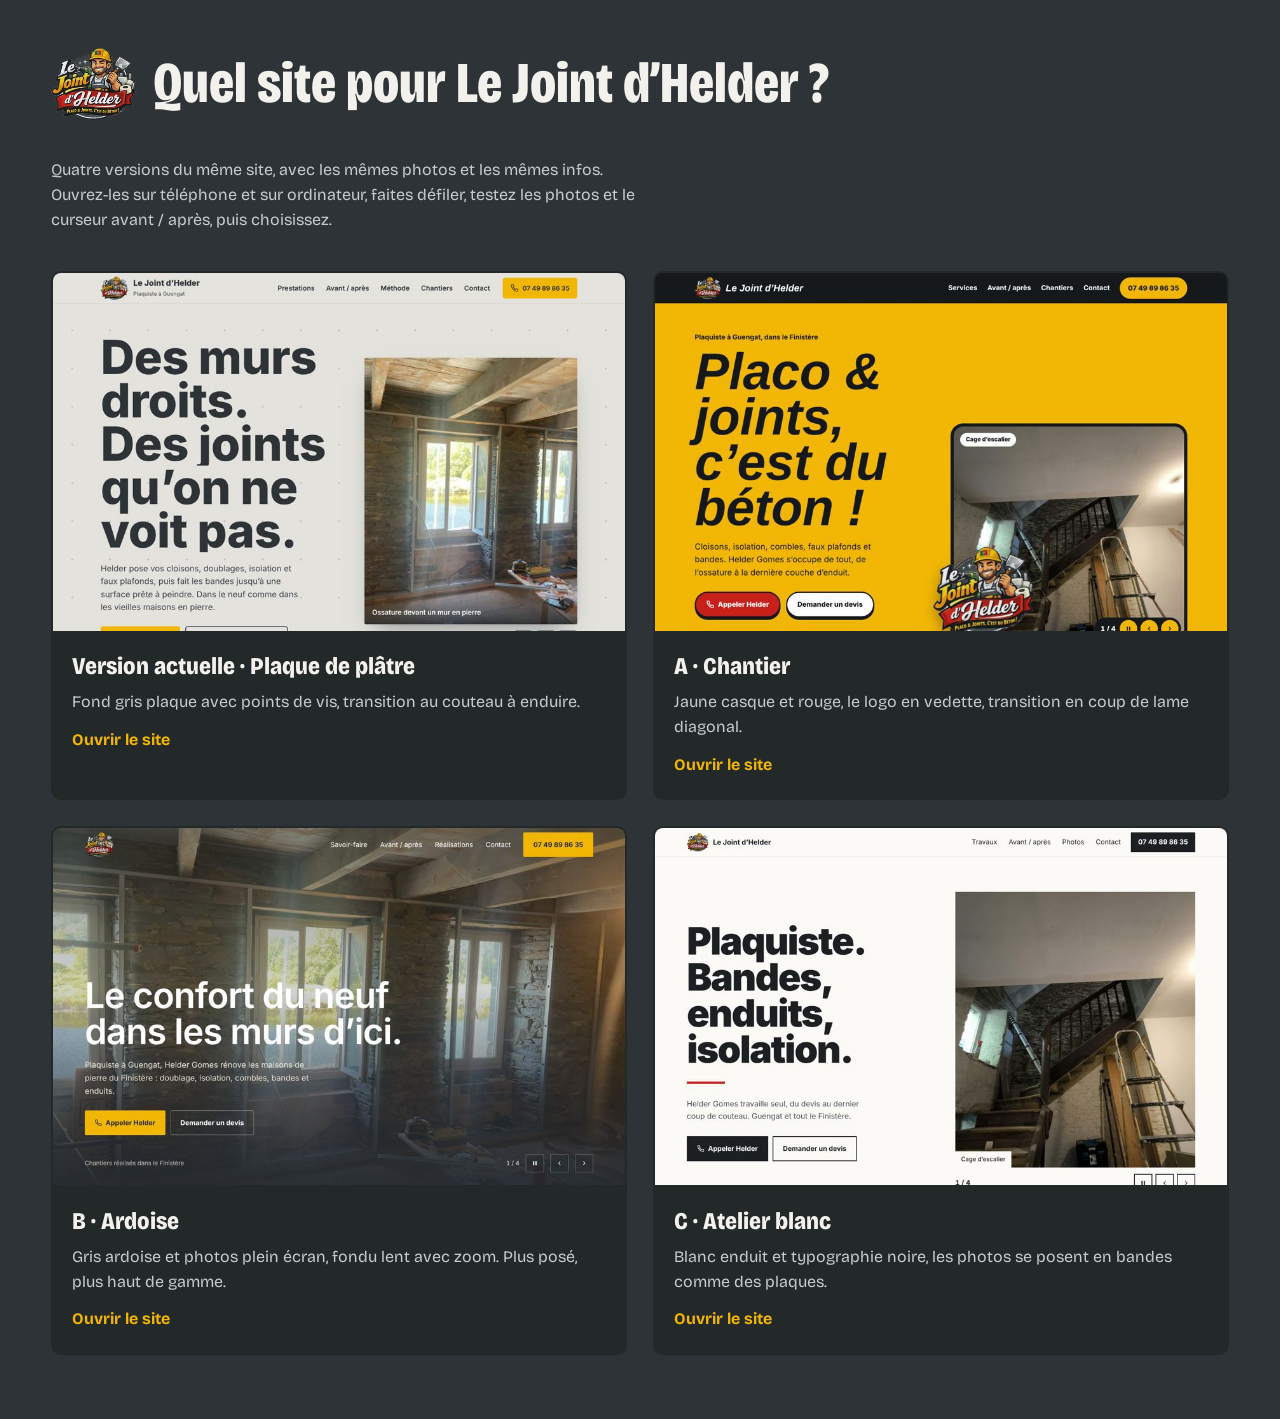
<file: choix/index.html>
<!DOCTYPE html>
<html lang="fr">
<head>
<meta charset="UTF-8">
<meta name="viewport" content="width=device-width, initial-scale=1">
<title>Le Joint d’Helder – Choisir un site</title>
<meta name="robots" content="noindex">
<meta name="theme-color" content="#2d3337">
<link rel="icon" href="../photos/logo-160.png">
<style>
@font-face{font-family:"Bricolage Grotesque";src:url(../fonts/bricolage.woff2) format("woff2");font-weight:200 800;font-stretch:75% 100%;font-display:swap}
</style>
<style>
*{box-sizing:border-box;margin:0;padding:0}
body{font-family:"Bricolage Grotesque",system-ui,sans-serif;background:#2d3337;color:#f3f1ec;line-height:1.55}
.wrap{width:min(1200px,92vw);margin-inline:auto;padding:3rem 0 4rem}
header{display:flex;align-items:center;gap:1rem;margin-bottom:2.4rem}
header img{height:72px;width:auto}
h1{font-weight:800;font-variation-settings:"wdth" 78;font-size:clamp(2.2rem,5vw,3.6rem);line-height:1}
.intro{color:#c9ccce;max-width:60ch;margin-bottom:2.4rem}
.grid{display:grid;grid-template-columns:repeat(2,minmax(0,1fr));gap:1.6rem}
a.card{display:block;text-decoration:none;color:inherit;background:#232829;border-radius:10px;overflow:hidden;border:2px solid transparent;transition:border-color .2s,transform .2s}
a.card:hover{border-color:#f2b705;transform:translateY(-3px)}
a.card:focus-visible{outline:3px solid #f2b705;outline-offset:3px}
.card img{width:100%;height:auto;aspect-ratio:1440/900;object-fit:cover;display:block}
.card div{padding:1.1rem 1.2rem 1.3rem}
.card h2{font-weight:800;font-variation-settings:"wdth" 85;font-size:1.5rem}
.card p{color:#c9ccce;margin-top:.3rem}
.card .go{display:inline-block;margin-top:.8rem;color:#f2b705;font-weight:700}
@media(max-width:720px){.grid{grid-template-columns:1fr}}
</style>
</head>
<body>
<main class="wrap">
  <header><img src="../photos/logo-160.webp" alt="" width="86" height="72"><h1>Quel site pour Le Joint d’Helder&nbsp;?</h1></header>
  <p class="intro">Quatre versions du même site, avec les mêmes photos et les mêmes infos. Ouvrez-les sur téléphone et sur ordinateur, faites défiler, testez les photos et le curseur avant / après, puis choisissez.</p>
  <div class="grid">
    <a class="card" href="../"><img src="actuel.jpg" alt="Aperçu du site actuel" width="900" height="563"><div><h2>Version actuelle · Plaque de plâtre</h2><p>Fond gris plaque avec points de vis, transition au couteau à enduire.</p><span class="go">Ouvrir le site</span></div></a>
    <a class="card" href="../a/"><img src="a.jpg" alt="Aperçu de la maquette A" width="900" height="563"><div><h2>A · Chantier</h2><p>Jaune casque et rouge, le logo en vedette, transition en coup de lame diagonal.</p><span class="go">Ouvrir le site</span></div></a>
    <a class="card" href="../b/"><img src="b.jpg" alt="Aperçu de la maquette B" width="900" height="563"><div><h2>B · Ardoise</h2><p>Gris ardoise et photos plein écran, fondu lent avec zoom. Plus posé, plus haut de gamme.</p><span class="go">Ouvrir le site</span></div></a>
    <a class="card" href="../c/"><img src="c.jpg" alt="Aperçu de la maquette C" width="900" height="563"><div><h2>C · Atelier blanc</h2><p>Blanc enduit et typographie noire, les photos se posent en bandes comme des plaques.</p><span class="go">Ouvrir le site</span></div></a>
  </div>
</main>
</body>
</html>
</file>
<file: shared/base.css>
/* Base commune aux maquettes : reset, accessibilité, visionneuse, mentions légales.
   Chaque site définit --ink, --paper, --accent, --focus. */
*,*::before,*::after{box-sizing:border-box}
*{margin:0;padding:0}
html{scroll-behavior:smooth;scroll-padding-top:90px;-webkit-text-size-adjust:100%}
@media (pointer:fine){html{overscroll-behavior:none}}
img{display:block;max-width:100%;height:auto}
a,button,input,select,textarea,label{touch-action:manipulation;-webkit-tap-highlight-color:transparent}
button{font:inherit;color:inherit}
h1,h2,h3{text-wrap:balance}
:focus-visible{outline:3px solid var(--focus,#2f5da8);outline-offset:3px}
.skip{position:absolute;left:12px;top:-80px;z-index:300;background:var(--ink);color:var(--paper);padding:.75rem 1rem;font-weight:700;text-decoration:none;border-radius:6px}
.skip:focus{top:12px}
.sr{position:absolute;width:1px;height:1px;overflow:hidden;clip:rect(0 0 0 0);white-space:nowrap}

/* visionneuse */
.lb{position:fixed;inset:0;z-index:200;display:none;flex-direction:column;align-items:center;justify-content:center;gap:1rem;padding:4vw;background:rgba(18,20,22,.96);color:#f2f0ea;overscroll-behavior:contain}
.lb.open{display:flex}
.lb-stage{position:relative;width:min(1100px,100%);height:min(76vh,820px)}
.lb-img{position:absolute;inset:0;width:100%;height:100%;object-fit:contain;opacity:0;transition:opacity .6s ease,transform .7s cubic-bezier(.2,.8,.2,1)}
.lb-img.from-r{transform:translateX(50px)}.lb-img.from-l{transform:translateX(-50px)}
.lb-img.on{opacity:1;transform:none}
.lb-img.to-l{opacity:0;transform:translateX(-50px)}.lb-img.to-r{opacity:0;transform:translateX(50px)}
.lb-bar{display:flex;align-items:center;gap:.6rem}
.lb-cap{min-width:16ch;text-align:center;font-size:.95rem}
.lb-btn{width:48px;height:48px;display:grid;place-items:center;border:2px solid currentColor;background:transparent;border-radius:var(--lb-radius,8px);cursor:pointer}
.lb-btn:hover{background:var(--accent);border-color:var(--accent);color:var(--ink)}
.lb-btn svg{width:20px;height:20px}

/* mentions légales */
dialog.ml{max-width:680px;width:92vw;max-height:86vh;margin:auto;border:0;padding:clamp(1.4rem,4vw,2.6rem);background:var(--paper);color:var(--ink);overscroll-behavior:contain;border-radius:var(--ml-radius,8px)}
dialog.ml::backdrop{background:rgba(18,20,22,.75)}
dialog.ml h2{font-size:1.8rem;margin-bottom:.6rem}
dialog.ml h3{font-size:1.02rem;margin:1.2rem 0 .3rem}
dialog.ml p{font-size:.97rem;line-height:1.55;opacity:.85}
dialog.ml .ml-x{position:absolute;top:14px;right:14px;width:44px;height:44px;border:2px solid currentColor;background:transparent;border-radius:8px;cursor:pointer;display:grid;place-items:center}
dialog.ml .ml-x svg{width:18px;height:18px}

@media (prefers-reduced-motion:reduce){*,*::before,*::after{animation:none!important;transition:none!important;scroll-behavior:auto!important}}

/* ===== Animations communes ===== */
/* 1. Écran d'ouverture : un couteau à enduire lisse le joint, puis la page apparaît */
.loader{position:fixed;inset:0;z-index:400;display:grid;place-items:center;background:var(--loader-bg,var(--paper));pointer-events:none;animation:loaderOut .5s 1s cubic-bezier(.7,0,.2,1) forwards}
.loader .seam{position:relative;width:min(320px,70vw);height:14px;border-radius:7px;background:var(--loader-seam,rgba(0,0,0,.12));overflow:hidden}
.loader .seam::after{content:"";position:absolute;inset:0;background:var(--loader-fill,var(--accent));transform-origin:left;transform:scaleX(0);animation:fillSeam .85s .1s cubic-bezier(.65,0,.35,1) forwards}
.loader .knife{position:absolute;top:50%;left:calc(50% - min(160px,35vw));width:54px;height:54px;margin:-46px 0 0 -27px;animation:knifeGo .85s .1s cubic-bezier(.65,0,.35,1) forwards}
@keyframes fillSeam{to{transform:scaleX(1)}}
@keyframes knifeGo{to{transform:translateX(min(320px,70vw))}}
@keyframes loaderOut{to{transform:translateY(-100%)}}
.loader.gone{display:none}

/* 2. Apparition au défilement (data-anim) */
[data-anim]{opacity:0;transform:translateY(28px);transition:opacity .8s ease,transform .9s cubic-bezier(.2,.7,.2,1)}
[data-anim].in{opacity:1;transform:none}
[data-anim-d="1"]{transition-delay:.1s}[data-anim-d="2"]{transition-delay:.2s}[data-anim-d="3"]{transition-delay:.3s}[data-anim-d="4"]{transition-delay:.4s}[data-anim-d="5"]{transition-delay:.5s}

/* 3. Bouton d'appel mobile : petite vibration toutes les 10 secondes */
.fab{animation:ring 10s 3s infinite}
@keyframes ring{0%,6%,100%{transform:none}1%{transform:rotate(-8deg) scale(1.06)}2%{transform:rotate(8deg) scale(1.06)}3%{transform:rotate(-6deg) scale(1.06)}4%{transform:rotate(6deg) scale(1.04)}5%{transform:rotate(-2deg)}}

@media (prefers-reduced-motion:reduce){.loader{display:none}[data-anim]{opacity:1;transform:none}}
</file>
